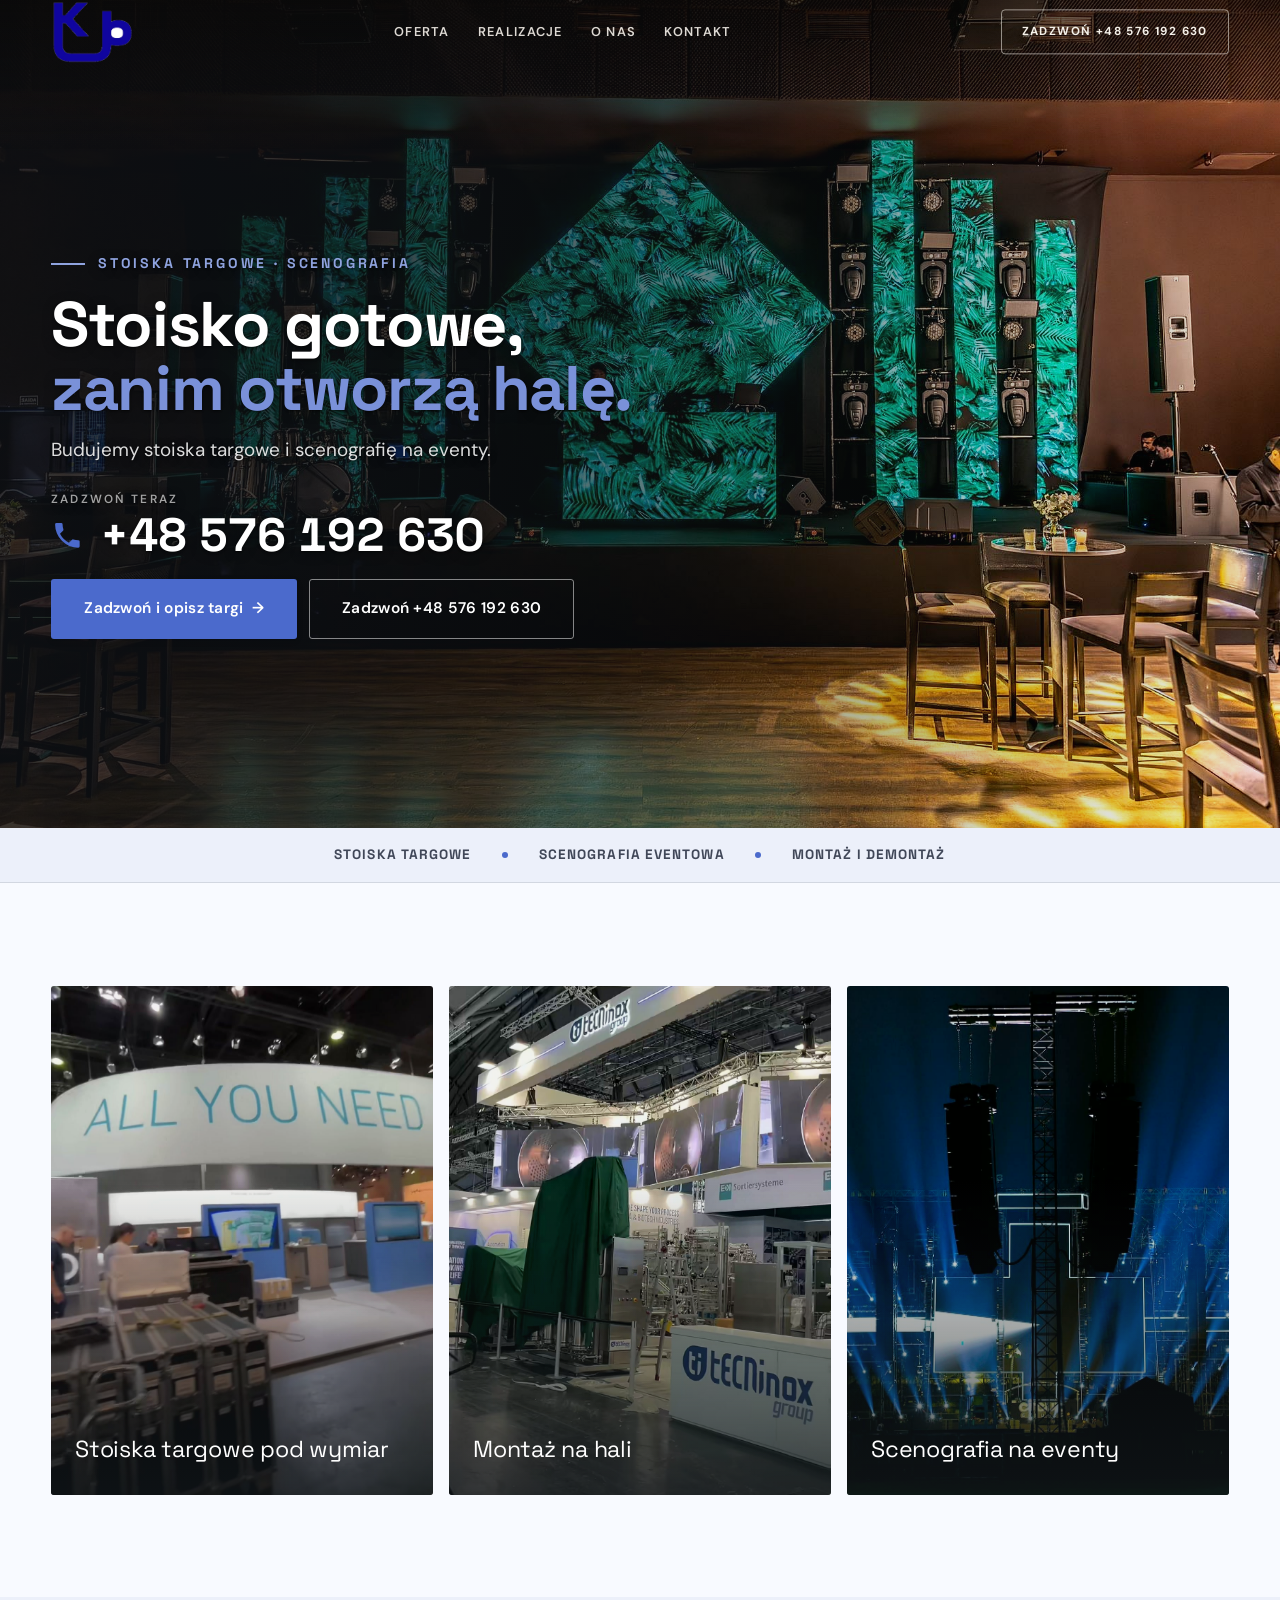
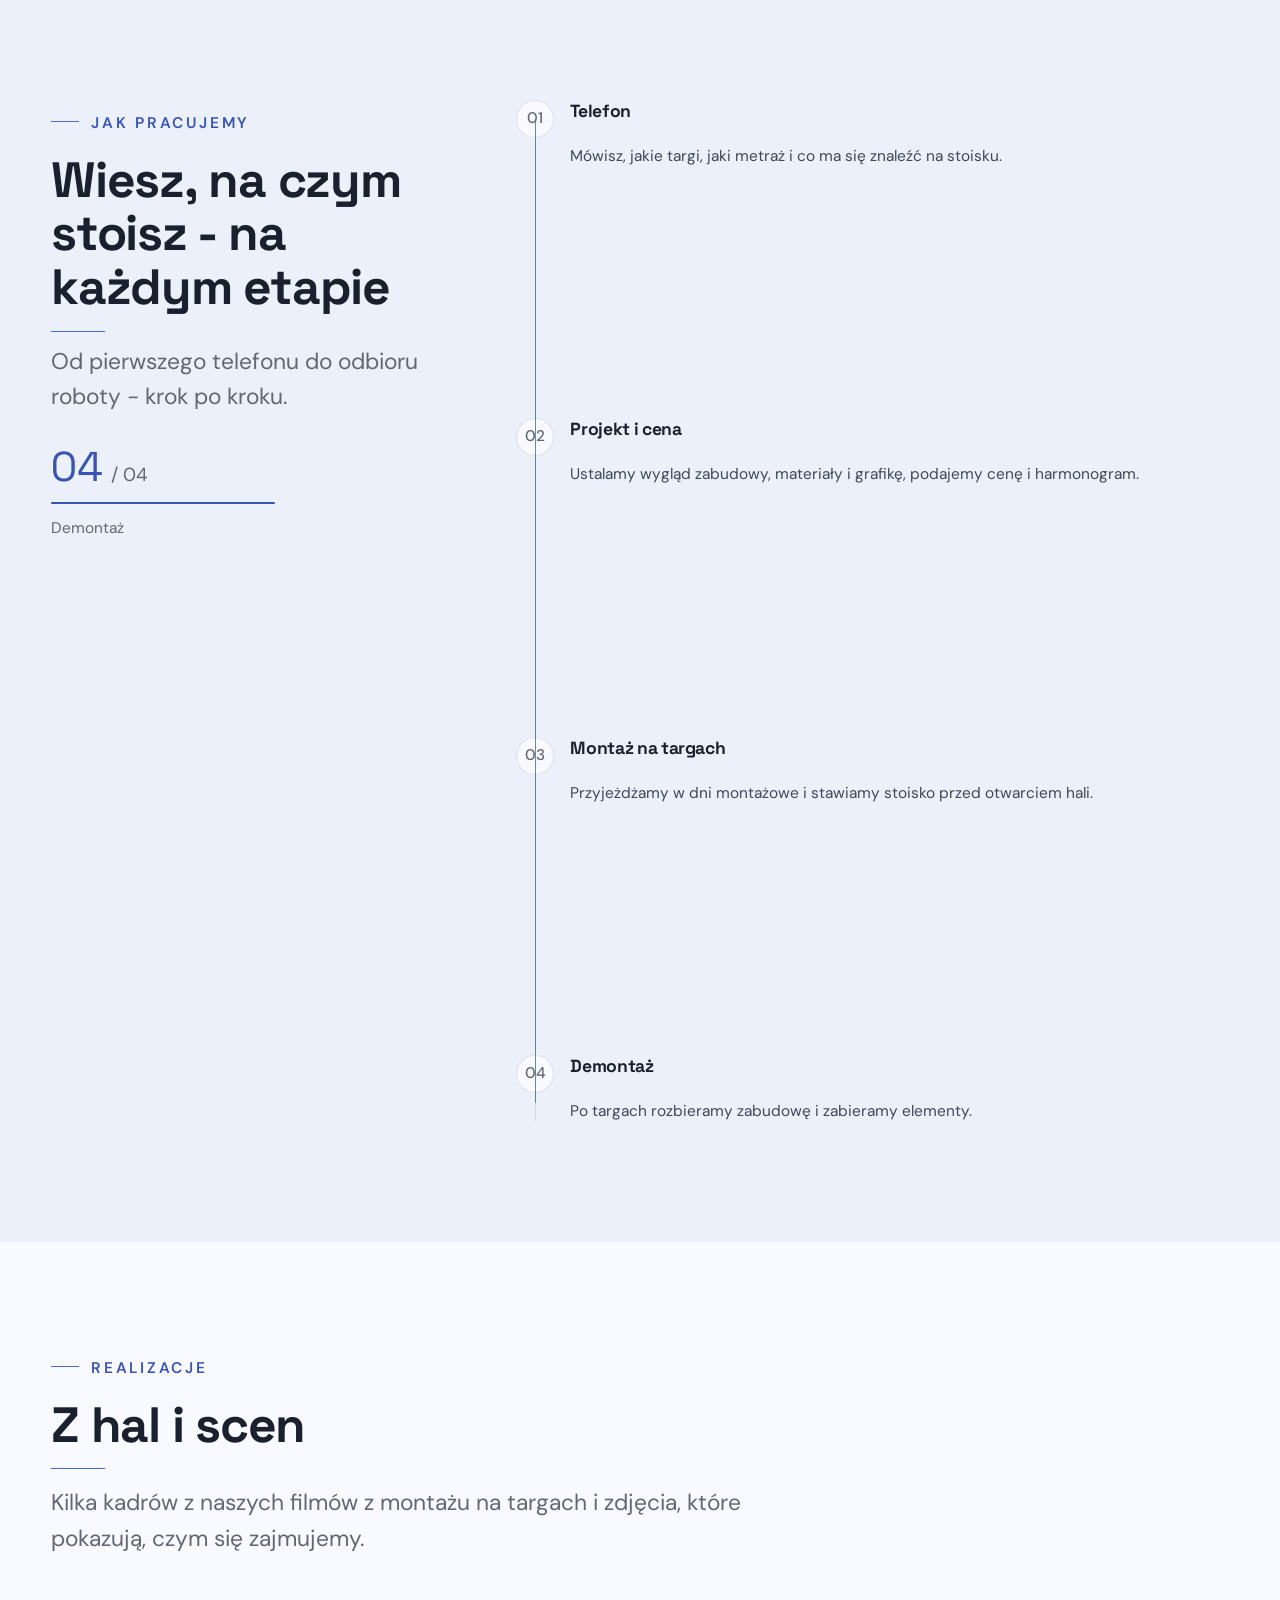
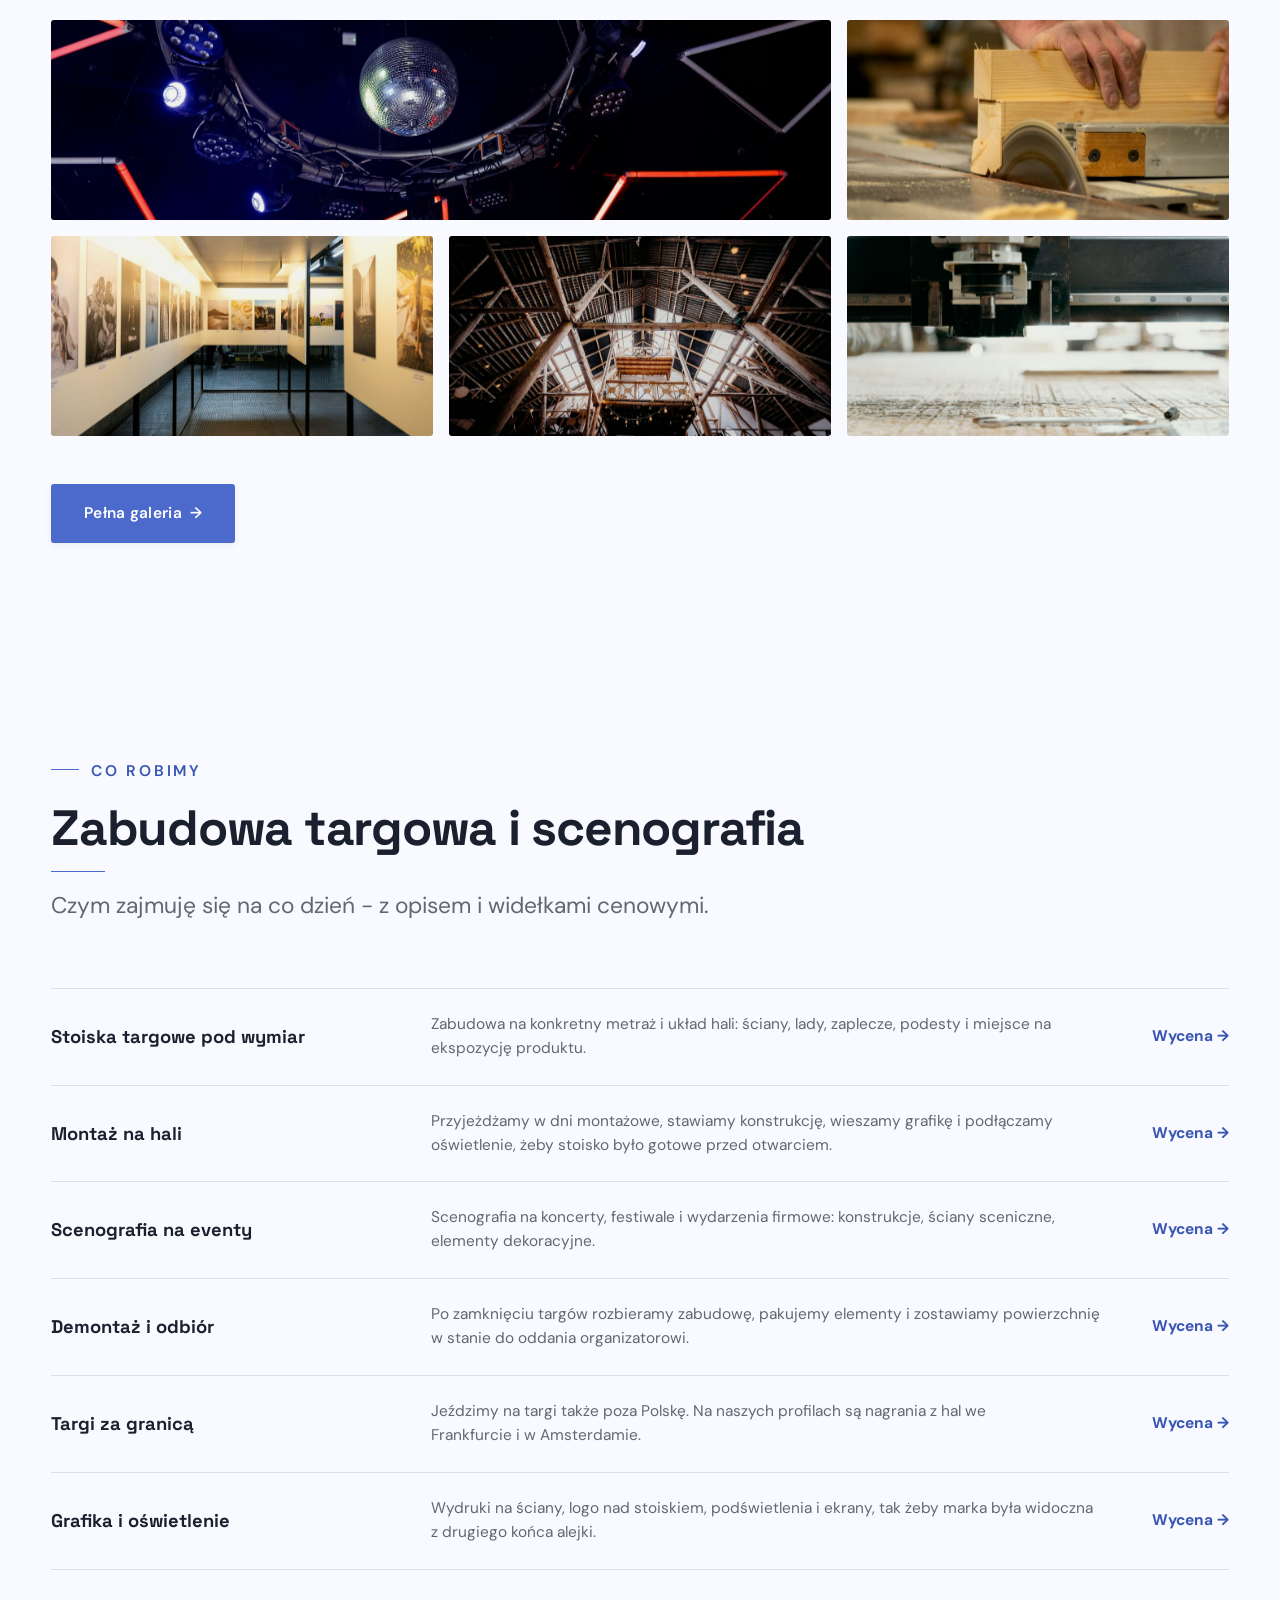
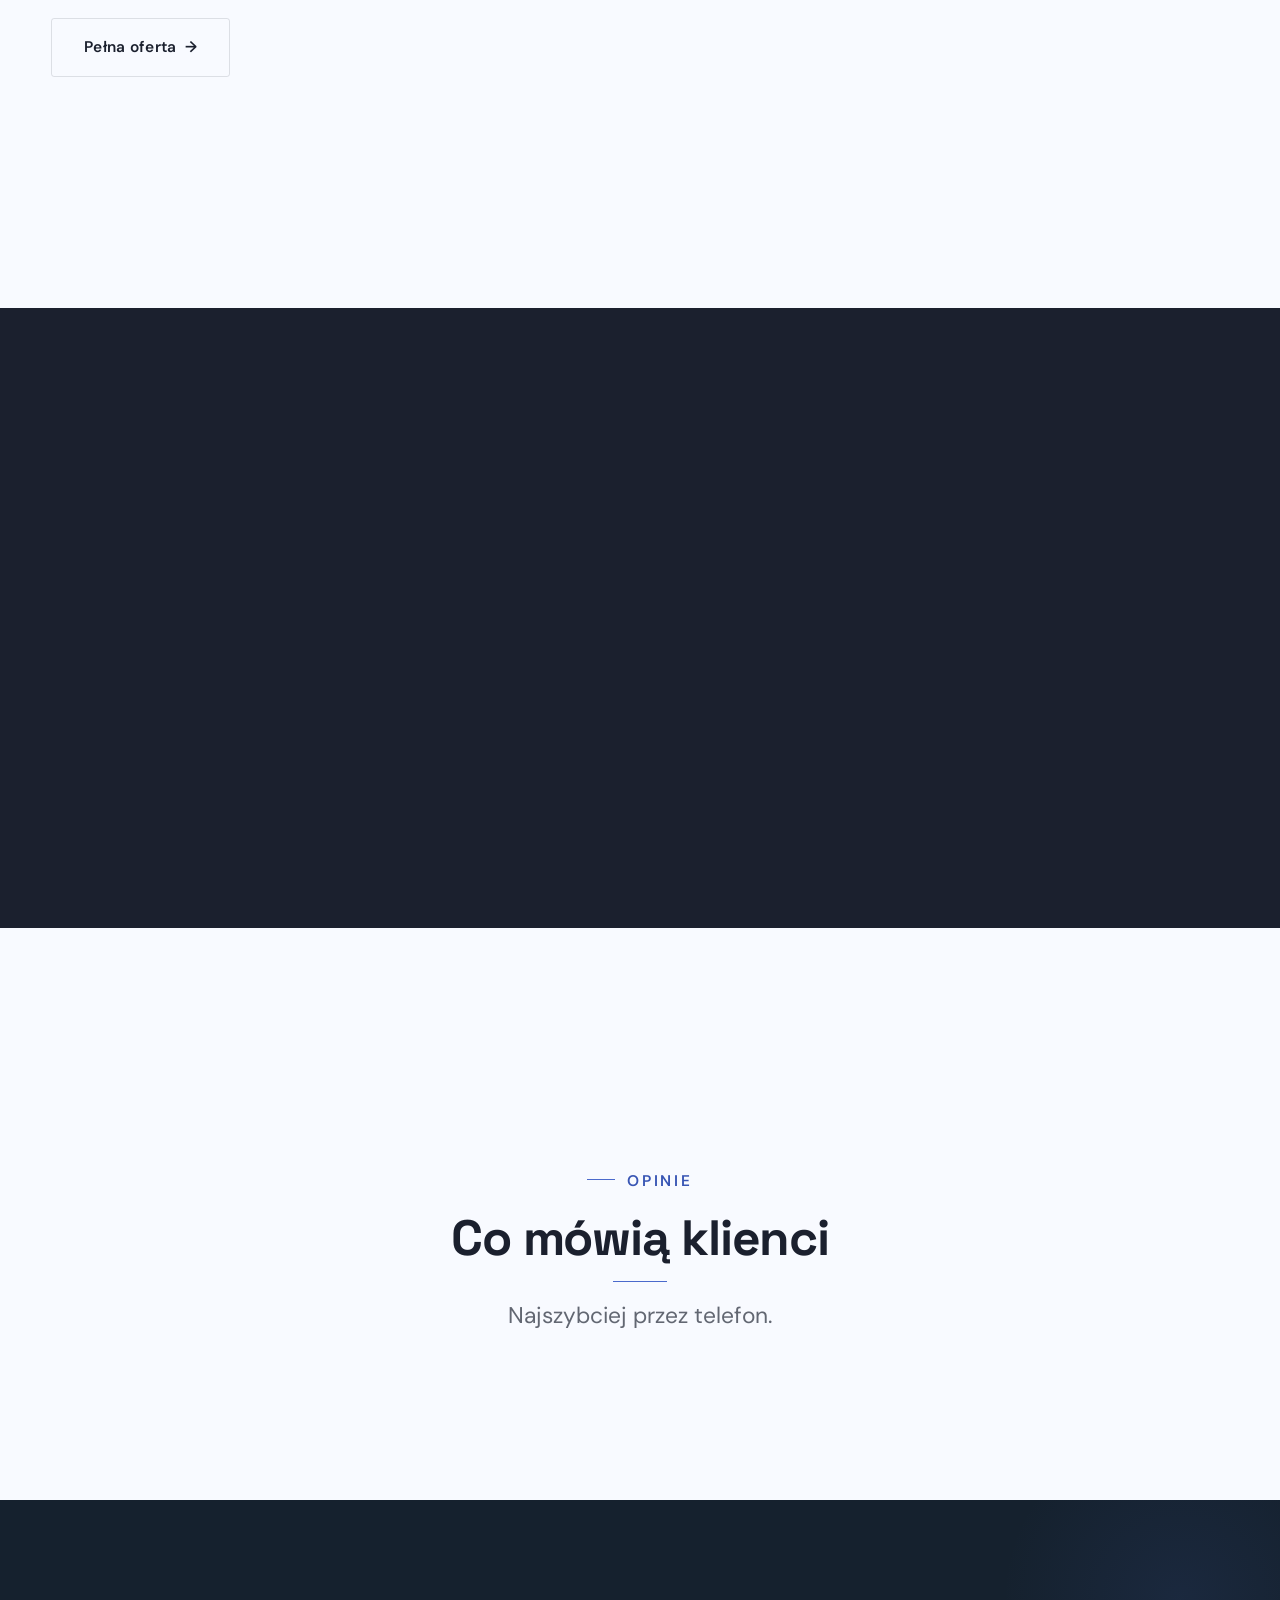
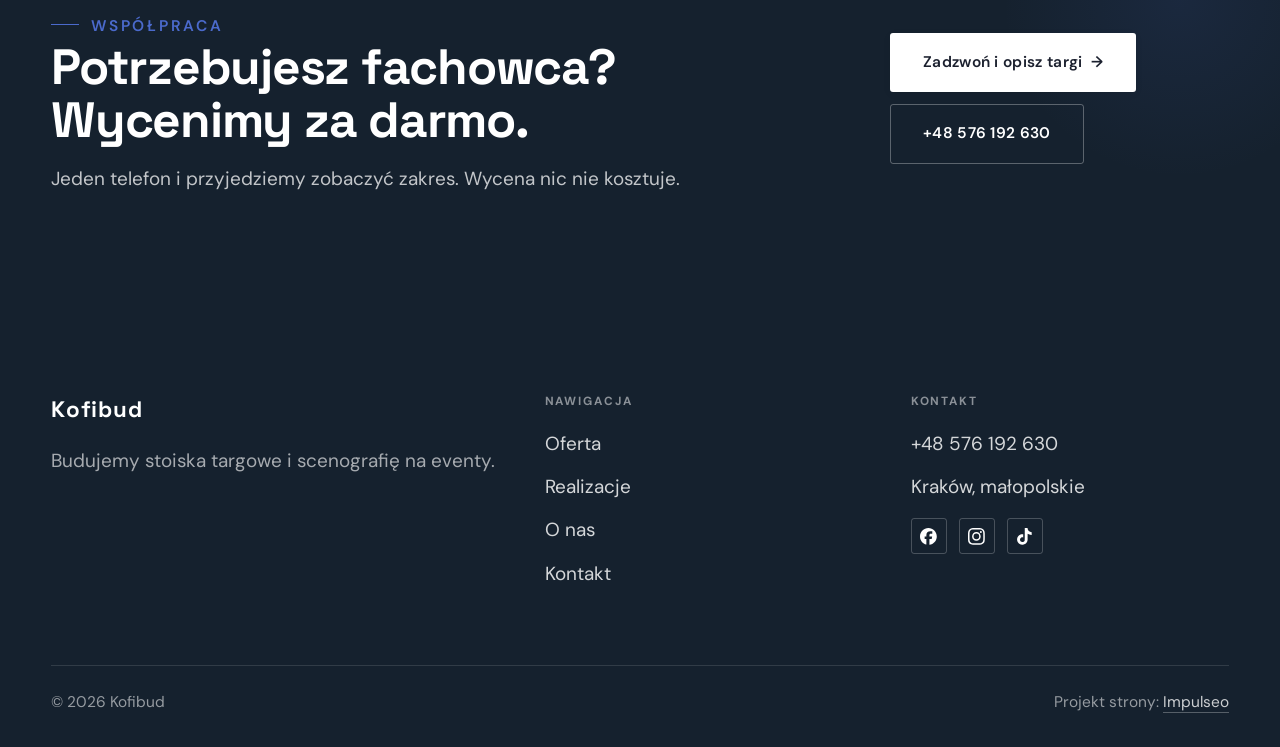
<file: index.html>
<!DOCTYPE html>
<html lang="pl">
<head>
<meta charset="UTF-8">
<meta name="viewport" content="width=device-width, initial-scale=1.0">
<title>Kofibud - stoiska targowe i scenografia</title>
<meta name="description" content="Kofibud: zabudowa stoisk targowych i scenografia na eventy. Projekt, przygotowanie elementów, montaż i demontaż na targach w Polsce i za granicą. Tel. 576 192 630.">
<link rel="canonical" href="https://kris20032.github.io/kofibud/">
<meta name="robots" content="noindex, nofollow">
<meta property="og:type" content="website">
<meta property="og:locale" content="pl_PL">
<meta property="og:site_name" content="Kofibud">
<meta property="og:title" content="Kofibud - stoiska targowe i scenografia">
<meta property="og:description" content="Kofibud: zabudowa stoisk targowych i scenografia na eventy. Projekt, przygotowanie elementów, montaż i demontaż na targach w Polsce i za granicą. Tel. 576 192 630.">
<meta property="og:url" content="https://kris20032.github.io/kofibud/">
<meta property="og:image" content="https://kris20032.github.io/kofibud/img/og.jpg">
<meta property="og:image:width" content="1200">
<meta property="og:image:height" content="630">
<meta name="twitter:card" content="summary_large_image">
<script type="application/ld+json">{"@context": "https://schema.org", "@type": "LocalBusiness", "name": "Kofibud", "url": "https://kris20032.github.io/kofibud/", "telephone": "+48576192630", "image": "https://kris20032.github.io/kofibud/img/og.jpg", "areaServed": "Kraków", "sameAs": ["https://www.facebook.com/Kofibudpl/", "https://www.instagram.com/kofibudpl/", "https://www.tiktok.com/@kofibudpl"]}</script>
<link rel="preconnect" href="https://fonts.googleapis.com">
<link rel="preconnect" href="https://fonts.gstatic.com" crossorigin>
<link href="https://fonts.googleapis.com/css2?family=Space+Grotesk:wght@500;600;700&family=DM+Sans:opsz,wght@9..40,400;9..40,500;9..40,600&display=swap" rel="stylesheet">
<link rel="stylesheet" href="assets/styles.css?v=de22ab3e">
</head>
<body>

<header class="nav">
  <div class="wrap nav-inner">
    <a class="brand brand-has-logo" href="index.html"><img class="brand-logo" src="img/logo.png" alt="Kofibud" width="406" height="315" decoding="async"></a>
    <nav class="nav-links">
      <a href="oferta.html">Oferta</a>
      <a href="realizacje.html">Realizacje</a>
      <a href="o-nas.html">O nas</a>
      <a href="kontakt.html">Kontakt</a>
      <a href="tel:+48576192630" class="btn btn-accent">Zadzwoń +48 576 192 630</a>
    </nav>
    <button class="nav-toggle" aria-label="Menu"><span></span><span></span><span></span></button>
  </div>
</header>

<main>
<section class="hero-fach">
  <img class="hf-photo" src="img/hero.jpg" fetchpriority="high" data-rotate="img/g3.jpg|img/g6.jpg" alt="Kofibud" width="1880" height="1253">
  <div class="hf-panel">
    <div class="hf-inner">
      <span class="hf-kicker">Stoiska targowe · Scenografia</span>
      <h1 class="hf-title">Stoisko gotowe, <em>zanim otworzą halę.</em></h1>
      <p class="hf-lead">Budujemy stoiska targowe i scenografię na eventy.</p>
      <a class="hf-phone" href="tel:+48576192630"><span class="hf-phone-lab">Zadzwoń teraz</span><span class="hf-phone-num"><svg class="ico-tel" width="16" height="16" viewBox="0 0 24 24" fill="none" aria-hidden="true"><path d="M6.6 10.8a15.5 15.5 0 0 0 6.6 6.6l2.2-2.2a1 1 0 0 1 1-.24 11.4 11.4 0 0 0 3.6.58 1 1 0 0 1 1 1V20a1 1 0 0 1-1 1A17 17 0 0 1 3 4a1 1 0 0 1 1-1h3.5a1 1 0 0 1 1 1c0 1.25.2 2.46.58 3.6a1 1 0 0 1-.25 1l-2.23 2.2Z" fill="currentColor"/></svg> +48 576 192 630</span></a>
      <div class="hf-actions">
        <a href="kontakt.html" class="btn btn-accent">Zadzwoń i opisz targi <span class="arr">→</span></a>
        <a href="tel:+48576192630" class="btn btn-ghost hf-ghost">Zadzwoń +48 576 192 630</a>
      </div>
    </div>
  </div>
</section>
<section class="fach-promise">
  <div class="wrap">
    <ul class="fp-row reveal"><li>Stoiska targowe</li><li>Scenografia eventowa</li><li>Montaż i demontaż</li></ul>
  </div>
</section>
<section class="gateways-band">
  <div class="wrap">
    <div class="gateways">
      <a href="oferta.html" class="gateway reveal"><img src="img/g1.jpg" alt="Stoiska targowe pod wymiar" loading="lazy" width="1080" height="1920" decoding="async"><span class="g-ttl">Stoiska targowe pod wymiar</span></a>
      <a href="oferta.html" class="gateway reveal"><img src="img/g2.jpg" alt="Montaż na hali" loading="lazy" width="1080" height="1920" decoding="async"><span class="g-ttl">Montaż na hali</span></a>
      <a href="oferta.html" class="gateway reveal"><img src="img/g4.jpg" alt="Scenografia na eventy" loading="lazy" width="1880" height="1253" decoding="async"><span class="g-ttl">Scenografia na eventy</span></a>
    </div>
  </div>
</section>
<section class="proces proces-os fachowcy">
  <div class="wrap proc-grid">
    <div class="proc-side">
      <div class="head reveal">
        <span class="eyebrow">Jak pracujemy</span>
        <h2>Wiesz, na czym stoisz - na każdym etapie</h2>
        <p>Od pierwszego telefonu do odbioru roboty - krok po kroku.</p>
      </div>
      <div class="proc-count" aria-hidden="true"><span class="pc-cur">01</span><span class="pc-all">/ 04</span></div>
      <div class="proc-bar" aria-hidden="true"><i></i></div>
      <p class="proc-now" aria-hidden="true">Telefon</p>
    </div>
    <ol class="proces-line">
      <li class="reveal"><span class="pno">01</span><h3>Telefon</h3><p>Mówisz, jakie targi, jaki metraż i co ma się znaleźć na stoisku.</p></li>
      <li class="reveal"><span class="pno">02</span><h3>Projekt i cena</h3><p>Ustalamy wygląd zabudowy, materiały i grafikę, podajemy cenę i harmonogram.</p></li>
      <li class="reveal"><span class="pno">03</span><h3>Montaż na targach</h3><p>Przyjeżdżamy w dni montażowe i stawiamy stoisko przed otwarciem hali.</p></li>
      <li class="reveal"><span class="pno">04</span><h3>Demontaż</h3><p>Po targach rozbieramy zabudowę i zabieramy elementy.</p></li>
    </ol>
  </div>
</section>
<section>
  <div class="wrap">
    <div class="head reveal">
      <span class="eyebrow">Realizacje</span>
      <h2>Z hal i scen</h2>
      <p>Kilka kadrów z naszych filmów z montażu na targach i zdjęcia, które pokazują, czym się zajmujemy.</p>
    </div>
    <div class="gallery">
      <div class="tile t-two3 reveal"><img src="img/g5.jpg" alt="Kofibud" loading="lazy" width="1880" height="1253" decoding="async"></div>
      <div class="tile t-third reveal"><img src="img/g7.jpg" alt="Kofibud" loading="lazy" width="1796" height="1152" decoding="async"></div>
      <div class="tile t-third reveal"><img src="img/g8.jpg" alt="Kofibud" loading="lazy" width="1880" height="1253" decoding="async"></div>
      <div class="tile t-third reveal"><img src="img/g9.jpg" alt="Kofibud" loading="lazy" width="1880" height="1253" decoding="async"></div>
      <div class="tile t-third reveal"><img src="img/g10.jpg" alt="Kofibud" loading="lazy" width="1840" height="1218" decoding="async"></div>
    </div>
    <div style="margin-top:var(--space-7)" class="reveal"><a href="realizacje.html" class="btn btn-accent">Pełna galeria <span class="arr">→</span></a></div>
  </div>
</section>
<section class="fach-uslugi">
  <div class="wrap">
    <div class="head reveal">
      <span class="eyebrow">Co robimy</span>
      <h2>Zabudowa targowa i scenografia</h2>
      <p>Czym zajmuję się na co dzień - z opisem i widełkami cenowymi.</p>
    </div>
    <ul class="fu-list">
      <li class="fu-row reveal"><div class="fu-name">Stoiska targowe pod wymiar</div><div class="fu-desc">Zabudowa na konkretny metraż i układ hali: ściany, lady, zaplecze, podesty i miejsce na ekspozycję produktu.</div><a class="fu-cta" href="kontakt.html">Wycena <span class="arr">→</span></a></li>
      <li class="fu-row reveal"><div class="fu-name">Montaż na hali</div><div class="fu-desc">Przyjeżdżamy w dni montażowe, stawiamy konstrukcję, wieszamy grafikę i podłączamy oświetlenie, żeby stoisko było gotowe przed otwarciem.</div><a class="fu-cta" href="kontakt.html">Wycena <span class="arr">→</span></a></li>
      <li class="fu-row reveal"><div class="fu-name">Scenografia na eventy</div><div class="fu-desc">Scenografia na koncerty, festiwale i wydarzenia firmowe: konstrukcje, ściany sceniczne, elementy dekoracyjne.</div><a class="fu-cta" href="kontakt.html">Wycena <span class="arr">→</span></a></li>
      <li class="fu-row reveal"><div class="fu-name">Demontaż i odbiór</div><div class="fu-desc">Po zamknięciu targów rozbieramy zabudowę, pakujemy elementy i zostawiamy powierzchnię w stanie do oddania organizatorowi.</div><a class="fu-cta" href="kontakt.html">Wycena <span class="arr">→</span></a></li>
      <li class="fu-row reveal"><div class="fu-name">Targi za granicą</div><div class="fu-desc">Jeździmy na targi także poza Polskę. Na naszych profilach są nagrania z hal we Frankfurcie i w Amsterdamie.</div><a class="fu-cta" href="kontakt.html">Wycena <span class="arr">→</span></a></li>
      <li class="fu-row reveal"><div class="fu-name">Grafika i oświetlenie</div><div class="fu-desc">Wydruki na ściany, logo nad stoiskiem, podświetlenia i ekrany, tak żeby marka była widoczna z drugiego końca alejki.</div><a class="fu-cta" href="kontakt.html">Wycena <span class="arr">→</span></a></li>
    </ul>
    <div style="margin-top:var(--space-7)" class="reveal"><a href="oferta.html" class="btn btn-ghost">Pełna oferta <span class="arr">→</span></a></div>
  </div>
</section>
<section class="stopklatka" aria-hidden="true">
  <div class="stk-bg" style="background-image:url(img/g11.jpg)"></div>
</section>
<section class="opinie op-fallback">
  <div class="wrap">
    <div class="head center reveal">
      <span class="eyebrow">Opinie</span>
      <h2>Co mówią klienci</h2>
      <p>Najszybciej przez telefon.</p>
    </div>
  </div>
</section>
<section class="cta">
  <div class="wrap">
    <div class="reveal">
      <span class="eyebrow">Współpraca</span>
      <h2>Potrzebujesz fachowca? Wycenimy za darmo.</h2>
      <p>Jeden telefon i przyjedziemy zobaczyć zakres. Wycena nic nie kosztuje.</p>
    </div>
    <div class="cta-actions reveal">
      <a href="kontakt.html" class="btn btn-light">Zadzwoń i opisz targi <span class="arr">→</span></a>
      <a href="tel:+48576192630" class="btn btn-ghost btn-ghost-cta">+48 576 192 630</a>
    </div>
  </div>
</section>
</main>

<footer>
  <div class="wrap">
    <div class="foot-grid">
      <div class="foot-brand">
        <div class="name">Kofibud</div>
        <p>Budujemy stoiska targowe i scenografię na eventy.</p>
      </div>
      <div class="foot-col">
        <h4>Nawigacja</h4>
        <a href="oferta.html">Oferta</a>
        <a href="realizacje.html">Realizacje</a>
        <a href="o-nas.html">O nas</a>
        <a href="kontakt.html">Kontakt</a>
      </div>
      <div class="foot-col">
        <h4>Kontakt</h4>
        <a href="tel:+48576192630">+48 576 192 630</a>
        <p>Kraków, małopolskie</p>
      <div class="foot-soc">
        <a class="soc" href="https://www.facebook.com/Kofibudpl/" target="_blank" rel="noopener" aria-label="Facebook - Kofibud"><svg viewBox="0 0 24 24" aria-hidden="true" focusable="false"><path d="M9.101 23.691v-7.98H6.627v-3.667h2.474v-1.58c0-4.085 1.848-5.978 5.858-5.978.401 0 .955.042 1.468.103a8.68 8.68 0 0 1 1.141.195v3.325a8.623 8.623 0 0 0-.653-.036 26.805 26.805 0 0 0-.733-.009c-.707 0-1.259.096-1.675.309a1.686 1.686 0 0 0-.679.622c-.258.42-.374.995-.374 1.752v1.297h3.919l-.386 2.103-.287 1.564h-3.246v8.245C19.396 23.238 24 18.179 24 12.044c0-6.627-5.373-12-12-12s-12 5.373-12 12c0 5.628 3.874 10.35 9.101 11.647Z" fill="currentColor"/></svg></a>
        <a class="soc" href="https://www.instagram.com/kofibudpl/" target="_blank" rel="noopener" aria-label="Instagram - Kofibud"><svg viewBox="0 0 24 24" aria-hidden="true" focusable="false"><path d="M7.0301.084c-1.2768.0602-2.1487.264-2.911.5634-.7888.3075-1.4575.72-2.1228 1.3877-.6652.6677-1.075 1.3368-1.3802 2.127-.2954.7638-.4956 1.6365-.552 2.914-.0564 1.2775-.0689 1.6882-.0626 4.947.0062 3.2586.0206 3.6671.0825 4.9473.061 1.2765.264 2.1482.5635 2.9107.308.7889.72 1.4573 1.388 2.1228.6679.6655 1.3365 1.0743 2.1285 1.38.7632.295 1.6361.4961 2.9134.552 1.2773.056 1.6884.069 4.9462.0627 3.2578-.0062 3.668-.0207 4.9478-.0814 1.28-.0607 2.147-.2652 2.9098-.5633.7889-.3086 1.4578-.72 2.1228-1.3881.665-.6682 1.0745-1.3378 1.3795-2.1284.2957-.7632.4966-1.636.552-2.9124.056-1.2809.0692-1.6898.063-4.948-.0063-3.2583-.021-3.6668-.0817-4.9465-.0607-1.2797-.264-2.1487-.5633-2.9117-.3084-.7889-.72-1.4568-1.3876-2.1228C21.2982 1.33 20.628.9208 19.8378.6165 19.074.321 18.2017.1197 16.9244.0645 15.6471.0093 15.236-.005 11.977.0014 8.718.0076 8.31.0215 7.0301.0839m.1402 21.6932c-1.17-.0509-1.8053-.2453-2.2287-.408-.5606-.216-.96-.4771-1.3819-.895-.422-.4178-.6811-.8186-.9-1.378-.1644-.4234-.3624-1.058-.4171-2.228-.0595-1.2645-.072-1.6442-.079-4.848-.007-3.2037.0053-3.583.0607-4.848.05-1.169.2456-1.805.408-2.2282.216-.5613.4762-.96.895-1.3816.4188-.4217.8184-.6814 1.3783-.9003.423-.1651 1.0575-.3614 2.227-.4171 1.2655-.06 1.6447-.072 4.848-.079 3.2033-.007 3.5835.005 4.8495.0608 1.169.0508 1.8053.2445 2.228.408.5608.216.96.4754 1.3816.895.4217.4194.6816.8176.9005 1.3787.1653.4217.3617 1.056.4169 2.2263.0602 1.2655.0739 1.645.0796 4.848.0058 3.203-.0055 3.5834-.061 4.848-.051 1.17-.245 1.8055-.408 2.2294-.216.5604-.4763.96-.8954 1.3814-.419.4215-.8181.6811-1.3783.9-.4224.1649-1.0577.3617-2.2262.4174-1.2656.0595-1.6448.072-4.8493.079-3.2045.007-3.5825-.006-4.848-.0608M16.953 5.5864A1.44 1.44 0 1 0 18.39 4.144a1.44 1.44 0 0 0-1.437 1.4424M5.8385 12.012c.0067 3.4032 2.7706 6.1557 6.173 6.1493 3.4026-.0065 6.157-2.7701 6.1506-6.1733-.0065-3.4032-2.771-6.1565-6.174-6.1498-3.403.0067-6.156 2.771-6.1496 6.1738M8 12.0077a4 4 0 1 1 4.008 3.9921A3.9996 3.9996 0 0 1 8 12.0077" fill="currentColor"/></svg></a>
        <a class="soc" href="https://www.tiktok.com/@kofibudpl" target="_blank" rel="noopener" aria-label="TikTok - Kofibud"><svg viewBox="0 0 24 24" aria-hidden="true" focusable="false"><path d="M12.525.02c1.31-.02 2.61-.01 3.91-.02.08 1.53.63 3.09 1.75 4.17 1.12 1.11 2.7 1.62 4.24 1.79v4.03c-1.44-.05-2.89-.35-4.2-.97-.57-.26-1.1-.59-1.62-.93-.01 2.92.01 5.84-.02 8.75-.08 1.4-.54 2.79-1.35 3.94-1.31 1.92-3.58 3.17-5.91 3.21-1.43.08-2.86-.31-4.08-1.03-2.02-1.19-3.44-3.37-3.65-5.71-.02-.5-.03-1-.01-1.49.18-1.9 1.12-3.72 2.58-4.96 1.66-1.44 3.98-2.13 6.15-1.72.02 1.48-.04 2.96-.04 4.44-.99-.32-2.15-.23-3.02.37-.63.41-1.11 1.04-1.36 1.75-.21.51-.15 1.07-.14 1.61.24 1.64 1.82 3.02 3.5 2.87 1.12-.01 2.19-.66 2.77-1.61.19-.33.4-.67.41-1.06.1-1.79.06-3.57.07-5.36.01-4.03-.01-8.05.02-12.07z" fill="currentColor"/></svg></a>
      </div>
      </div>
    </div>
    <div class="foot-bot">
      <span>© 2026 Kofibud</span>
      <span>Projekt strony: <a class="foot-credit" href="https://impulseo.pl" target="_blank" rel="noopener">Impulseo</a></span>
    </div>
  </div>
</footer>
<div class="sticky-call"><a class="sc-call" href="tel:+48576192630"><svg class="ico-tel" width="16" height="16" viewBox="0 0 24 24" fill="none" aria-hidden="true"><path d="M6.6 10.8a15.5 15.5 0 0 0 6.6 6.6l2.2-2.2a1 1 0 0 1 1-.24 11.4 11.4 0 0 0 3.6.58 1 1 0 0 1 1 1V20a1 1 0 0 1-1 1A17 17 0 0 1 3 4a1 1 0 0 1 1-1h3.5a1 1 0 0 1 1 1c0 1.25.2 2.46.58 3.6a1 1 0 0 1-.25 1l-2.23 2.2Z" fill="currentColor"/></svg> Zadzwoń</a><a class="sc-quote" href="kontakt.html">Zadzwoń i opisz targi</a></div>
<div class="demo-wazne" data-do="2026-11-08" data-cykl="3" hidden><svg class="dw-ico" width="13" height="13" viewBox="0 0 24 24" fill="none" aria-hidden="true"><circle cx="12" cy="12" r="8.6" stroke="currentColor" stroke-width="1.8"/><path d="M12 7.2V12l3.3 2" stroke="currentColor" stroke-width="1.8" stroke-linecap="round"/></svg><span class="dw-txt"></span></div>

<script src="assets/main.js"></script>
</body>
</html>
</file>
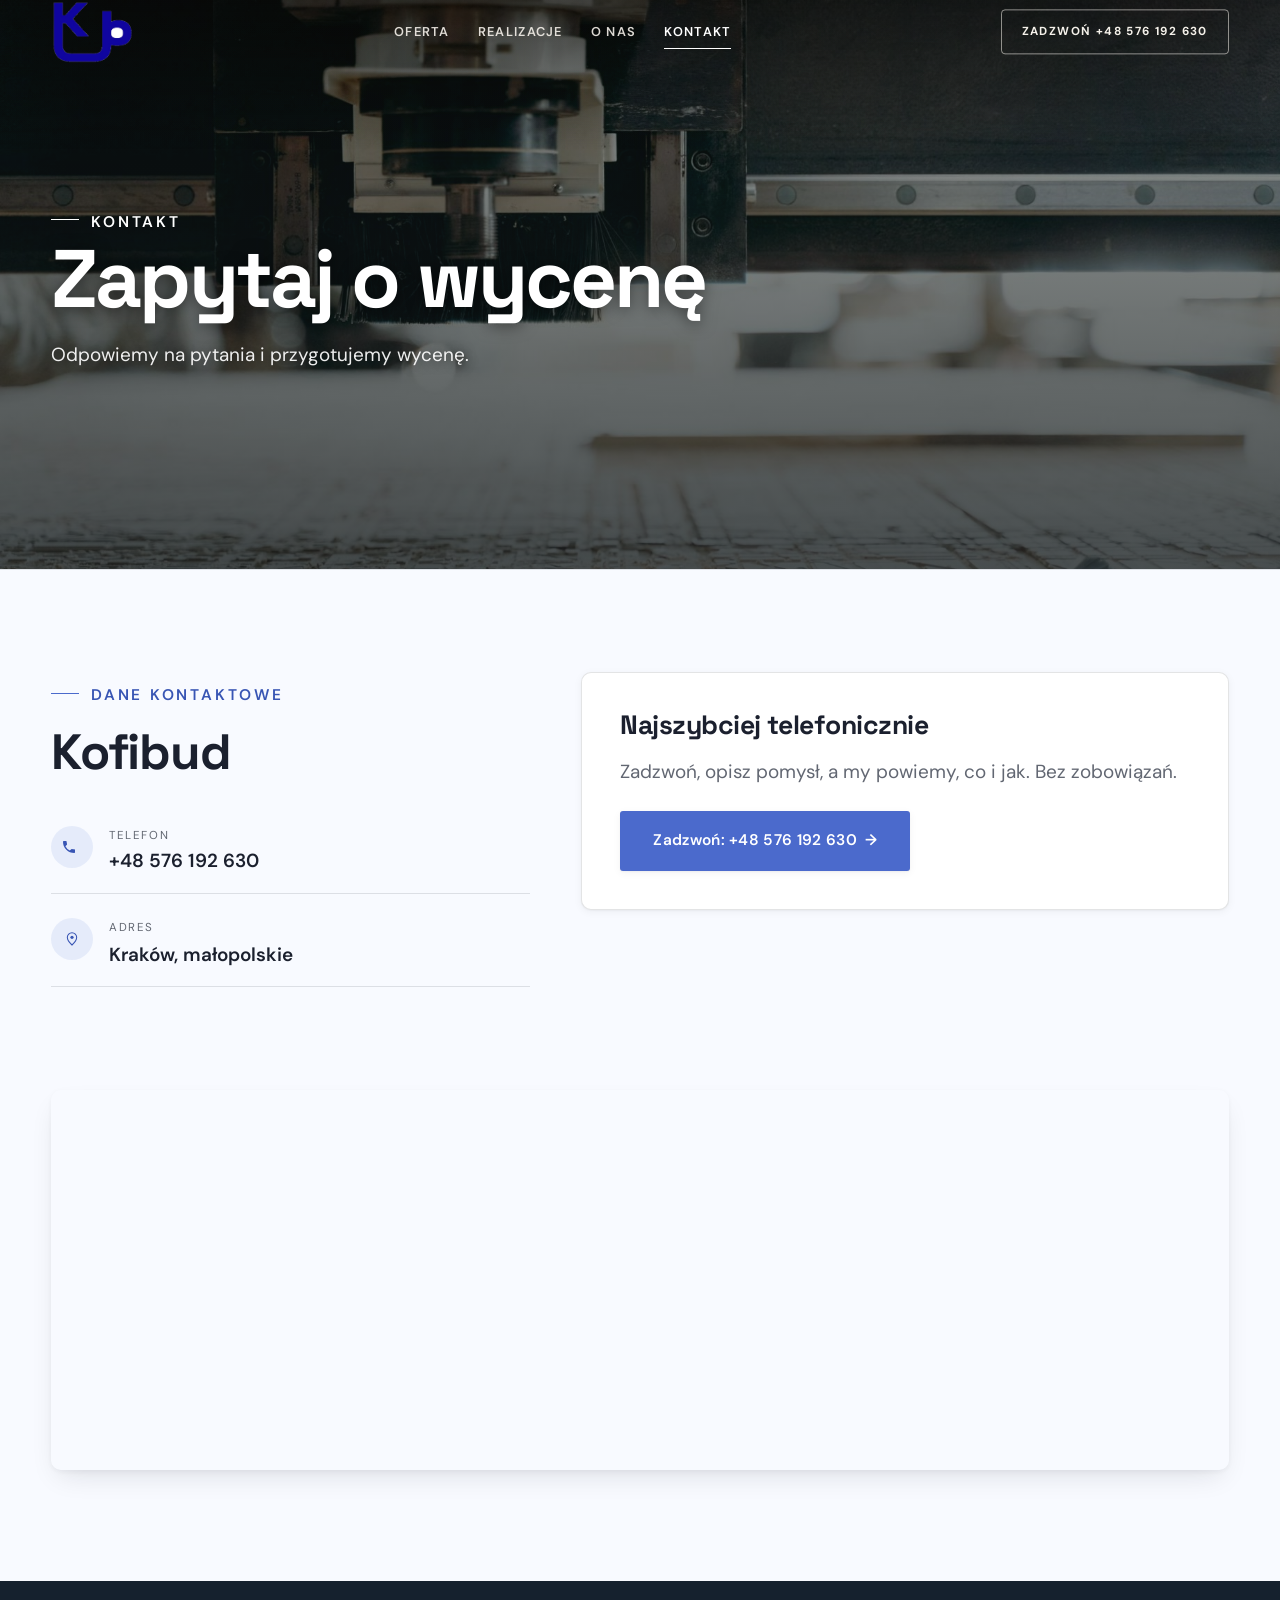
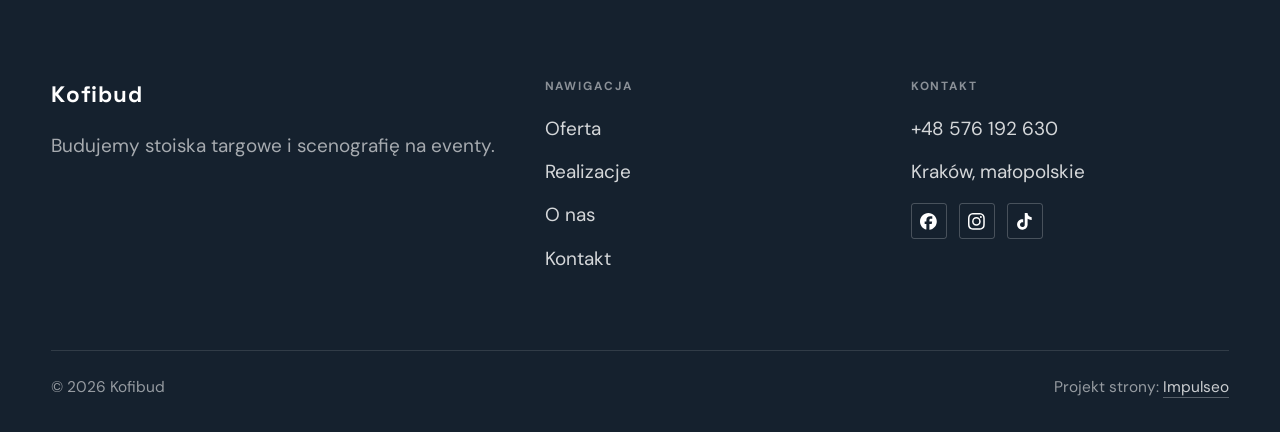
<file: kontakt.html>
<!DOCTYPE html>
<html lang="pl">
<head>
<meta charset="UTF-8">
<meta name="viewport" content="width=device-width, initial-scale=1.0">
<title>Kontakt - Kofibud</title>
<meta name="description" content="Kontakt Kofibud - Kraków, małopolskie">
<link rel="canonical" href="https://kris20032.github.io/kofibud/kontakt.html">
<meta name="robots" content="noindex, nofollow">
<meta property="og:type" content="website">
<meta property="og:locale" content="pl_PL">
<meta property="og:site_name" content="Kofibud">
<meta property="og:title" content="Kontakt - Kofibud">
<meta property="og:description" content="Kontakt Kofibud - Kraków, małopolskie">
<meta property="og:url" content="https://kris20032.github.io/kofibud/kontakt.html">
<meta property="og:image" content="https://kris20032.github.io/kofibud/img/og.jpg">
<meta property="og:image:width" content="1200">
<meta property="og:image:height" content="630">
<meta name="twitter:card" content="summary_large_image">
<link rel="preconnect" href="https://fonts.googleapis.com">
<link rel="preconnect" href="https://fonts.gstatic.com" crossorigin>
<link href="https://fonts.googleapis.com/css2?family=Space+Grotesk:wght@500;600;700&family=DM+Sans:opsz,wght@9..40,400;9..40,500;9..40,600&display=swap" rel="stylesheet">
<link rel="stylesheet" href="assets/styles.css?v=de22ab3e">
</head>
<body>

<header class="nav">
  <div class="wrap nav-inner">
    <a class="brand brand-has-logo" href="index.html"><img class="brand-logo" src="img/logo.png" alt="Kofibud" width="406" height="315" decoding="async"></a>
    <nav class="nav-links">
      <a href="oferta.html">Oferta</a>
      <a href="realizacje.html">Realizacje</a>
      <a href="o-nas.html">O nas</a>
      <a href="kontakt.html" class="active" aria-current="page">Kontakt</a>
      <a href="tel:+48576192630" class="btn btn-accent">Zadzwoń +48 576 192 630</a>
    </nav>
    <button class="nav-toggle" aria-label="Menu"><span></span><span></span><span></span></button>
  </div>
</header>

<main>
<section class="pagehead">
  <img src="img/g10.jpg" alt="Kofibud - Zapytaj o wycenę" width="1880" height="1253" decoding="async">
  <div class="wrap">
    <span class="eyebrow">Kontakt</span>
    <h1>Zapytaj o wycenę</h1>
    <p>Odpowiemy na pytania i przygotujemy wycenę.</p>
  </div>
</section>
<section>
  <div class="wrap contact-grid">
    <div class="reveal">
      <span class="eyebrow">Dane kontaktowe</span>
      <h2 style="margin:var(--space-4) 0 var(--space-6)">Kofibud</h2>
      <div class="info-list">
        <div class="info-row"><div class="ic"><svg class="ico-tel" width="16" height="16" viewBox="0 0 24 24" fill="none" aria-hidden="true"><path d="M6.6 10.8a15.5 15.5 0 0 0 6.6 6.6l2.2-2.2a1 1 0 0 1 1-.24 11.4 11.4 0 0 0 3.6.58 1 1 0 0 1 1 1V20a1 1 0 0 1-1 1A17 17 0 0 1 3 4a1 1 0 0 1 1-1h3.5a1 1 0 0 1 1 1c0 1.25.2 2.46.58 3.6a1 1 0 0 1-.25 1l-2.23 2.2Z" fill="currentColor"/></svg></div><div><div class="lbl">Telefon</div><a class="val" href="tel:+48576192630">+48 576 192 630</a></div></div>
        <div class="info-row"><div class="ic"><svg class="ico-pin" width="16" height="16" viewBox="0 0 24 24" fill="none" aria-hidden="true"><path d="M12 21s7-6.1 7-11.5A7 7 0 0 0 5 9.5C5 14.9 12 21 12 21Z" stroke="currentColor" stroke-width="1.6" fill="none"/><circle cx="12" cy="9.5" r="2.4" fill="currentColor"/></svg></div><div><div class="lbl">Adres</div><div class="val">Kraków, małopolskie</div></div></div>
      </div>
    </div>
    <div class="reveal">
      <div class="form">
        <h3 style="margin-bottom:var(--space-4)">Najszybciej telefonicznie</h3>
        <p class="muted" style="margin-bottom:var(--space-5)">Zadzwoń, opisz pomysł, a my powiemy, co i jak. Bez zobowiązań.</p>
        <a href="tel:+48576192630" class="btn btn-accent" style="justify-content:center">Zadzwoń: +48 576 192 630 <span class="arr">→</span></a>
      </div>
    </div>
  </div>
</section>
<section style="padding-top:0">
  <div class="wrap reveal">
    <iframe class="map" title="Kofibud - Kraków" src="https://maps.google.com/maps?q=49.8880769%2C19.2216376&z=15&output=embed" loading="lazy" referrerpolicy="no-referrer-when-downgrade"></iframe>
  </div>
</section>
</main>

<footer>
  <div class="wrap">
    <div class="foot-grid">
      <div class="foot-brand">
        <div class="name">Kofibud</div>
        <p>Budujemy stoiska targowe i scenografię na eventy.</p>
      </div>
      <div class="foot-col">
        <h4>Nawigacja</h4>
        <a href="oferta.html">Oferta</a>
        <a href="realizacje.html">Realizacje</a>
        <a href="o-nas.html">O nas</a>
        <a href="kontakt.html">Kontakt</a>
      </div>
      <div class="foot-col">
        <h4>Kontakt</h4>
        <a href="tel:+48576192630">+48 576 192 630</a>
        <p>Kraków, małopolskie</p>
      <div class="foot-soc">
        <a class="soc" href="https://www.facebook.com/Kofibudpl/" target="_blank" rel="noopener" aria-label="Facebook - Kofibud"><svg viewBox="0 0 24 24" aria-hidden="true" focusable="false"><path d="M9.101 23.691v-7.98H6.627v-3.667h2.474v-1.58c0-4.085 1.848-5.978 5.858-5.978.401 0 .955.042 1.468.103a8.68 8.68 0 0 1 1.141.195v3.325a8.623 8.623 0 0 0-.653-.036 26.805 26.805 0 0 0-.733-.009c-.707 0-1.259.096-1.675.309a1.686 1.686 0 0 0-.679.622c-.258.42-.374.995-.374 1.752v1.297h3.919l-.386 2.103-.287 1.564h-3.246v8.245C19.396 23.238 24 18.179 24 12.044c0-6.627-5.373-12-12-12s-12 5.373-12 12c0 5.628 3.874 10.35 9.101 11.647Z" fill="currentColor"/></svg></a>
        <a class="soc" href="https://www.instagram.com/kofibudpl/" target="_blank" rel="noopener" aria-label="Instagram - Kofibud"><svg viewBox="0 0 24 24" aria-hidden="true" focusable="false"><path d="M7.0301.084c-1.2768.0602-2.1487.264-2.911.5634-.7888.3075-1.4575.72-2.1228 1.3877-.6652.6677-1.075 1.3368-1.3802 2.127-.2954.7638-.4956 1.6365-.552 2.914-.0564 1.2775-.0689 1.6882-.0626 4.947.0062 3.2586.0206 3.6671.0825 4.9473.061 1.2765.264 2.1482.5635 2.9107.308.7889.72 1.4573 1.388 2.1228.6679.6655 1.3365 1.0743 2.1285 1.38.7632.295 1.6361.4961 2.9134.552 1.2773.056 1.6884.069 4.9462.0627 3.2578-.0062 3.668-.0207 4.9478-.0814 1.28-.0607 2.147-.2652 2.9098-.5633.7889-.3086 1.4578-.72 2.1228-1.3881.665-.6682 1.0745-1.3378 1.3795-2.1284.2957-.7632.4966-1.636.552-2.9124.056-1.2809.0692-1.6898.063-4.948-.0063-3.2583-.021-3.6668-.0817-4.9465-.0607-1.2797-.264-2.1487-.5633-2.9117-.3084-.7889-.72-1.4568-1.3876-2.1228C21.2982 1.33 20.628.9208 19.8378.6165 19.074.321 18.2017.1197 16.9244.0645 15.6471.0093 15.236-.005 11.977.0014 8.718.0076 8.31.0215 7.0301.0839m.1402 21.6932c-1.17-.0509-1.8053-.2453-2.2287-.408-.5606-.216-.96-.4771-1.3819-.895-.422-.4178-.6811-.8186-.9-1.378-.1644-.4234-.3624-1.058-.4171-2.228-.0595-1.2645-.072-1.6442-.079-4.848-.007-3.2037.0053-3.583.0607-4.848.05-1.169.2456-1.805.408-2.2282.216-.5613.4762-.96.895-1.3816.4188-.4217.8184-.6814 1.3783-.9003.423-.1651 1.0575-.3614 2.227-.4171 1.2655-.06 1.6447-.072 4.848-.079 3.2033-.007 3.5835.005 4.8495.0608 1.169.0508 1.8053.2445 2.228.408.5608.216.96.4754 1.3816.895.4217.4194.6816.8176.9005 1.3787.1653.4217.3617 1.056.4169 2.2263.0602 1.2655.0739 1.645.0796 4.848.0058 3.203-.0055 3.5834-.061 4.848-.051 1.17-.245 1.8055-.408 2.2294-.216.5604-.4763.96-.8954 1.3814-.419.4215-.8181.6811-1.3783.9-.4224.1649-1.0577.3617-2.2262.4174-1.2656.0595-1.6448.072-4.8493.079-3.2045.007-3.5825-.006-4.848-.0608M16.953 5.5864A1.44 1.44 0 1 0 18.39 4.144a1.44 1.44 0 0 0-1.437 1.4424M5.8385 12.012c.0067 3.4032 2.7706 6.1557 6.173 6.1493 3.4026-.0065 6.157-2.7701 6.1506-6.1733-.0065-3.4032-2.771-6.1565-6.174-6.1498-3.403.0067-6.156 2.771-6.1496 6.1738M8 12.0077a4 4 0 1 1 4.008 3.9921A3.9996 3.9996 0 0 1 8 12.0077" fill="currentColor"/></svg></a>
        <a class="soc" href="https://www.tiktok.com/@kofibudpl" target="_blank" rel="noopener" aria-label="TikTok - Kofibud"><svg viewBox="0 0 24 24" aria-hidden="true" focusable="false"><path d="M12.525.02c1.31-.02 2.61-.01 3.91-.02.08 1.53.63 3.09 1.75 4.17 1.12 1.11 2.7 1.62 4.24 1.79v4.03c-1.44-.05-2.89-.35-4.2-.97-.57-.26-1.1-.59-1.62-.93-.01 2.92.01 5.84-.02 8.75-.08 1.4-.54 2.79-1.35 3.94-1.31 1.92-3.58 3.17-5.91 3.21-1.43.08-2.86-.31-4.08-1.03-2.02-1.19-3.44-3.37-3.65-5.71-.02-.5-.03-1-.01-1.49.18-1.9 1.12-3.72 2.58-4.96 1.66-1.44 3.98-2.13 6.15-1.72.02 1.48-.04 2.96-.04 4.44-.99-.32-2.15-.23-3.02.37-.63.41-1.11 1.04-1.36 1.75-.21.51-.15 1.07-.14 1.61.24 1.64 1.82 3.02 3.5 2.87 1.12-.01 2.19-.66 2.77-1.61.19-.33.4-.67.41-1.06.1-1.79.06-3.57.07-5.36.01-4.03-.01-8.05.02-12.07z" fill="currentColor"/></svg></a>
      </div>
      </div>
    </div>
    <div class="foot-bot">
      <span>© 2026 Kofibud</span>
      <span>Projekt strony: <a class="foot-credit" href="https://impulseo.pl" target="_blank" rel="noopener">Impulseo</a></span>
    </div>
  </div>
</footer>
<div class="sticky-call"><a class="sc-call" href="tel:+48576192630"><svg class="ico-tel" width="16" height="16" viewBox="0 0 24 24" fill="none" aria-hidden="true"><path d="M6.6 10.8a15.5 15.5 0 0 0 6.6 6.6l2.2-2.2a1 1 0 0 1 1-.24 11.4 11.4 0 0 0 3.6.58 1 1 0 0 1 1 1V20a1 1 0 0 1-1 1A17 17 0 0 1 3 4a1 1 0 0 1 1-1h3.5a1 1 0 0 1 1 1c0 1.25.2 2.46.58 3.6a1 1 0 0 1-.25 1l-2.23 2.2Z" fill="currentColor"/></svg> Zadzwoń</a><a class="sc-quote" href="kontakt.html">Zadzwoń i opisz targi</a></div>
<div class="demo-wazne" data-do="2026-11-08" data-cykl="3" hidden><svg class="dw-ico" width="13" height="13" viewBox="0 0 24 24" fill="none" aria-hidden="true"><circle cx="12" cy="12" r="8.6" stroke="currentColor" stroke-width="1.8"/><path d="M12 7.2V12l3.3 2" stroke="currentColor" stroke-width="1.8" stroke-linecap="round"/></svg><span class="dw-txt"></span></div>

<script src="assets/main.js"></script>
</body>
</html>
</file>
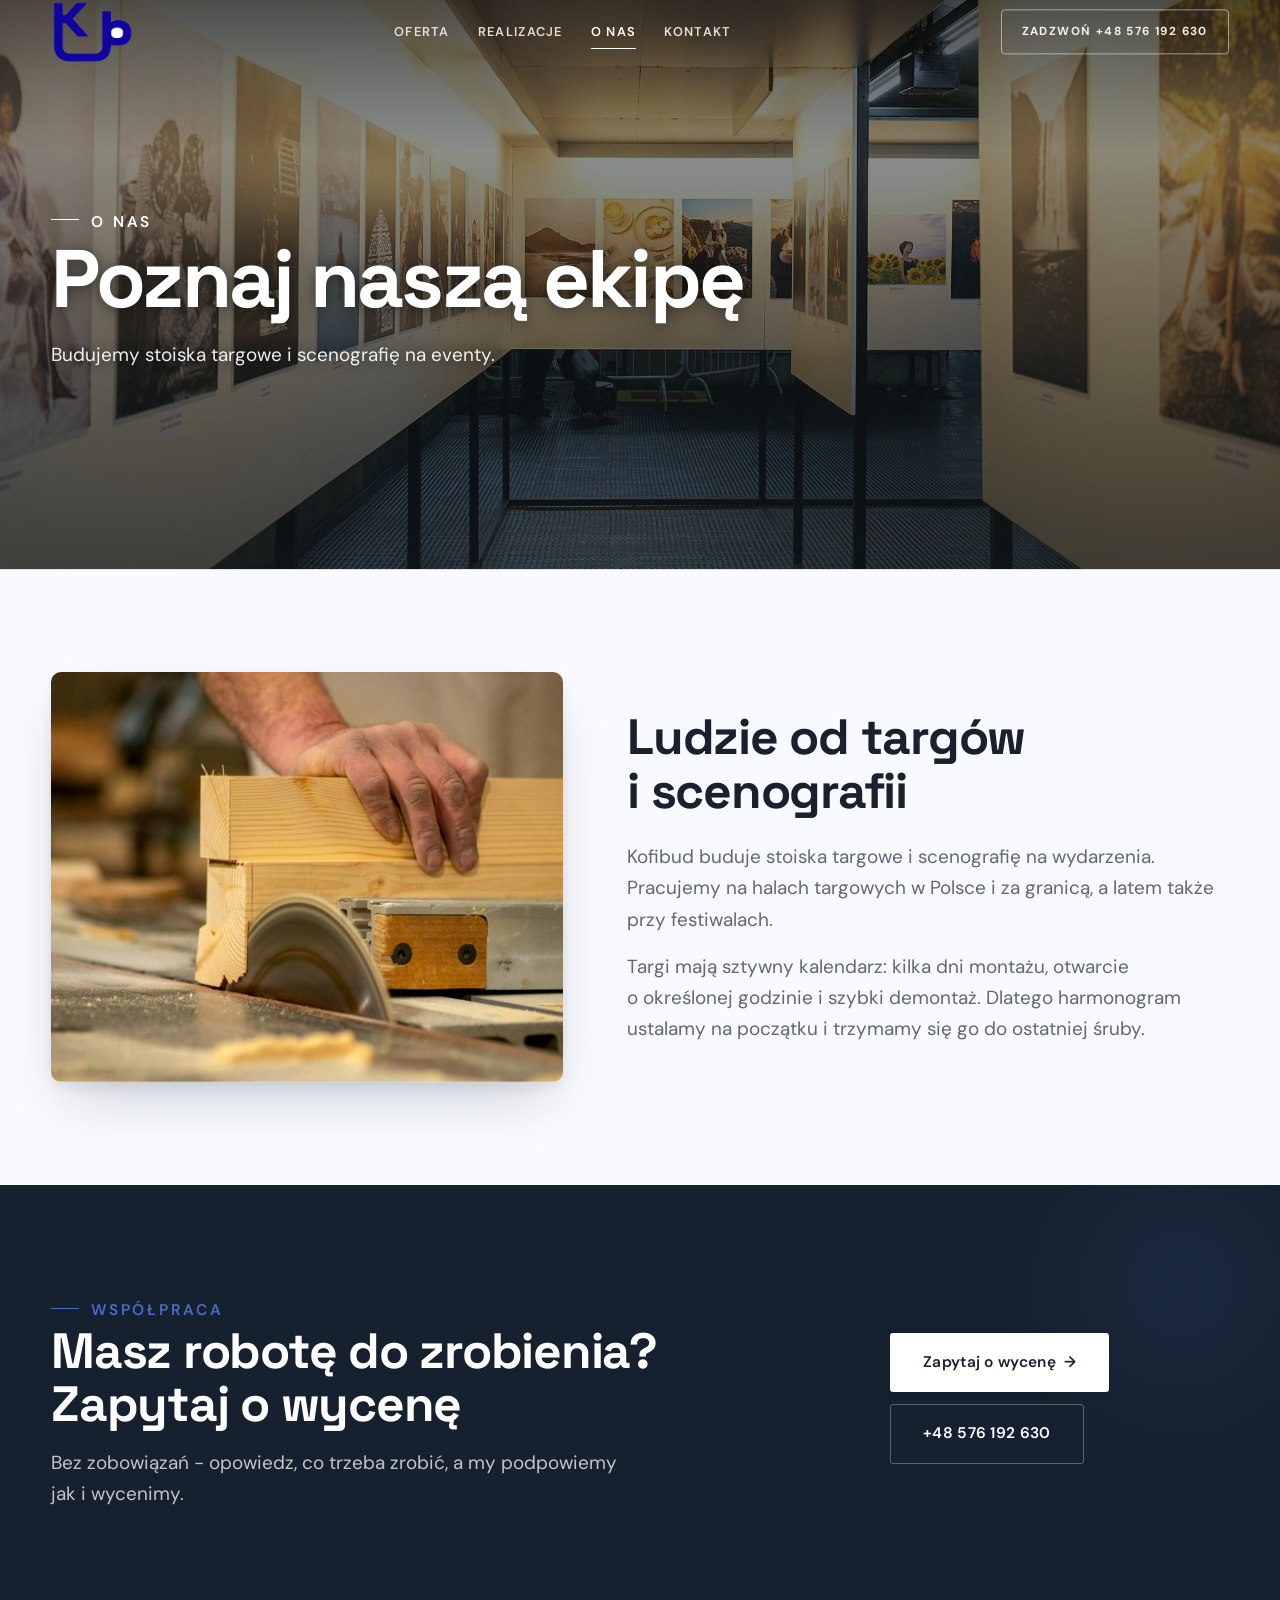
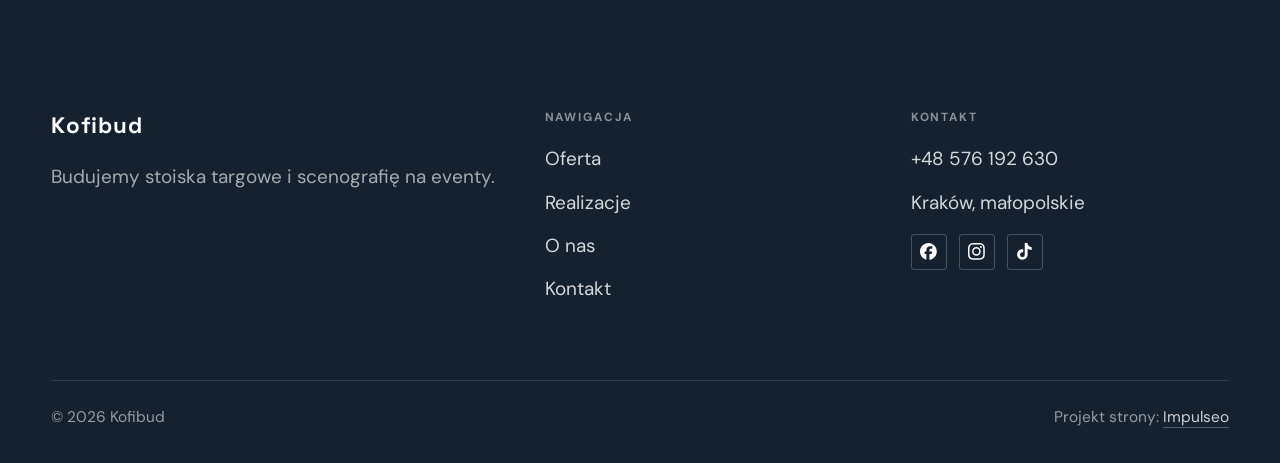
<file: o-nas.html>
<!DOCTYPE html>
<html lang="pl">
<head>
<meta charset="UTF-8">
<meta name="viewport" content="width=device-width, initial-scale=1.0">
<title>O nas - Kofibud</title>
<meta name="description" content="Kofibud: zabudowa stoisk targowych i scenografia na eventy. Projekt, przygotowanie elementów, montaż i demontaż na targach w Polsce i za granicą. Tel. 576 192 630.">
<link rel="canonical" href="https://kris20032.github.io/kofibud/o-nas.html">
<meta name="robots" content="noindex, nofollow">
<meta property="og:type" content="website">
<meta property="og:locale" content="pl_PL">
<meta property="og:site_name" content="Kofibud">
<meta property="og:title" content="O nas - Kofibud">
<meta property="og:description" content="Kofibud: zabudowa stoisk targowych i scenografia na eventy. Projekt, przygotowanie elementów, montaż i demontaż na targach w Polsce i za granicą. Tel. 576 192 630.">
<meta property="og:url" content="https://kris20032.github.io/kofibud/o-nas.html">
<meta property="og:image" content="https://kris20032.github.io/kofibud/img/og.jpg">
<meta property="og:image:width" content="1200">
<meta property="og:image:height" content="630">
<meta name="twitter:card" content="summary_large_image">
<link rel="preconnect" href="https://fonts.googleapis.com">
<link rel="preconnect" href="https://fonts.gstatic.com" crossorigin>
<link href="https://fonts.googleapis.com/css2?family=Space+Grotesk:wght@500;600;700&family=DM+Sans:opsz,wght@9..40,400;9..40,500;9..40,600&display=swap" rel="stylesheet">
<link rel="stylesheet" href="assets/styles.css?v=de22ab3e">
</head>
<body>

<header class="nav">
  <div class="wrap nav-inner">
    <a class="brand brand-has-logo" href="index.html"><img class="brand-logo" src="img/logo.png" alt="Kofibud" width="406" height="315" decoding="async"></a>
    <nav class="nav-links">
      <a href="oferta.html">Oferta</a>
      <a href="realizacje.html">Realizacje</a>
      <a href="o-nas.html" class="active" aria-current="page">O nas</a>
      <a href="kontakt.html">Kontakt</a>
      <a href="tel:+48576192630" class="btn btn-accent">Zadzwoń +48 576 192 630</a>
    </nav>
    <button class="nav-toggle" aria-label="Menu"><span></span><span></span><span></span></button>
  </div>
</header>

<main>
<section class="pagehead">
  <img src="img/g8.jpg" alt="Kofibud - Poznaj naszą ekipę" width="1880" height="1253" decoding="async">
  <div class="wrap">
    <span class="eyebrow">O nas</span>
    <h1>Poznaj naszą ekipę</h1>
    <p>Budujemy stoiska targowe i scenografię na eventy.</p>
  </div>
</section>
<section>
  <div class="wrap split">
    <div class="split-art reveal"><img src="img/g7.jpg" alt="Kofibud" loading="lazy" width="1796" height="1152" decoding="async"></div>
    <div class="split-copy reveal">
      <h2>Ludzie od targów i scenografii</h2>
      <p class="muted">Kofibud buduje stoiska targowe i scenografię na wydarzenia. Pracujemy na halach targowych w Polsce i za granicą, a latem także przy festiwalach.</p>
      <p class="muted">Targi mają sztywny kalendarz: kilka dni montażu, otwarcie o określonej godzinie i szybki demontaż. Dlatego harmonogram ustalamy na początku i trzymamy się go do ostatniej śruby.</p>
    </div>
  </div>
</section>


<section class="cta">
  <div class="wrap">
    <div class="reveal">
      <span class="eyebrow">Współpraca</span>
      <h2>Masz robotę do zrobienia? Zapytaj o wycenę</h2>
      <p>Bez zobowiązań - opowiedz, co trzeba zrobić, a my podpowiemy jak i wycenimy.</p>
    </div>
    <div class="cta-actions reveal">
      <a href="kontakt.html" class="btn btn-light">Zapytaj o wycenę <span class="arr">→</span></a>
      <a href="tel:+48576192630" class="btn btn-ghost btn-ghost-cta">+48 576 192 630</a>
    </div>
  </div>
</section>
</main>

<footer>
  <div class="wrap">
    <div class="foot-grid">
      <div class="foot-brand">
        <div class="name">Kofibud</div>
        <p>Budujemy stoiska targowe i scenografię na eventy.</p>
      </div>
      <div class="foot-col">
        <h4>Nawigacja</h4>
        <a href="oferta.html">Oferta</a>
        <a href="realizacje.html">Realizacje</a>
        <a href="o-nas.html">O nas</a>
        <a href="kontakt.html">Kontakt</a>
      </div>
      <div class="foot-col">
        <h4>Kontakt</h4>
        <a href="tel:+48576192630">+48 576 192 630</a>
        <p>Kraków, małopolskie</p>
      <div class="foot-soc">
        <a class="soc" href="https://www.facebook.com/Kofibudpl/" target="_blank" rel="noopener" aria-label="Facebook - Kofibud"><svg viewBox="0 0 24 24" aria-hidden="true" focusable="false"><path d="M9.101 23.691v-7.98H6.627v-3.667h2.474v-1.58c0-4.085 1.848-5.978 5.858-5.978.401 0 .955.042 1.468.103a8.68 8.68 0 0 1 1.141.195v3.325a8.623 8.623 0 0 0-.653-.036 26.805 26.805 0 0 0-.733-.009c-.707 0-1.259.096-1.675.309a1.686 1.686 0 0 0-.679.622c-.258.42-.374.995-.374 1.752v1.297h3.919l-.386 2.103-.287 1.564h-3.246v8.245C19.396 23.238 24 18.179 24 12.044c0-6.627-5.373-12-12-12s-12 5.373-12 12c0 5.628 3.874 10.35 9.101 11.647Z" fill="currentColor"/></svg></a>
        <a class="soc" href="https://www.instagram.com/kofibudpl/" target="_blank" rel="noopener" aria-label="Instagram - Kofibud"><svg viewBox="0 0 24 24" aria-hidden="true" focusable="false"><path d="M7.0301.084c-1.2768.0602-2.1487.264-2.911.5634-.7888.3075-1.4575.72-2.1228 1.3877-.6652.6677-1.075 1.3368-1.3802 2.127-.2954.7638-.4956 1.6365-.552 2.914-.0564 1.2775-.0689 1.6882-.0626 4.947.0062 3.2586.0206 3.6671.0825 4.9473.061 1.2765.264 2.1482.5635 2.9107.308.7889.72 1.4573 1.388 2.1228.6679.6655 1.3365 1.0743 2.1285 1.38.7632.295 1.6361.4961 2.9134.552 1.2773.056 1.6884.069 4.9462.0627 3.2578-.0062 3.668-.0207 4.9478-.0814 1.28-.0607 2.147-.2652 2.9098-.5633.7889-.3086 1.4578-.72 2.1228-1.3881.665-.6682 1.0745-1.3378 1.3795-2.1284.2957-.7632.4966-1.636.552-2.9124.056-1.2809.0692-1.6898.063-4.948-.0063-3.2583-.021-3.6668-.0817-4.9465-.0607-1.2797-.264-2.1487-.5633-2.9117-.3084-.7889-.72-1.4568-1.3876-2.1228C21.2982 1.33 20.628.9208 19.8378.6165 19.074.321 18.2017.1197 16.9244.0645 15.6471.0093 15.236-.005 11.977.0014 8.718.0076 8.31.0215 7.0301.0839m.1402 21.6932c-1.17-.0509-1.8053-.2453-2.2287-.408-.5606-.216-.96-.4771-1.3819-.895-.422-.4178-.6811-.8186-.9-1.378-.1644-.4234-.3624-1.058-.4171-2.228-.0595-1.2645-.072-1.6442-.079-4.848-.007-3.2037.0053-3.583.0607-4.848.05-1.169.2456-1.805.408-2.2282.216-.5613.4762-.96.895-1.3816.4188-.4217.8184-.6814 1.3783-.9003.423-.1651 1.0575-.3614 2.227-.4171 1.2655-.06 1.6447-.072 4.848-.079 3.2033-.007 3.5835.005 4.8495.0608 1.169.0508 1.8053.2445 2.228.408.5608.216.96.4754 1.3816.895.4217.4194.6816.8176.9005 1.3787.1653.4217.3617 1.056.4169 2.2263.0602 1.2655.0739 1.645.0796 4.848.0058 3.203-.0055 3.5834-.061 4.848-.051 1.17-.245 1.8055-.408 2.2294-.216.5604-.4763.96-.8954 1.3814-.419.4215-.8181.6811-1.3783.9-.4224.1649-1.0577.3617-2.2262.4174-1.2656.0595-1.6448.072-4.8493.079-3.2045.007-3.5825-.006-4.848-.0608M16.953 5.5864A1.44 1.44 0 1 0 18.39 4.144a1.44 1.44 0 0 0-1.437 1.4424M5.8385 12.012c.0067 3.4032 2.7706 6.1557 6.173 6.1493 3.4026-.0065 6.157-2.7701 6.1506-6.1733-.0065-3.4032-2.771-6.1565-6.174-6.1498-3.403.0067-6.156 2.771-6.1496 6.1738M8 12.0077a4 4 0 1 1 4.008 3.9921A3.9996 3.9996 0 0 1 8 12.0077" fill="currentColor"/></svg></a>
        <a class="soc" href="https://www.tiktok.com/@kofibudpl" target="_blank" rel="noopener" aria-label="TikTok - Kofibud"><svg viewBox="0 0 24 24" aria-hidden="true" focusable="false"><path d="M12.525.02c1.31-.02 2.61-.01 3.91-.02.08 1.53.63 3.09 1.75 4.17 1.12 1.11 2.7 1.62 4.24 1.79v4.03c-1.44-.05-2.89-.35-4.2-.97-.57-.26-1.1-.59-1.62-.93-.01 2.92.01 5.84-.02 8.75-.08 1.4-.54 2.79-1.35 3.94-1.31 1.92-3.58 3.17-5.91 3.21-1.43.08-2.86-.31-4.08-1.03-2.02-1.19-3.44-3.37-3.65-5.71-.02-.5-.03-1-.01-1.49.18-1.9 1.12-3.72 2.58-4.96 1.66-1.44 3.98-2.13 6.15-1.72.02 1.48-.04 2.96-.04 4.44-.99-.32-2.15-.23-3.02.37-.63.41-1.11 1.04-1.36 1.75-.21.51-.15 1.07-.14 1.61.24 1.64 1.82 3.02 3.5 2.87 1.12-.01 2.19-.66 2.77-1.61.19-.33.4-.67.41-1.06.1-1.79.06-3.57.07-5.36.01-4.03-.01-8.05.02-12.07z" fill="currentColor"/></svg></a>
      </div>
      </div>
    </div>
    <div class="foot-bot">
      <span>© 2026 Kofibud</span>
      <span>Projekt strony: <a class="foot-credit" href="https://impulseo.pl" target="_blank" rel="noopener">Impulseo</a></span>
    </div>
  </div>
</footer>
<div class="sticky-call"><a class="sc-call" href="tel:+48576192630"><svg class="ico-tel" width="16" height="16" viewBox="0 0 24 24" fill="none" aria-hidden="true"><path d="M6.6 10.8a15.5 15.5 0 0 0 6.6 6.6l2.2-2.2a1 1 0 0 1 1-.24 11.4 11.4 0 0 0 3.6.58 1 1 0 0 1 1 1V20a1 1 0 0 1-1 1A17 17 0 0 1 3 4a1 1 0 0 1 1-1h3.5a1 1 0 0 1 1 1c0 1.25.2 2.46.58 3.6a1 1 0 0 1-.25 1l-2.23 2.2Z" fill="currentColor"/></svg> Zadzwoń</a><a class="sc-quote" href="kontakt.html">Zadzwoń i opisz targi</a></div>
<div class="demo-wazne" data-do="2026-11-08" data-cykl="3" hidden><svg class="dw-ico" width="13" height="13" viewBox="0 0 24 24" fill="none" aria-hidden="true"><circle cx="12" cy="12" r="8.6" stroke="currentColor" stroke-width="1.8"/><path d="M12 7.2V12l3.3 2" stroke="currentColor" stroke-width="1.8" stroke-linecap="round"/></svg><span class="dw-txt"></span></div>

<script src="assets/main.js"></script>
</body>
</html>
</file>
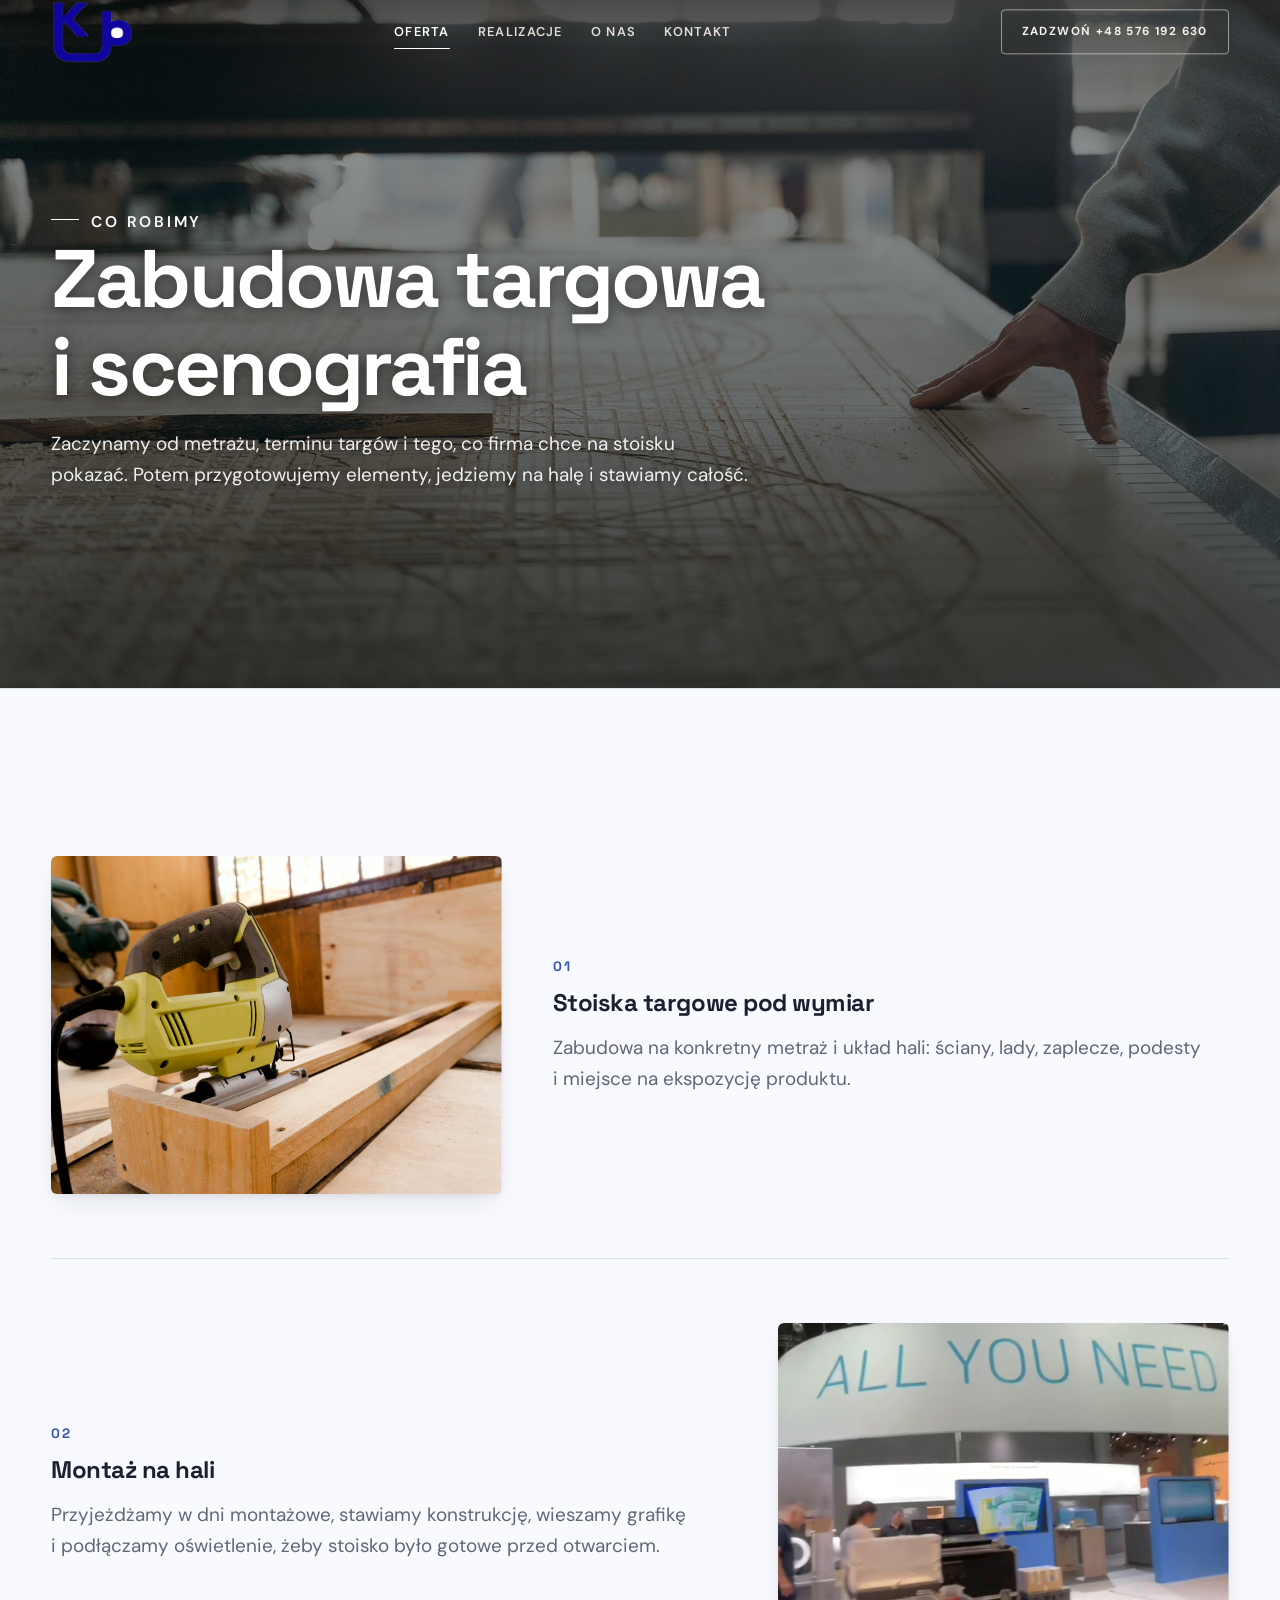
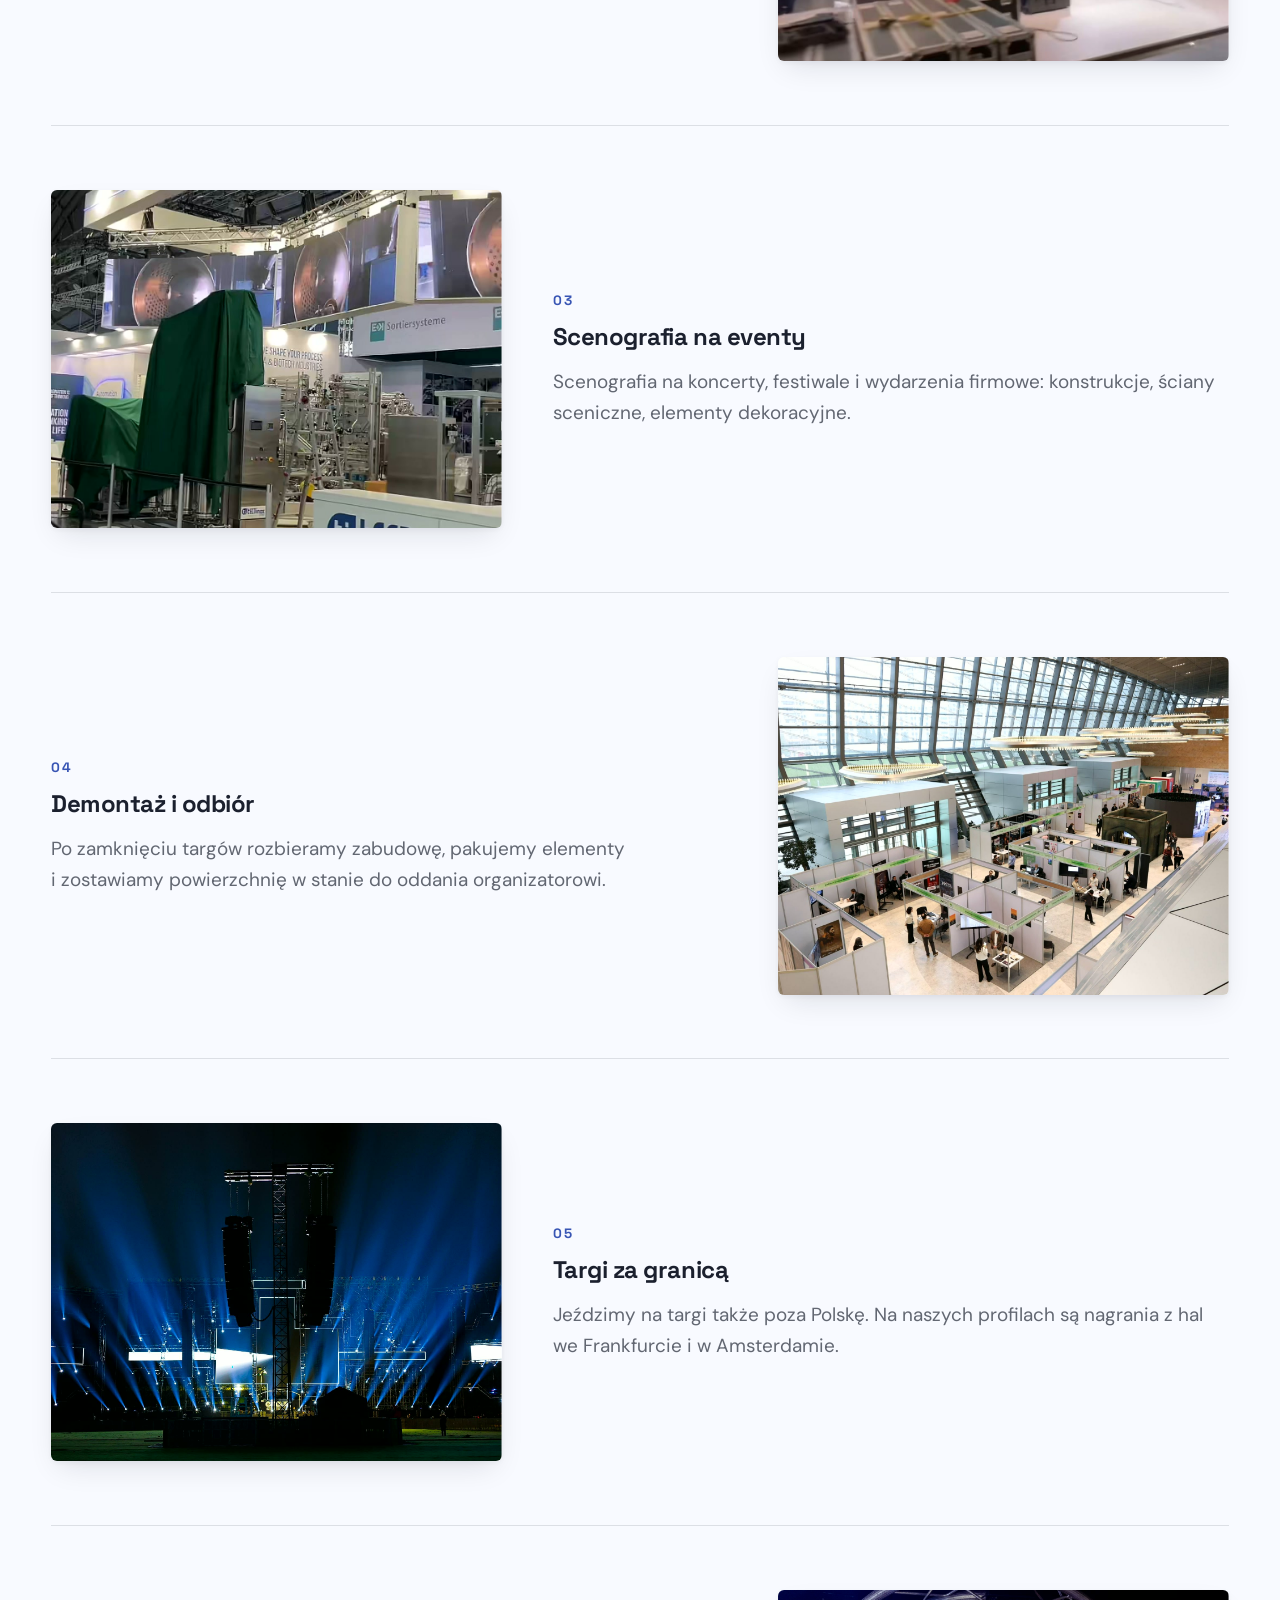
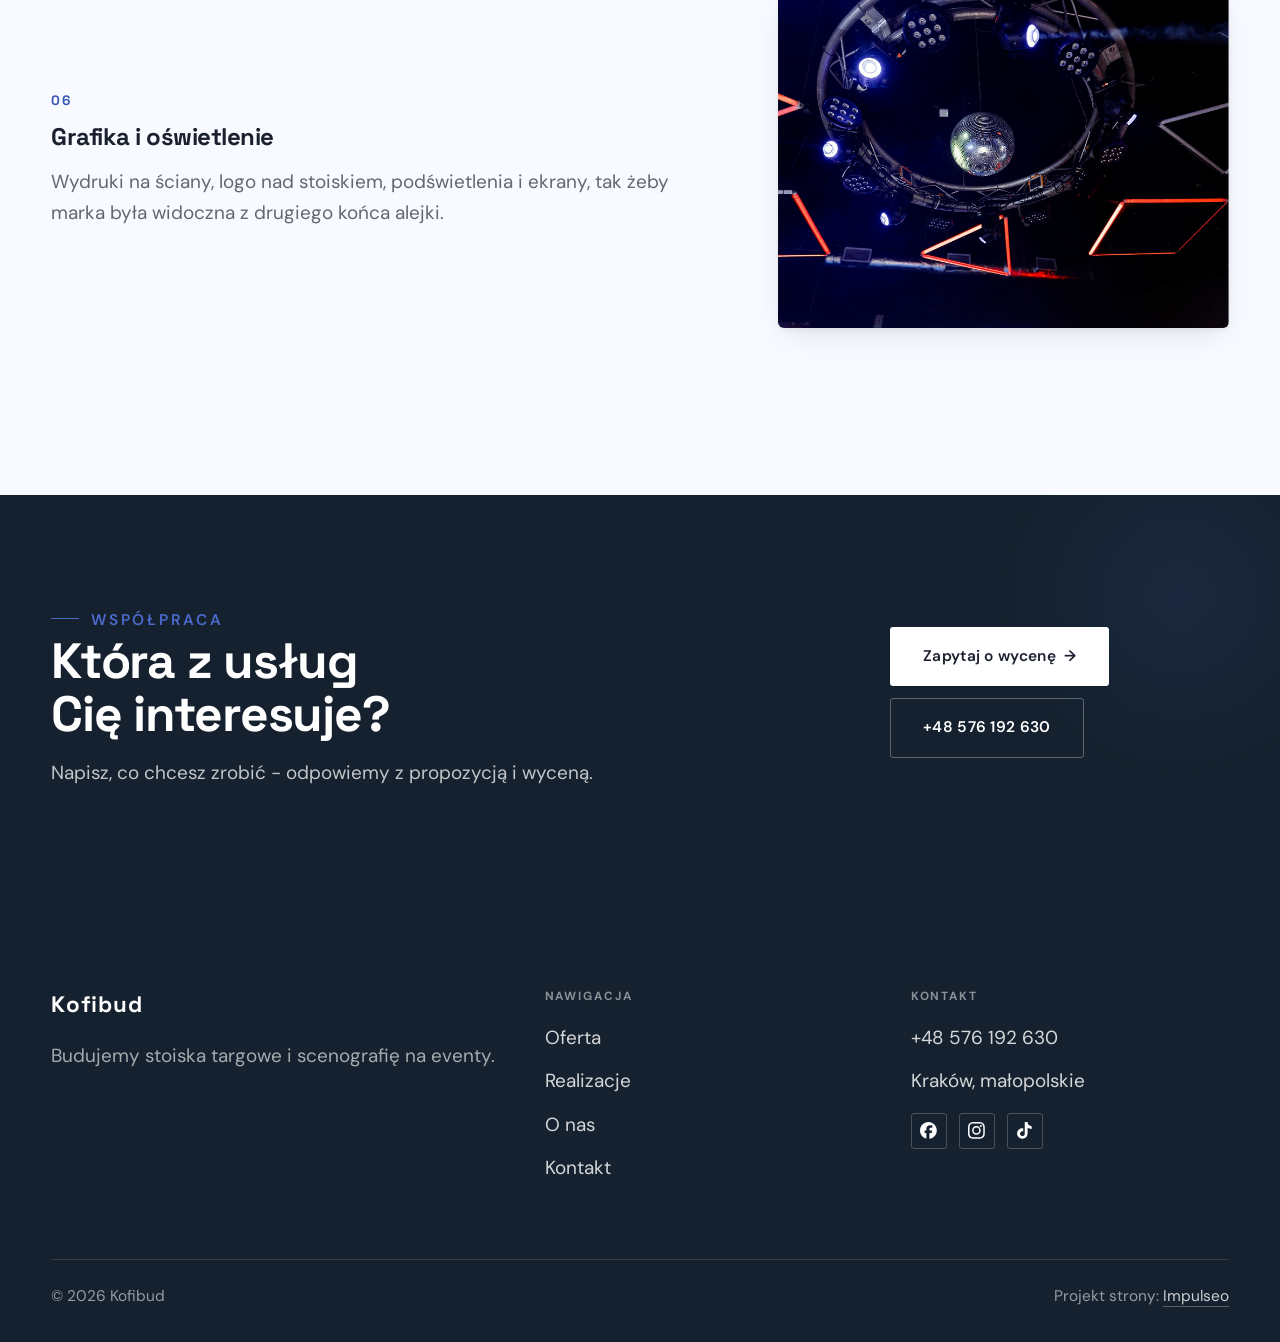
<file: oferta.html>
<!DOCTYPE html>
<html lang="pl">
<head>
<meta charset="UTF-8">
<meta name="viewport" content="width=device-width, initial-scale=1.0">
<title>Oferta - Kofibud</title>
<meta name="description" content="Kofibud: zabudowa stoisk targowych i scenografia na eventy. Projekt, przygotowanie elementów, montaż i demontaż na targach w Polsce i za granicą. Tel. 576 192 630.">
<link rel="canonical" href="https://kris20032.github.io/kofibud/oferta.html">
<meta name="robots" content="noindex, nofollow">
<meta property="og:type" content="website">
<meta property="og:locale" content="pl_PL">
<meta property="og:site_name" content="Kofibud">
<meta property="og:title" content="Oferta - Kofibud">
<meta property="og:description" content="Kofibud: zabudowa stoisk targowych i scenografia na eventy. Projekt, przygotowanie elementów, montaż i demontaż na targach w Polsce i za granicą. Tel. 576 192 630.">
<meta property="og:url" content="https://kris20032.github.io/kofibud/oferta.html">
<meta property="og:image" content="https://kris20032.github.io/kofibud/img/og.jpg">
<meta property="og:image:width" content="1200">
<meta property="og:image:height" content="630">
<meta name="twitter:card" content="summary_large_image">
<link rel="preconnect" href="https://fonts.googleapis.com">
<link rel="preconnect" href="https://fonts.gstatic.com" crossorigin>
<link href="https://fonts.googleapis.com/css2?family=Space+Grotesk:wght@500;600;700&family=DM+Sans:opsz,wght@9..40,400;9..40,500;9..40,600&display=swap" rel="stylesheet">
<link rel="stylesheet" href="assets/styles.css?v=de22ab3e">
</head>
<body>

<header class="nav">
  <div class="wrap nav-inner">
    <a class="brand brand-has-logo" href="index.html"><img class="brand-logo" src="img/logo.png" alt="Kofibud" width="406" height="315" decoding="async"></a>
    <nav class="nav-links">
      <a href="oferta.html" class="active" aria-current="page">Oferta</a>
      <a href="realizacje.html">Realizacje</a>
      <a href="o-nas.html">O nas</a>
      <a href="kontakt.html">Kontakt</a>
      <a href="tel:+48576192630" class="btn btn-accent">Zadzwoń +48 576 192 630</a>
    </nav>
    <button class="nav-toggle" aria-label="Menu"><span></span><span></span><span></span></button>
  </div>
</header>

<main>
<section class="pagehead">
  <img src="img/g6.jpg" alt="Kofibud - Zabudowa targowa i scenografia" width="1880" height="1253" decoding="async">
  <div class="wrap">
    <span class="eyebrow">Co robimy</span>
    <h1>Zabudowa targowa i scenografia</h1>
    <p>Zaczynamy od metrażu, terminu targów i tego, co firma chce na stoisku pokazać. Potem przygotowujemy elementy, jedziemy na halę i stawiamy całość.</p>
  </div>
</section>
<section>
  <div class="wrap">
    <div class="svc-row reveal">
      <div class="svc-row-art"><img src="img/about.jpg" alt="Stoiska targowe pod wymiar" loading="lazy" width="1770" height="1112" decoding="async"></div>
      <div>
        <span class="num">01</span>
        <h3>Stoiska targowe pod wymiar</h3>
        <p class="muted">Zabudowa na konkretny metraż i układ hali: ściany, lady, zaplecze, podesty i miejsce na ekspozycję produktu.</p>
      </div>
    </div>
    <div class="svc-row rev reveal">
      <div class="svc-row-art"><img src="img/g1.jpg" alt="Montaż na hali" loading="lazy" width="1080" height="1920" decoding="async"></div>
      <div>
        <span class="num">02</span>
        <h3>Montaż na hali</h3>
        <p class="muted">Przyjeżdżamy w dni montażowe, stawiamy konstrukcję, wieszamy grafikę i podłączamy oświetlenie, żeby stoisko było gotowe przed otwarciem.</p>
      </div>
    </div>
    <div class="svc-row reveal">
      <div class="svc-row-art"><img src="img/g2.jpg" alt="Scenografia na eventy" loading="lazy" width="1080" height="1920" decoding="async"></div>
      <div>
        <span class="num">03</span>
        <h3>Scenografia na eventy</h3>
        <p class="muted">Scenografia na koncerty, festiwale i wydarzenia firmowe: konstrukcje, ściany sceniczne, elementy dekoracyjne.</p>
      </div>
    </div>
    <div class="svc-row rev reveal">
      <div class="svc-row-art"><img src="img/g3.jpg" alt="Demontaż i odbiór" loading="lazy" width="1824" height="1192" decoding="async"></div>
      <div>
        <span class="num">04</span>
        <h3>Demontaż i odbiór</h3>
        <p class="muted">Po zamknięciu targów rozbieramy zabudowę, pakujemy elementy i zostawiamy powierzchnię w stanie do oddania organizatorowi.</p>
      </div>
    </div>
    <div class="svc-row reveal">
      <div class="svc-row-art"><img src="img/g4.jpg" alt="Targi za granicą" loading="lazy" width="1880" height="1253" decoding="async"></div>
      <div>
        <span class="num">05</span>
        <h3>Targi za granicą</h3>
        <p class="muted">Jeździmy na targi także poza Polskę. Na naszych profilach są nagrania z hal we Frankfurcie i w Amsterdamie.</p>
      </div>
    </div>
    <div class="svc-row rev reveal">
      <div class="svc-row-art"><img src="img/g5.jpg" alt="Grafika i oświetlenie" loading="lazy" width="1880" height="1253" decoding="async"></div>
      <div>
        <span class="num">06</span>
        <h3>Grafika i oświetlenie</h3>
        <p class="muted">Wydruki na ściany, logo nad stoiskiem, podświetlenia i ekrany, tak żeby marka była widoczna z drugiego końca alejki.</p>
      </div>
    </div>
  </div>
</section>

<section class="cta">
  <div class="wrap">
    <div class="reveal">
      <span class="eyebrow">Współpraca</span>
      <h2>Która z usług Cię interesuje?</h2>
      <p>Napisz, co chcesz zrobić - odpowiemy z propozycją i wyceną.</p>
    </div>
    <div class="cta-actions reveal">
      <a href="kontakt.html" class="btn btn-light">Zapytaj o wycenę <span class="arr">→</span></a>
      <a href="tel:+48576192630" class="btn btn-ghost btn-ghost-cta">+48 576 192 630</a>
    </div>
  </div>
</section>
</main>

<footer>
  <div class="wrap">
    <div class="foot-grid">
      <div class="foot-brand">
        <div class="name">Kofibud</div>
        <p>Budujemy stoiska targowe i scenografię na eventy.</p>
      </div>
      <div class="foot-col">
        <h4>Nawigacja</h4>
        <a href="oferta.html">Oferta</a>
        <a href="realizacje.html">Realizacje</a>
        <a href="o-nas.html">O nas</a>
        <a href="kontakt.html">Kontakt</a>
      </div>
      <div class="foot-col">
        <h4>Kontakt</h4>
        <a href="tel:+48576192630">+48 576 192 630</a>
        <p>Kraków, małopolskie</p>
      <div class="foot-soc">
        <a class="soc" href="https://www.facebook.com/Kofibudpl/" target="_blank" rel="noopener" aria-label="Facebook - Kofibud"><svg viewBox="0 0 24 24" aria-hidden="true" focusable="false"><path d="M9.101 23.691v-7.98H6.627v-3.667h2.474v-1.58c0-4.085 1.848-5.978 5.858-5.978.401 0 .955.042 1.468.103a8.68 8.68 0 0 1 1.141.195v3.325a8.623 8.623 0 0 0-.653-.036 26.805 26.805 0 0 0-.733-.009c-.707 0-1.259.096-1.675.309a1.686 1.686 0 0 0-.679.622c-.258.42-.374.995-.374 1.752v1.297h3.919l-.386 2.103-.287 1.564h-3.246v8.245C19.396 23.238 24 18.179 24 12.044c0-6.627-5.373-12-12-12s-12 5.373-12 12c0 5.628 3.874 10.35 9.101 11.647Z" fill="currentColor"/></svg></a>
        <a class="soc" href="https://www.instagram.com/kofibudpl/" target="_blank" rel="noopener" aria-label="Instagram - Kofibud"><svg viewBox="0 0 24 24" aria-hidden="true" focusable="false"><path d="M7.0301.084c-1.2768.0602-2.1487.264-2.911.5634-.7888.3075-1.4575.72-2.1228 1.3877-.6652.6677-1.075 1.3368-1.3802 2.127-.2954.7638-.4956 1.6365-.552 2.914-.0564 1.2775-.0689 1.6882-.0626 4.947.0062 3.2586.0206 3.6671.0825 4.9473.061 1.2765.264 2.1482.5635 2.9107.308.7889.72 1.4573 1.388 2.1228.6679.6655 1.3365 1.0743 2.1285 1.38.7632.295 1.6361.4961 2.9134.552 1.2773.056 1.6884.069 4.9462.0627 3.2578-.0062 3.668-.0207 4.9478-.0814 1.28-.0607 2.147-.2652 2.9098-.5633.7889-.3086 1.4578-.72 2.1228-1.3881.665-.6682 1.0745-1.3378 1.3795-2.1284.2957-.7632.4966-1.636.552-2.9124.056-1.2809.0692-1.6898.063-4.948-.0063-3.2583-.021-3.6668-.0817-4.9465-.0607-1.2797-.264-2.1487-.5633-2.9117-.3084-.7889-.72-1.4568-1.3876-2.1228C21.2982 1.33 20.628.9208 19.8378.6165 19.074.321 18.2017.1197 16.9244.0645 15.6471.0093 15.236-.005 11.977.0014 8.718.0076 8.31.0215 7.0301.0839m.1402 21.6932c-1.17-.0509-1.8053-.2453-2.2287-.408-.5606-.216-.96-.4771-1.3819-.895-.422-.4178-.6811-.8186-.9-1.378-.1644-.4234-.3624-1.058-.4171-2.228-.0595-1.2645-.072-1.6442-.079-4.848-.007-3.2037.0053-3.583.0607-4.848.05-1.169.2456-1.805.408-2.2282.216-.5613.4762-.96.895-1.3816.4188-.4217.8184-.6814 1.3783-.9003.423-.1651 1.0575-.3614 2.227-.4171 1.2655-.06 1.6447-.072 4.848-.079 3.2033-.007 3.5835.005 4.8495.0608 1.169.0508 1.8053.2445 2.228.408.5608.216.96.4754 1.3816.895.4217.4194.6816.8176.9005 1.3787.1653.4217.3617 1.056.4169 2.2263.0602 1.2655.0739 1.645.0796 4.848.0058 3.203-.0055 3.5834-.061 4.848-.051 1.17-.245 1.8055-.408 2.2294-.216.5604-.4763.96-.8954 1.3814-.419.4215-.8181.6811-1.3783.9-.4224.1649-1.0577.3617-2.2262.4174-1.2656.0595-1.6448.072-4.8493.079-3.2045.007-3.5825-.006-4.848-.0608M16.953 5.5864A1.44 1.44 0 1 0 18.39 4.144a1.44 1.44 0 0 0-1.437 1.4424M5.8385 12.012c.0067 3.4032 2.7706 6.1557 6.173 6.1493 3.4026-.0065 6.157-2.7701 6.1506-6.1733-.0065-3.4032-2.771-6.1565-6.174-6.1498-3.403.0067-6.156 2.771-6.1496 6.1738M8 12.0077a4 4 0 1 1 4.008 3.9921A3.9996 3.9996 0 0 1 8 12.0077" fill="currentColor"/></svg></a>
        <a class="soc" href="https://www.tiktok.com/@kofibudpl" target="_blank" rel="noopener" aria-label="TikTok - Kofibud"><svg viewBox="0 0 24 24" aria-hidden="true" focusable="false"><path d="M12.525.02c1.31-.02 2.61-.01 3.91-.02.08 1.53.63 3.09 1.75 4.17 1.12 1.11 2.7 1.62 4.24 1.79v4.03c-1.44-.05-2.89-.35-4.2-.97-.57-.26-1.1-.59-1.62-.93-.01 2.92.01 5.84-.02 8.75-.08 1.4-.54 2.79-1.35 3.94-1.31 1.92-3.58 3.17-5.91 3.21-1.43.08-2.86-.31-4.08-1.03-2.02-1.19-3.44-3.37-3.65-5.71-.02-.5-.03-1-.01-1.49.18-1.9 1.12-3.72 2.58-4.96 1.66-1.44 3.98-2.13 6.15-1.72.02 1.48-.04 2.96-.04 4.44-.99-.32-2.15-.23-3.02.37-.63.41-1.11 1.04-1.36 1.75-.21.51-.15 1.07-.14 1.61.24 1.64 1.82 3.02 3.5 2.87 1.12-.01 2.19-.66 2.77-1.61.19-.33.4-.67.41-1.06.1-1.79.06-3.57.07-5.36.01-4.03-.01-8.05.02-12.07z" fill="currentColor"/></svg></a>
      </div>
      </div>
    </div>
    <div class="foot-bot">
      <span>© 2026 Kofibud</span>
      <span>Projekt strony: <a class="foot-credit" href="https://impulseo.pl" target="_blank" rel="noopener">Impulseo</a></span>
    </div>
  </div>
</footer>
<div class="sticky-call"><a class="sc-call" href="tel:+48576192630"><svg class="ico-tel" width="16" height="16" viewBox="0 0 24 24" fill="none" aria-hidden="true"><path d="M6.6 10.8a15.5 15.5 0 0 0 6.6 6.6l2.2-2.2a1 1 0 0 1 1-.24 11.4 11.4 0 0 0 3.6.58 1 1 0 0 1 1 1V20a1 1 0 0 1-1 1A17 17 0 0 1 3 4a1 1 0 0 1 1-1h3.5a1 1 0 0 1 1 1c0 1.25.2 2.46.58 3.6a1 1 0 0 1-.25 1l-2.23 2.2Z" fill="currentColor"/></svg> Zadzwoń</a><a class="sc-quote" href="kontakt.html">Zadzwoń i opisz targi</a></div>
<div class="demo-wazne" data-do="2026-11-08" data-cykl="3" hidden><svg class="dw-ico" width="13" height="13" viewBox="0 0 24 24" fill="none" aria-hidden="true"><circle cx="12" cy="12" r="8.6" stroke="currentColor" stroke-width="1.8"/><path d="M12 7.2V12l3.3 2" stroke="currentColor" stroke-width="1.8" stroke-linecap="round"/></svg><span class="dw-txt"></span></div>

<script src="assets/main.js"></script>
</body>
</html>
</file>
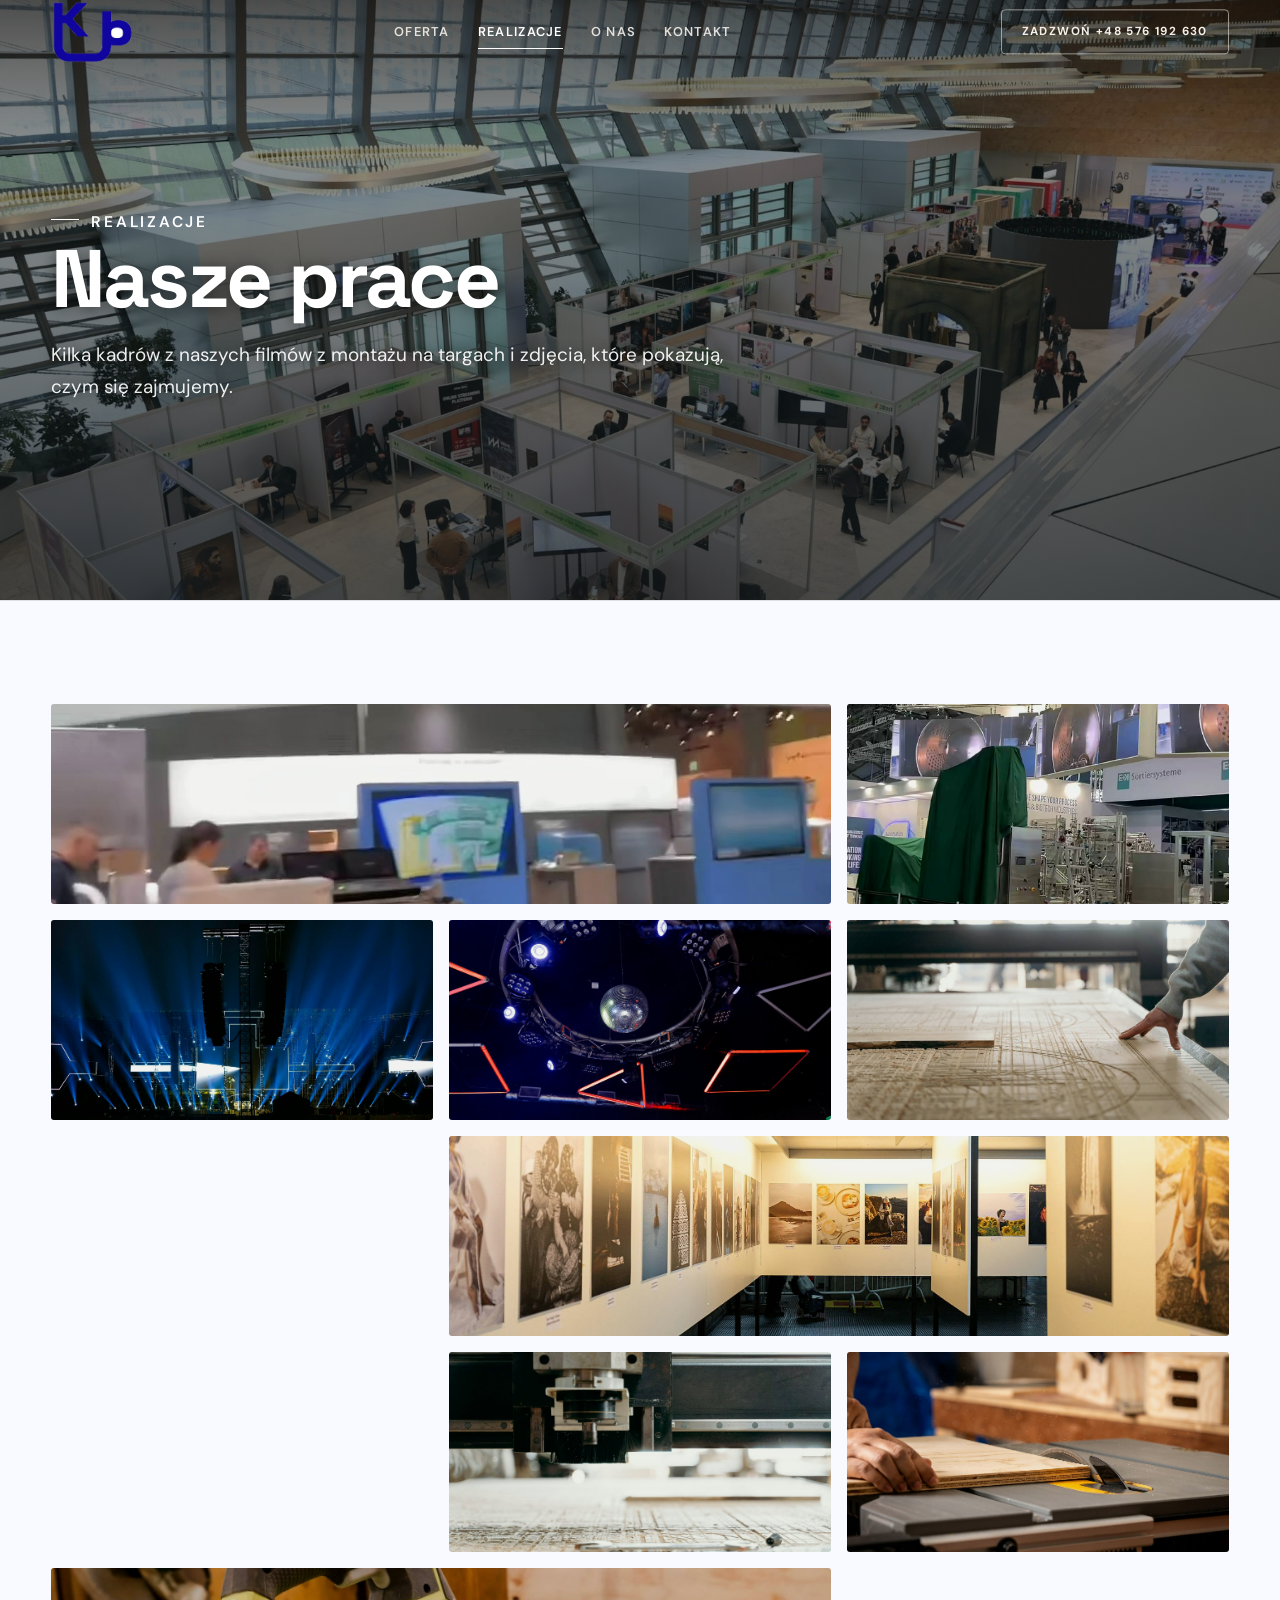
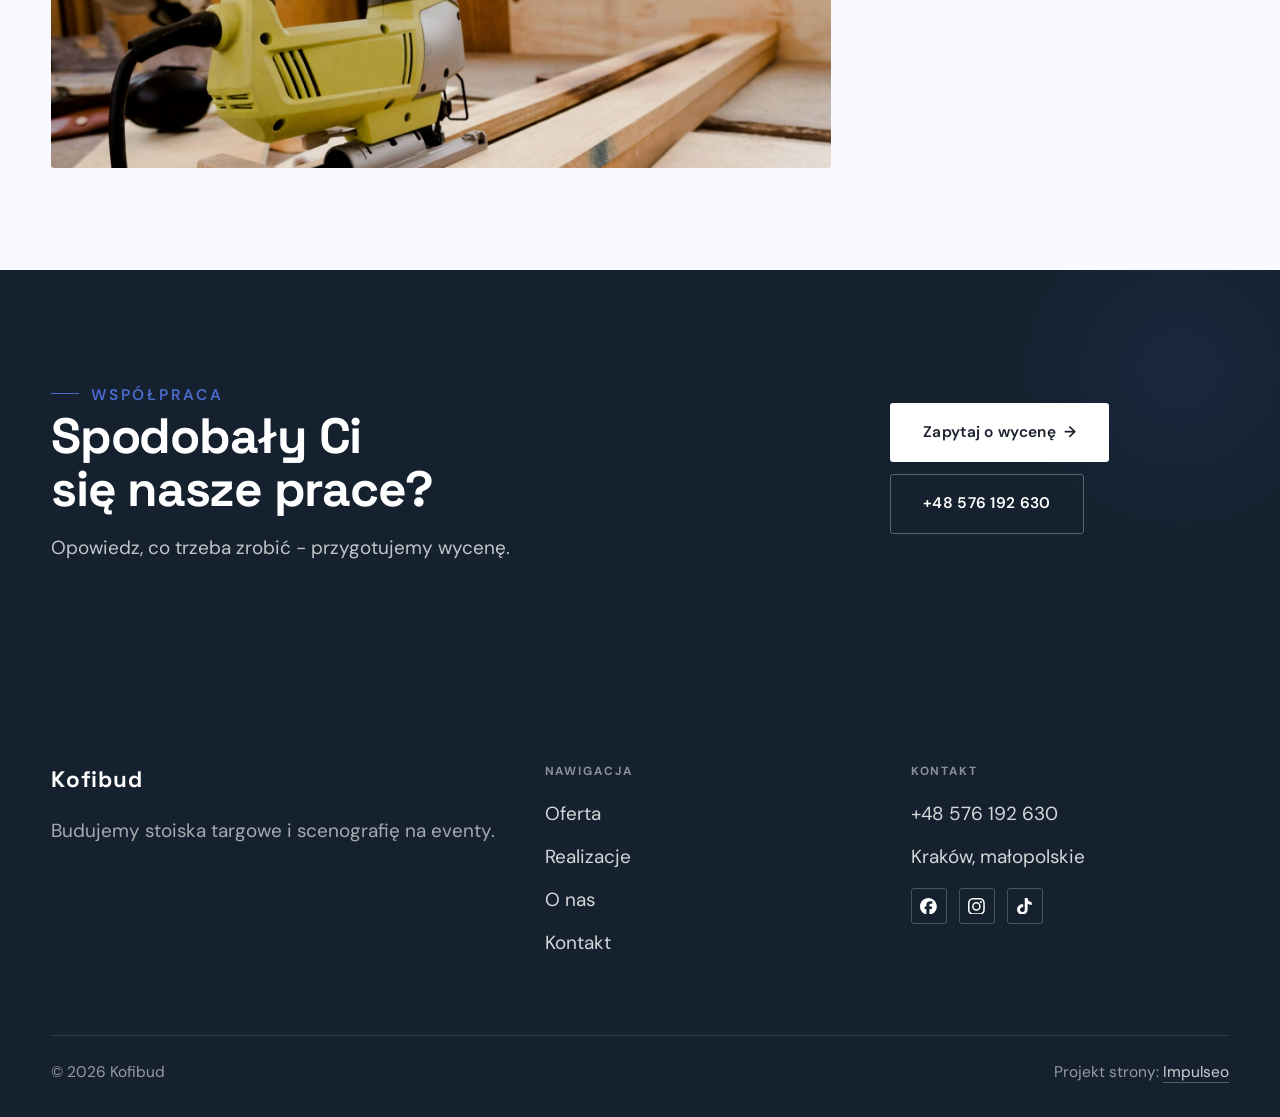
<file: realizacje.html>
<!DOCTYPE html>
<html lang="pl">
<head>
<meta charset="UTF-8">
<meta name="viewport" content="width=device-width, initial-scale=1.0">
<title>Realizacje - Kofibud</title>
<meta name="description" content="Realizacje Kofibud: Montaż na targach ACHEMA 2022, Hala targowa w dniach montażu, Zabudowa stoisk na hali, Scena i oświetlenie, Konstrukcja oświetleniowa">
<link rel="canonical" href="https://kris20032.github.io/kofibud/realizacje.html">
<meta name="robots" content="noindex, nofollow">
<meta property="og:type" content="website">
<meta property="og:locale" content="pl_PL">
<meta property="og:site_name" content="Kofibud">
<meta property="og:title" content="Realizacje - Kofibud">
<meta property="og:description" content="Realizacje Kofibud: Montaż na targach ACHEMA 2022, Hala targowa w dniach montażu, Zabudowa stoisk na hali, Scena i oświetlenie, Konstrukcja oświetleniowa">
<meta property="og:url" content="https://kris20032.github.io/kofibud/realizacje.html">
<meta property="og:image" content="https://kris20032.github.io/kofibud/img/og.jpg">
<meta property="og:image:width" content="1200">
<meta property="og:image:height" content="630">
<meta name="twitter:card" content="summary_large_image">
<link rel="preconnect" href="https://fonts.googleapis.com">
<link rel="preconnect" href="https://fonts.gstatic.com" crossorigin>
<link href="https://fonts.googleapis.com/css2?family=Space+Grotesk:wght@500;600;700&family=DM+Sans:opsz,wght@9..40,400;9..40,500;9..40,600&display=swap" rel="stylesheet">
<link rel="stylesheet" href="assets/styles.css?v=de22ab3e">
</head>
<body>

<header class="nav">
  <div class="wrap nav-inner">
    <a class="brand brand-has-logo" href="index.html"><img class="brand-logo" src="img/logo.png" alt="Kofibud" width="406" height="315" decoding="async"></a>
    <nav class="nav-links">
      <a href="oferta.html">Oferta</a>
      <a href="realizacje.html" class="active" aria-current="page">Realizacje</a>
      <a href="o-nas.html">O nas</a>
      <a href="kontakt.html">Kontakt</a>
      <a href="tel:+48576192630" class="btn btn-accent">Zadzwoń +48 576 192 630</a>
    </nav>
    <button class="nav-toggle" aria-label="Menu"><span></span><span></span><span></span></button>
  </div>
</header>

<main>
<section class="pagehead">
  <img src="img/g3.jpg" alt="Kofibud - Nasze prace" width="1824" height="1192" decoding="async">
  <div class="wrap">
    <span class="eyebrow">Realizacje</span>
    <h1>Nasze prace</h1>
    <p>Kilka kadrów z naszych filmów z montażu na targach i zdjęcia, które pokazują, czym się zajmujemy.</p>
  </div>
</section>
<section>
  <div class="wrap">
    <div class="gallery">
      <div class="tile t-two3 reveal"><img src="img/g1.jpg" alt="Kofibud" loading="lazy" width="1080" height="1920" decoding="async"></div>
      <div class="tile t-third reveal"><img src="img/g2.jpg" alt="Kofibud" loading="lazy" width="1080" height="1920" decoding="async"></div>
      <div class="tile t-third reveal"><img src="img/g4.jpg" alt="Kofibud" loading="lazy" width="1880" height="1253" decoding="async"></div>
      <div class="tile t-third reveal"><img src="img/g5.jpg" alt="Kofibud" loading="lazy" width="1880" height="1253" decoding="async"></div>
      <div class="tile t-third reveal"><img src="img/g6.jpg" alt="Kofibud" loading="lazy" width="1880" height="1253" decoding="async"></div>
      <div class="tile t-third reveal"><img src="img/g7.jpg" alt="Kofibud" loading="lazy" width="1796" height="1152" decoding="async"></div>
      <div class="tile t-two3 reveal"><img src="img/g8.jpg" alt="Kofibud" loading="lazy" width="1880" height="1253" decoding="async"></div>
      <div class="tile t-third reveal"><img src="img/g9.jpg" alt="Kofibud" loading="lazy" width="1880" height="1253" decoding="async"></div>
      <div class="tile t-third reveal"><img src="img/g10.jpg" alt="Kofibud" loading="lazy" width="1840" height="1218" decoding="async"></div>
      <div class="tile t-third reveal"><img src="img/g11.jpg" alt="Kofibud" loading="lazy" width="1820" height="1300" decoding="async"></div>
      <div class="tile t-two3 reveal"><img src="img/about.jpg" alt="Kofibud" loading="lazy" width="1770" height="1112" decoding="async"></div>
    </div>
  </div>
</section>
<section class="cta">
  <div class="wrap">
    <div class="reveal">
      <span class="eyebrow">Współpraca</span>
      <h2>Spodobały Ci się nasze prace?</h2>
      <p>Opowiedz, co trzeba zrobić - przygotujemy wycenę.</p>
    </div>
    <div class="cta-actions reveal">
      <a href="kontakt.html" class="btn btn-light">Zapytaj o wycenę <span class="arr">→</span></a>
      <a href="tel:+48576192630" class="btn btn-ghost btn-ghost-cta">+48 576 192 630</a>
    </div>
  </div>
</section>
</main>

<footer>
  <div class="wrap">
    <div class="foot-grid">
      <div class="foot-brand">
        <div class="name">Kofibud</div>
        <p>Budujemy stoiska targowe i scenografię na eventy.</p>
      </div>
      <div class="foot-col">
        <h4>Nawigacja</h4>
        <a href="oferta.html">Oferta</a>
        <a href="realizacje.html">Realizacje</a>
        <a href="o-nas.html">O nas</a>
        <a href="kontakt.html">Kontakt</a>
      </div>
      <div class="foot-col">
        <h4>Kontakt</h4>
        <a href="tel:+48576192630">+48 576 192 630</a>
        <p>Kraków, małopolskie</p>
      <div class="foot-soc">
        <a class="soc" href="https://www.facebook.com/Kofibudpl/" target="_blank" rel="noopener" aria-label="Facebook - Kofibud"><svg viewBox="0 0 24 24" aria-hidden="true" focusable="false"><path d="M9.101 23.691v-7.98H6.627v-3.667h2.474v-1.58c0-4.085 1.848-5.978 5.858-5.978.401 0 .955.042 1.468.103a8.68 8.68 0 0 1 1.141.195v3.325a8.623 8.623 0 0 0-.653-.036 26.805 26.805 0 0 0-.733-.009c-.707 0-1.259.096-1.675.309a1.686 1.686 0 0 0-.679.622c-.258.42-.374.995-.374 1.752v1.297h3.919l-.386 2.103-.287 1.564h-3.246v8.245C19.396 23.238 24 18.179 24 12.044c0-6.627-5.373-12-12-12s-12 5.373-12 12c0 5.628 3.874 10.35 9.101 11.647Z" fill="currentColor"/></svg></a>
        <a class="soc" href="https://www.instagram.com/kofibudpl/" target="_blank" rel="noopener" aria-label="Instagram - Kofibud"><svg viewBox="0 0 24 24" aria-hidden="true" focusable="false"><path d="M7.0301.084c-1.2768.0602-2.1487.264-2.911.5634-.7888.3075-1.4575.72-2.1228 1.3877-.6652.6677-1.075 1.3368-1.3802 2.127-.2954.7638-.4956 1.6365-.552 2.914-.0564 1.2775-.0689 1.6882-.0626 4.947.0062 3.2586.0206 3.6671.0825 4.9473.061 1.2765.264 2.1482.5635 2.9107.308.7889.72 1.4573 1.388 2.1228.6679.6655 1.3365 1.0743 2.1285 1.38.7632.295 1.6361.4961 2.9134.552 1.2773.056 1.6884.069 4.9462.0627 3.2578-.0062 3.668-.0207 4.9478-.0814 1.28-.0607 2.147-.2652 2.9098-.5633.7889-.3086 1.4578-.72 2.1228-1.3881.665-.6682 1.0745-1.3378 1.3795-2.1284.2957-.7632.4966-1.636.552-2.9124.056-1.2809.0692-1.6898.063-4.948-.0063-3.2583-.021-3.6668-.0817-4.9465-.0607-1.2797-.264-2.1487-.5633-2.9117-.3084-.7889-.72-1.4568-1.3876-2.1228C21.2982 1.33 20.628.9208 19.8378.6165 19.074.321 18.2017.1197 16.9244.0645 15.6471.0093 15.236-.005 11.977.0014 8.718.0076 8.31.0215 7.0301.0839m.1402 21.6932c-1.17-.0509-1.8053-.2453-2.2287-.408-.5606-.216-.96-.4771-1.3819-.895-.422-.4178-.6811-.8186-.9-1.378-.1644-.4234-.3624-1.058-.4171-2.228-.0595-1.2645-.072-1.6442-.079-4.848-.007-3.2037.0053-3.583.0607-4.848.05-1.169.2456-1.805.408-2.2282.216-.5613.4762-.96.895-1.3816.4188-.4217.8184-.6814 1.3783-.9003.423-.1651 1.0575-.3614 2.227-.4171 1.2655-.06 1.6447-.072 4.848-.079 3.2033-.007 3.5835.005 4.8495.0608 1.169.0508 1.8053.2445 2.228.408.5608.216.96.4754 1.3816.895.4217.4194.6816.8176.9005 1.3787.1653.4217.3617 1.056.4169 2.2263.0602 1.2655.0739 1.645.0796 4.848.0058 3.203-.0055 3.5834-.061 4.848-.051 1.17-.245 1.8055-.408 2.2294-.216.5604-.4763.96-.8954 1.3814-.419.4215-.8181.6811-1.3783.9-.4224.1649-1.0577.3617-2.2262.4174-1.2656.0595-1.6448.072-4.8493.079-3.2045.007-3.5825-.006-4.848-.0608M16.953 5.5864A1.44 1.44 0 1 0 18.39 4.144a1.44 1.44 0 0 0-1.437 1.4424M5.8385 12.012c.0067 3.4032 2.7706 6.1557 6.173 6.1493 3.4026-.0065 6.157-2.7701 6.1506-6.1733-.0065-3.4032-2.771-6.1565-6.174-6.1498-3.403.0067-6.156 2.771-6.1496 6.1738M8 12.0077a4 4 0 1 1 4.008 3.9921A3.9996 3.9996 0 0 1 8 12.0077" fill="currentColor"/></svg></a>
        <a class="soc" href="https://www.tiktok.com/@kofibudpl" target="_blank" rel="noopener" aria-label="TikTok - Kofibud"><svg viewBox="0 0 24 24" aria-hidden="true" focusable="false"><path d="M12.525.02c1.31-.02 2.61-.01 3.91-.02.08 1.53.63 3.09 1.75 4.17 1.12 1.11 2.7 1.62 4.24 1.79v4.03c-1.44-.05-2.89-.35-4.2-.97-.57-.26-1.1-.59-1.62-.93-.01 2.92.01 5.84-.02 8.75-.08 1.4-.54 2.79-1.35 3.94-1.31 1.92-3.58 3.17-5.91 3.21-1.43.08-2.86-.31-4.08-1.03-2.02-1.19-3.44-3.37-3.65-5.71-.02-.5-.03-1-.01-1.49.18-1.9 1.12-3.72 2.58-4.96 1.66-1.44 3.98-2.13 6.15-1.72.02 1.48-.04 2.96-.04 4.44-.99-.32-2.15-.23-3.02.37-.63.41-1.11 1.04-1.36 1.75-.21.51-.15 1.07-.14 1.61.24 1.64 1.82 3.02 3.5 2.87 1.12-.01 2.19-.66 2.77-1.61.19-.33.4-.67.41-1.06.1-1.79.06-3.57.07-5.36.01-4.03-.01-8.05.02-12.07z" fill="currentColor"/></svg></a>
      </div>
      </div>
    </div>
    <div class="foot-bot">
      <span>© 2026 Kofibud</span>
      <span>Projekt strony: <a class="foot-credit" href="https://impulseo.pl" target="_blank" rel="noopener">Impulseo</a></span>
    </div>
  </div>
</footer>
<div class="sticky-call"><a class="sc-call" href="tel:+48576192630"><svg class="ico-tel" width="16" height="16" viewBox="0 0 24 24" fill="none" aria-hidden="true"><path d="M6.6 10.8a15.5 15.5 0 0 0 6.6 6.6l2.2-2.2a1 1 0 0 1 1-.24 11.4 11.4 0 0 0 3.6.58 1 1 0 0 1 1 1V20a1 1 0 0 1-1 1A17 17 0 0 1 3 4a1 1 0 0 1 1-1h3.5a1 1 0 0 1 1 1c0 1.25.2 2.46.58 3.6a1 1 0 0 1-.25 1l-2.23 2.2Z" fill="currentColor"/></svg> Zadzwoń</a><a class="sc-quote" href="kontakt.html">Zadzwoń i opisz targi</a></div>
<div class="demo-wazne" data-do="2026-11-08" data-cykl="3" hidden><svg class="dw-ico" width="13" height="13" viewBox="0 0 24 24" fill="none" aria-hidden="true"><circle cx="12" cy="12" r="8.6" stroke="currentColor" stroke-width="1.8"/><path d="M12 7.2V12l3.3 2" stroke="currentColor" stroke-width="1.8" stroke-linecap="round"/></svg><span class="dw-txt"></span></div>

<script src="assets/main.js"></script>
</body>
</html>
</file>
<file: assets/styles.css>
/* ============================================================
   STOLBASZ — premium, architektoniczny B2B fit-out
   Jasna paleta, zero brązu. System wg premium-web-craft.
   Projekt strony: Impulseo (impulseo.pl)
   ============================================================ */

:root{
  /* PALETA — jasna, architektoniczna, chłodna */
  --paper:#F4F6F8;          /* główne tło */
  --paper-2:#E7EBEF;        /* sekcje alternatywne (chłodny jasny szary) */
  --paper-3:#E7EBEF;        /* delikatne wypełnienia */
  --ink:#15212E;            /* tekst główny — chłodny grafit */
  --ink-soft:#243443;       /* nagłówki drugorzędne */
  --muted:#6B7785;          /* tekst poboczny */
  --line:rgba(21,33,46,.12);/* hairline */
  --accent:#E8A317;         /* stonowany petrol-slate — jedyny akcent */
  --accent-d:#C9870C;
  --accent-soft:rgba(232,163,23,.10);
  --dark:#15212E;           /* sekcje ciemne (stopka/CTA) */

  /* HOVER ZDJĘĆ — JEDEN standard dla całego silnika (decyzja K. 04.08.2026, artefakt z wariantami).
     AKTUALNE (K.+Szymon 09.08.2026, wybór z artefaktu 6 wariantów): zoom 1.05 przy 1.4s -
     przy tak długim czasie mocniejszy kadr NIE skacze, tylko „oddycha". Poprzedni standard
     (1.02 / .55s z 04.08) odbierany jako dynamiczny i szybki.
     Spoczynek lekko przygaszony, ale TYLKO tam, gdzie jest mysz (@media hover:hover) —
     na telefonie zdjęcia zostają w pełnej jasności. */
  --img-zoom:1.05;                   /* K.+Szymon 09.08: wariant F z artefaktu porównawczego */
  --img-rest:brightness(.95) saturate(.99);
  --img-hot:brightness(1.06) saturate(1.05);
  --img-dur:1.4s;                    /* K.+Szymon 09.08 (wariant F): powoli = elegancko */
  --img-ease:cubic-bezier(.16,.84,.44,1);  /* miękki ogon, efekt „oddychania" */

  /* ODSTĘPY — skala 4/8 */
  --space-1:4px; --space-2:8px; --space-3:12px; --space-4:16px; --space-5:24px;
  --space-6:32px; --space-7:48px; --space-8:64px; --space-9:96px; --space-10:128px;

  /* TYPOGRAFIA — fluid clamp() (skala podbita 16.07.2026: większe, czytelniejsze litery — uwaga Adama) */
  --text-sm:clamp(.9rem,.87rem + .12vw,1rem);
  --text-base:clamp(1.08rem,1.04rem + .18vw,1.2rem);
  --text-lg:clamp(1.24rem,1.15rem + .34vw,1.44rem);
  --text-h3:clamp(1.34rem,1.22rem + .55vw,1.66rem);
  --text-h2:clamp(2.1rem,1.66rem + 2.1vw,3.1rem);
  --text-h1:clamp(2.9rem,2.1rem + 4vw,5.1rem);

  /* PROMIENIE — architektoniczne, raczej ostre */
  --r-sm:3px; --r-md:6px; --r-lg:10px;

  /* RUCH */
  --ease:cubic-bezier(.25,.46,.45,.94); --dur:.24s;

  /* CIENIE — miękkie, warstwowe */
  --sh-sm:0 1px 2px rgba(16,24,32,.04), 0 2px 8px rgba(16,24,32,.05);
  --sh-md:0 2px 6px rgba(16,24,32,.05), 0 12px 28px -8px rgba(16,24,32,.12);
  --sh-lg:0 6px 14px rgba(16,24,32,.07), 0 26px 56px -18px rgba(16,24,32,.22);

  --hairline:1px solid var(--line);

  --font-display:'Space Grotesk','Inter',sans-serif;
  --font-body:'DM Sans','Inter',sans-serif;
}

*{box-sizing:border-box;margin:0;padding:0}
html{scroll-behavior:smooth}
body{
  font-family:var(--font-body);
  font-size:var(--text-base);
  line-height:1.65;
  color:var(--ink);
  background:var(--paper);
  -webkit-font-smoothing:antialiased;
  text-rendering:optimizeLegibility;
}
img{max-width:100%;height:auto;display:block}  /* height:auto = width/height z atrybutów trzyma proporcje (TOP#12) */
a{color:inherit;text-decoration:none}

.wrap{width:min(92%,1180px);margin-inline:auto}
section{padding-block:clamp(52px,6.5vw,96px)}

h1,h2,h3{font-family:var(--font-display);font-weight:700;line-height:1.08;letter-spacing:-.02em;color:var(--ink)}
h1{font-size:var(--text-h1);letter-spacing:-.035em}
h2{font-size:var(--text-h2);letter-spacing:-.025em}
h3{font-size:var(--text-h3)}
/* MIARA — długość wiersza. WCAG 2.2 SC 1.4.8: max 80 znaków; Butterick: 45–90.
   68ch daje realnie 72–78 znaków polskiego tekstu, czyli z zapasem pod granicą.
   Wcześniej limit miał TYLKO <p> — <li>, <blockquote> i <dd> nie miały żadnego,
   i to jedyny powód, dla którego 23 bloki na dwóch oddanych stronach jadą po
   83–106 znaków w wierszu (pomiar 07.08.2026, bramka `miara`).
   ⚠️ Listy i definicje ograniczamy TYLKO bez klasy: `ul`/`ol` z klasą to u nas
   układ (siatki kafli, menu), a nie tekst ciągły — tam miarę wyznacza układ. */
/* 60ch, nie 68ch (K. 10.08): po zmianie fontów na węższe kroje (DM Sans i spółka)
   w 68ch mieściło się ~90 znaków - bramka pikselowa słusznie zgłaszała przekroczenie
   granicy 80. Pomiar na żywej przeglądarce: 60ch = 90 znaków, 53ch = ~78 znaków, czyli normę WCAG 1.4.8. */
:root{ --miara:53ch }
p{max-width:min(100%,var(--miara))}
blockquote,
ul:not([class])>li, ol:not([class])>li,
dl:not([class])>dd{max-width:min(100%,var(--miara))}

/* ⚠️ Świadomie BEZ wyjątku `.tile p,.card p,.svc p{max-width:none}`, choć nasuwa się sam:
   te akapity BYŁY już ograniczone (stare `p{max-width:65ch}`), więc „wyjątek" nie odblokowałby
   niczego nowego — tylko ROZLUŹNIŁ stan sprzed zmiany na wszystkich demach naraz.
   `figcaption` żadna z reguł wyżej nie dotyczy, więc też nie potrzebuje zwolnienia. */

/* ŁAMANIE. `balance` wyrównuje długości wierszy w nagłówku, `pretty` pilnuje ostatniego
   wiersza akapitu, żeby nie został w nim jeden wyraz. Obsługiwane od Chrome 117 /
   Safari 17.5; starsze przeglądarki po prostu ignorują tę własność.
   `text-wrap:pretty` nie występowało dotąd ANI RAZ w silniku ani w repo klientów. */
h1,h2,h3,.lead,.lede{text-wrap:balance}
p,li,blockquote,dd{text-wrap:pretty}

.eyebrow{
  font-family:var(--font-body);
  font-size:var(--text-sm);
  font-weight:600;
  letter-spacing:.18em;
  text-transform:uppercase;
  color:var(--accent);
  display:inline-flex;align-items:center;gap:var(--space-3);
}
/* flex:none + margin-top = kreska trzyma się PIERWSZEJ linii. Wcześniej align-items:center
   centrowało ją względem całego bloku i przy zawinięciu (długi kicker typu
   „…WNĘTRZ · LESZNO · OD 2019") druga linia lądowała z brzydkim wcięciem. */
.eyebrow{align-items:flex-start}
.eyebrow>*,.eyebrow{text-wrap:balance}   /* dlugi kicker lamal sie na sierote typu samo „2019" w drugiej linii */
.eyebrow::before{content:"";width:28px;height:1px;background:var(--accent);display:inline-block;flex:none;margin-top:.62em}

.muted{color:var(--muted)}
.lead{font-size:var(--text-lg);line-height:1.55;color:var(--ink-soft);max-width:50ch}

/* ---------- BUTTONS ---------- */
.btn{
  display:inline-flex;align-items:center;gap:var(--space-2);
  font-weight:600;font-size:var(--text-sm);letter-spacing:.02em;
  padding:var(--space-4) var(--space-6);
  border-radius:var(--r-sm);
  transition:transform var(--dur) var(--ease),box-shadow var(--dur) var(--ease),background var(--dur) var(--ease);
  cursor:pointer;border:1px solid transparent;
}
.btn-accent{background:var(--accent);color:#fff;box-shadow:var(--sh-sm)}
.btn-accent:hover{background:var(--accent-d);transform:translateY(-2px);box-shadow:var(--sh-md)}
.btn-accent:active{transform:translateY(0);box-shadow:var(--sh-sm)}
.btn-ghost{background:transparent;color:var(--ink);border-color:var(--line)}
.btn-ghost:hover{border-color:var(--accent);color:var(--accent);transform:translateY(-2px)}
.btn-light{background:#fff;color:var(--ink);box-shadow:var(--sh-sm)}
.btn-light:hover{transform:translateY(-2px);box-shadow:var(--sh-md)}
.btn .arr{transition:transform var(--dur) var(--ease)}
.btn:hover .arr{transform:translateX(4px)}

/* ---------- NAV ---------- */
.nav{
  position:sticky;top:0;z-index:50;
  background:color-mix(in srgb,var(--paper) 88%,transparent);
  backdrop-filter:saturate(140%) blur(10px);
  border-bottom:var(--hairline);
}
.nav-inner{display:flex;align-items:center;justify-content:space-between;gap:var(--space-5);height:72px}
/* ANTY-NACHODZENIE (K. 05.08.2026): długa nazwa firmy + przycisk z pełnym numerem nie mieściły się w pasku
   i flex ściskał linki PONIŻEJ ich treści - "Kontakt" wchodził na ramkę "Zadzwoń +48 ...". Teraz ustępuje
   nazwa marki (skrót wielokropkiem), a menu i przycisk nigdy się nie kurczą ani nie zachodzą na siebie. */
.brand{display:flex;flex-direction:column;line-height:1;min-width:0;flex:0 1 auto}
.brand .name{font-family:var(--font-display);font-weight:800;font-size:1.35rem;letter-spacing:.04em;white-space:nowrap;overflow:hidden;text-overflow:ellipsis}
.brand .sub{font-size:.62rem;letter-spacing:.34em;text-transform:uppercase;color:var(--muted);margin-top:5px;white-space:nowrap;overflow:hidden;text-overflow:ellipsis}
.nav-links{display:flex;align-items:center;gap:var(--space-6);flex:0 0 auto}
.nav-links a{font-size:var(--text-sm);font-weight:500;color:var(--ink-soft);position:relative;padding-block:4px;white-space:nowrap;transition:color var(--dur) var(--ease)}
.nav-links a::after{content:"";position:absolute;left:0;bottom:0;width:0;height:1.5px;background:var(--accent);transition:width var(--dur) var(--ease)}
.nav-links a:hover,.nav-links a.active{color:var(--ink)}
.nav-links a:hover::after,.nav-links a.active::after{width:100%}
.nav-links .btn{padding:var(--space-2) var(--space-5)}
/* przyciski w nav: właściwy kolor (przebij .nav-links a) + bez podkreślenia */
.nav-links a.btn-accent{color:#fff}
.nav-links a.btn-ghost,.nav-links a.btn-light{color:var(--ink)}
/* CTA w pasku: NIE podkreślenie spod linków menu, ale ten sam przelatujący błysk,
   co na wszystkich innych przyciskach (zgłoszenie K. 13.08.2026 - „na hero jest efekt
   światła przechodzącego przez przycisk, na navbarze go nie ma, a mają być identyczne").
   Reguła `.nav-links a::after` jest silniejsza od `.btn::after`, więc trzeba jej
   geometrię wyzerować i wpisać połysk z nazwy - samo `display:none` gasiło efekt. */
.nav-links a.btn::after{
  display:block;content:"";position:absolute;inset:0;z-index:-1;pointer-events:none;
  width:auto;height:auto;border-radius:inherit;   /* kasuje geometrię podkreślenia (width:0;height:1.5px) */
  background:linear-gradient(100deg,transparent 32%,rgba(255,255,255,.20) 50%,transparent 68%);
  translate:-120% 0}
@media (prefers-reduced-motion:no-preference){
  .nav-links a.btn:hover::after{translate:120% 0;transition:translate .75s var(--mt-ease,cubic-bezier(.16,.84,.44,1))}
}
.nav-toggle{display:none;background:none;border:none;cursor:pointer;flex-direction:column;gap:5px;padding:8px}
.nav-toggle span{width:24px;height:2px;background:var(--ink);transition:var(--dur)}
/* Ciasny zakres MIĘDZY menu mobilnym a pełnym pulpitem: zbijamy odstępy i nazwę marki,
   żeby wszystko zmieściło się naturalnie, zanim w ogóle dojdzie do skracania wielokropkiem. */
@media(max-width:1280px) and (min-width:921px){
  .nav-links{gap:var(--space-4)}
  .nav-links .btn{padding:var(--space-2) var(--space-4)}
  .brand .name{font-size:1.15rem}
}

/* ---------- HERO (split) ---------- */
.hero{position:relative;overflow:hidden;border-bottom:var(--hairline)}
.hero-grid{display:grid;grid-template-columns:1.05fr .95fr;gap:clamp(24px,4vw,60px);align-items:center;
  padding-block:clamp(36px,4.5vw,64px)}
.hero-copy .eyebrow{margin-bottom:var(--space-5)}
.hero-copy h1{margin-bottom:var(--space-5)}
.hero-copy .lead{margin-bottom:var(--space-7)}
.hero-actions{display:flex;flex-wrap:wrap;gap:var(--space-4)}
.hero-art{position:relative;aspect-ratio:4/3;border-radius:var(--r-lg);overflow:hidden;box-shadow:var(--sh-lg)}
.hero-art img{width:100%;height:100%;object-fit:cover}
.hero-art::after{content:"";position:absolute;inset:0;background:linear-gradient(180deg,transparent 55%,rgba(18,24,28,.28))}
.hero-badge{position:absolute;left:var(--space-5);bottom:var(--space-5);z-index:2;
  background:rgba(252,252,251,.94);backdrop-filter:blur(4px);
  border-radius:var(--r-md);padding:var(--space-4) var(--space-5);box-shadow:var(--sh-md);max-width:78%}
.hero-badge strong{display:block;font-family:var(--font-display);font-size:1rem;letter-spacing:-.01em}
.hero-badge span{font-size:var(--text-sm);color:var(--muted)}

/* ---------- HERO duży / kinowy (strona główna) ---------- */
.hero-cine{position:relative;min-height:clamp(560px,82vh,840px);min-height:clamp(560px,82svh,840px);display:flex;align-items:center;overflow:hidden;border-bottom:var(--hairline)}
.hero-cine>img{position:absolute;inset:0;width:100%;height:100%;object-fit:cover;z-index:0}
.hero-cine::after{content:"";position:absolute;inset:0;z-index:1;
  background:linear-gradient(95deg,rgba(13,18,23,.86) 0%,rgba(13,18,23,.64) 32%,rgba(13,18,23,.24) 62%,rgba(13,18,23,.04) 100%)}
.hero-cine .wrap{position:relative;z-index:2;padding-block:var(--space-8)}
.hero-cine .hero-copy{max-width:660px}
.hero-cine .eyebrow{color:#fff;margin-bottom:var(--space-5)}
.hero-cine .eyebrow::before{background:#fff}
.hero-cine h1{color:#fff;margin-bottom:var(--space-5);font-size:clamp(2.9rem,2rem + 4.4vw,5.2rem);text-wrap:balance}
.hero-cine .lead{color:rgba(255,255,255,.92);max-width:48ch;margin-bottom:var(--space-7)}
.hero-cine .hero-actions{display:flex;flex-wrap:wrap;gap:var(--space-4)}
/* NISKIE OKNO (laptop z dokiem i paskami przeglądarki ma ~700-780 px wysokości widoku):
   H1 do 5.2rem + długi lead nie mieściły się i przyciski wypadały POD krawędź ekranu -
   klient widział stronę bez ani jednego CTA. Skalujemy w dół, zamiast przycinać treść. */
@media(min-width:821px) and (max-height:820px){
  .hero-cine{min-height:clamp(520px,94svh,780px)}
  .hero-cine .wrap{padding-block:var(--space-6)}
  .hero-cine h1{font-size:clamp(2.2rem,1.5rem + 2.6vw,3.6rem);margin-bottom:var(--space-4)}
  .hero-cine .eyebrow{margin-bottom:var(--space-4)}
  .hero-cine .lead{margin-bottom:var(--space-5);max-width:44ch}
}
@media(max-width:680px){
  .hero-cine{min-height:clamp(520px,76vh,640px);min-height:clamp(520px,76svh,640px);align-items:flex-end}
  .hero-cine::after{background:linear-gradient(0deg,rgba(13,18,23,.9) 6%,rgba(13,18,23,.45) 55%,rgba(13,18,23,.25) 100%)}
  .hero-cine .wrap{padding-bottom:var(--space-9)}
  /* TELEFON (~90% oglądających): lead potrafił zająć 8 linii i zepchnąć CTA poza pierwszy ekran.
     Zwężamy interlinię i skalę - treści nie ucinamy, bo to ona sprzedaje. */
  .hero-cine .lead{font-size:.98rem;line-height:1.5;margin-bottom:var(--space-5)}
  .hero-cine .eyebrow{font-size:.72rem;letter-spacing:.13em;margin-bottom:var(--space-4)}
  .hero-cine .eyebrow::before{width:20px}
  .hero-cine h1{margin-bottom:var(--space-4)}
}

/* full-bleed hero variant (podstrony) */
.pagehead{position:relative;min-height:46vh;min-height:46svh;display:flex;align-items:flex-end;overflow:hidden;border-bottom:var(--hairline)}
.pagehead img{position:absolute;inset:0;width:100%;height:100%;object-fit:cover}
/* 10.08.2026 (decyzja K.): mocniejsze przyciemnienie + cień pod tekstem. Bramka mierzyła na
   nagłówkach podstron 3,38-3,43:1 przy wymaganych 4,5 — jasne zdjęcie (hala, śnieg, niebo)
   podchodziło pod biały tekst. Zdjęcia klientów są różne, więc kontrast musi dawać WARSTWA,
   a nie szczęśliwy dobór kadru. */
.pagehead::after{content:"";position:absolute;inset:0;background:linear-gradient(180deg,rgba(18,24,28,.40),rgba(18,24,28,.76))}
.pagehead .wrap{position:relative;z-index:2;padding-block:var(--space-9);color:#fff}
.pagehead h1{color:#fff;max-width:18ch;text-shadow:0 2px 16px rgba(0,0,0,.55)}
.pagehead .eyebrow{color:#fff}
.pagehead .eyebrow::before{background:#fff}
.pagehead p{color:rgba(255,255,255,.92);margin-top:var(--space-4);max-width:54ch;text-shadow:0 1px 12px rgba(0,0,0,.5)}

/* ---------- STRIP (pasek skrótów / liczby) ---------- */
.strip{background:var(--dark);color:#fff}
/* PASEK HASEŁ — standard 04.08.2026 (decyzja K.): 5 haseł w JEDNYM rzędzie, tekst WYŚRODKOWANY,
   węższe marginesy boczne niż reszta strony (pasek ma iść szerzej), równe wysokości kolumn. */
.strip .wrap{width:min(96%,1440px);display:grid;grid-template-columns:repeat(5,1fr);
  gap:var(--space-5);padding-block:var(--space-7);align-items:stretch}
.strip .item .k{font-family:var(--font-display);font-size:clamp(1.05rem,.82rem + .85vw,1.55rem);
  font-weight:800;letter-spacing:-.02em;color:#fff;line-height:1.18;text-wrap:balance}
.strip .item .v{font-size:var(--text-sm);color:rgba(255,255,255,.66);margin-top:var(--space-2);line-height:1.4}
.strip .item{border-left:2px solid var(--accent);padding-inline:var(--space-4);
  text-align:center;display:flex;flex-direction:column;justify-content:center}
/* liczba kolumn = liczba haseł, żeby ostatnie nie zostawało samo w drugim rzędzie.
   Klasę n-N nadaje multipage.py; domyślnie (bez klasy) pasek jest 5-kolumnowy. */
.strip.n-2 .wrap{grid-template-columns:repeat(2,1fr)}
.strip.n-3 .wrap{grid-template-columns:repeat(3,1fr)}
.strip.n-4 .wrap{grid-template-columns:repeat(4,1fr);gap:var(--space-6)}
.strip.n-4 .item .k{font-size:clamp(1.3rem,1rem + 1.1vw,2rem)}
.strip.n-6 .wrap{grid-template-columns:repeat(6,1fr);gap:var(--space-4)}
.strip.n-6 .item .k{font-size:clamp(.98rem,.8rem + .7vw,1.35rem)}
/* równe łamanie: zamiast "długa linia + jedno słowo" obie linie zbliżonej długości */
.strip .item .k{text-wrap:balance}

/* ---------- SECTION HEAD ---------- */
.head{max-width:48rem;margin-bottom:var(--space-8)}
.head.center{margin-inline:auto;text-align:center}
.head .eyebrow{margin-bottom:var(--space-4)}
.head h2{margin-bottom:var(--space-4)}
.head p{color:var(--muted);font-size:var(--text-lg);line-height:1.55}
.head.center p{margin-inline:auto}

/* ---------- INTRO SPLIT ---------- */
.split{display:grid;grid-template-columns:.92fr 1.08fr;gap:clamp(28px,5vw,80px);align-items:center}
.split.rev{grid-template-columns:1.08fr .92fr}
.split.rev .split-art{order:-1}
.split-art{position:relative;aspect-ratio:5/4;border-radius:var(--r-lg);overflow:hidden;box-shadow:var(--sh-lg)}
.split-art img{width:100%;height:100%;object-fit:cover}
.split-copy h2{margin-bottom:var(--space-5)}
.split-copy p+p{margin-top:var(--space-4)}
.split-copy .btn{margin-top:var(--space-6)}

/* ---------- SERVICES (zakres) ---------- */
.svc-grid{display:grid;grid-template-columns:repeat(auto-fit,minmax(280px,1fr));gap:var(--space-5)}
.svc{background:#fff;border:var(--hairline);border-radius:var(--r-md);padding:var(--space-7) var(--space-6);
  transition:transform var(--dur) var(--ease),box-shadow var(--dur) var(--ease),border-color var(--dur) var(--ease);
  position:relative;overflow:hidden}
.svc::before{content:"";position:absolute;left:0;top:0;width:3px;height:0;background:var(--accent);transition:height var(--dur) var(--ease)}
.svc:hover{transform:translateY(-4px);box-shadow:var(--sh-md);border-color:transparent}
.svc:hover::before{height:100%}
.svc .ic{font-family:var(--font-display);font-size:.8rem;font-weight:700;letter-spacing:.12em;color:var(--accent);margin-bottom:var(--space-4)}
.svc h3{margin-bottom:var(--space-3);font-size:1.22rem}
.svc p{color:var(--muted);font-size:var(--text-base);line-height:1.6}

/* big detailed service rows */
.svc-row{display:grid;grid-template-columns:.8fr 1.2fr;gap:clamp(20px,4vw,60px);align-items:center;padding-block:var(--space-8)}
.svc-row+.svc-row{border-top:var(--hairline)}
.svc-row.rev{grid-template-columns:1.2fr .8fr}
/* Naprzemienny układ wierszy oferty: co drugi wiersz ma zdjęcie po PRAWEJ.
   Było `order:-1` — martwy kod, bo zdjęcie i tak jest pierwszym dzieckiem w HTML,
   więc wszystkie wiersze wyglądały identycznie (zdjęcie zawsze z lewej), a `rev`
   zmieniało tylko szerokość kolumn. Znalezione 29.07.2026 przy różnicowaniu kierunków
   animacji (pomiar pozycji: art.mid 390/502 przy row.mid 756 — zawsze lewa strona). */
.svc-row.rev .svc-row-art{order:2}
.svc-row-art{aspect-ratio:4/3;border-radius:var(--r-md);overflow:hidden;box-shadow:var(--sh-md)}
.svc-row-art img{width:100%;height:100%;object-fit:cover}
.svc-row h3{font-size:1.5rem;margin-bottom:var(--space-4)}
.svc-row .num{font-family:var(--font-display);font-size:.85rem;font-weight:700;letter-spacing:.14em;color:var(--accent);display:block;margin-bottom:var(--space-3)}
.svc-row ul{list-style:none;margin-top:var(--space-4);display:flex;flex-direction:column;gap:var(--space-2)}
.svc-row li{position:relative;padding-left:var(--space-5);color:var(--muted);font-size:var(--text-base)}
.svc-row li::before{content:"";position:absolute;left:0;top:.62em;width:8px;height:1px;background:var(--accent)}

/* ---------- GALLERY (realizacje) ---------- */
.gallery{display:grid;grid-template-columns:repeat(12,1fr);gap:var(--space-4);grid-auto-rows:200px}
/* GALERIA MASONRY — pionowe zdjęcia (portrety beauty/wellness) bez przycinania: kolumny, height auto */
.gallery-masonry{column-count:3;column-gap:var(--space-4)}
@media(max-width:900px){.gallery-masonry{column-count:2}}
@media(max-width:560px){.gallery-masonry{column-count:1}}
.gallery-masonry .m-tile{break-inside:avoid;margin:0 0 var(--space-4);padding:0;position:relative;overflow:hidden;border-radius:var(--r-md);border:1px solid var(--line)}
.gallery-masonry .m-tile img{width:100%;height:auto;display:block}
.gallery-masonry .m-tile .cap{position:absolute;left:0;right:0;bottom:0;padding:var(--space-4);color:#fff;background:linear-gradient(0deg,rgba(0,0,0,.55),transparent);font-size:var(--text-sm)}
.gallery-masonry .m-tile .cap small{display:block;font-weight:400;opacity:.78;letter-spacing:.04em;text-transform:uppercase;font-size:.66rem;margin-top:3px}
.tile{position:relative;overflow:hidden;border-radius:var(--r-md);box-shadow:var(--sh-sm);
  transition:transform var(--dur) var(--ease),box-shadow var(--dur) var(--ease)}
.tile img{width:100%;height:100%;object-fit:cover;
  transition:transform var(--img-dur) var(--img-ease),filter var(--img-dur) var(--img-ease)}
.tile:hover{box-shadow:var(--sh-md)}
.tile .cap{position:absolute;left:0;right:0;bottom:0;padding:var(--space-5) var(--space-4) var(--space-4);
  /* mocniejszy spad + cien pod tekstem: na JASNYCH zdjeciach klienta (biale fronty, sciany)
     slaby gradient dawal kontrast ~1.5:1 zamiast wymaganych 3.6:1 (bramka wygladu, 10.08.2026) */
  background:linear-gradient(transparent 10%,rgba(18,24,28,.55) 40%,rgba(18,24,28,.88) 68%,rgba(18,24,28,.99));color:#fff;
  text-shadow:0 1px 2px rgba(0,0,0,.85),0 2px 10px rgba(0,0,0,.55);
  font-size:var(--text-sm);font-weight:600;letter-spacing:.01em;
  opacity:0;transform:translateY(8px);transition:var(--dur) var(--ease)}
.tile:hover .cap{opacity:1;transform:translateY(0)}
.tile .cap small{display:block;font-weight:400;opacity:.78;letter-spacing:.04em;text-transform:uppercase;font-size:.66rem;margin-top:3px}
/* bento spans */
.t-wide{grid-column:span 6}
.t-tall{grid-column:span 6;grid-row:span 2}
.t-std{grid-column:span 6}
.t-third{grid-column:span 4}
.t-two3{grid-column:span 8}

/* ---------- TRUST / WIARYGODNOŚĆ ---------- */
.trust{background:var(--paper-2)}
.trust-grid{display:grid;grid-template-columns:repeat(auto-fit,minmax(240px,1fr));gap:var(--space-5);margin-top:var(--space-7)}
.trust-card{background:#fff;border-radius:var(--r-md);padding:var(--space-7) var(--space-6);box-shadow:var(--sh-sm);border-top:3px solid var(--accent)}
.trust-card .big{font-family:var(--font-display);font-size:clamp(1.8rem,1.3rem + 1.6vw,2.6rem);font-weight:800;letter-spacing:-.02em;color:var(--ink);line-height:1}
.trust-card h3{font-size:1.12rem;margin:var(--space-3) 0 var(--space-2)}
.trust-card p{color:var(--muted);font-size:var(--text-base);line-height:1.55}

/* ---------- CTA band ---------- */
.cta{background:var(--dark);color:#fff;position:relative;overflow:hidden}
/* telefon w CTA: na ciemnym tle biały (domyślnie), rodziny z JASNYM tłem CTA
   nadpisują to u siebie - wcześniej kolor siedział w stylu inline i wygrywał z rodziną. */
.cta .btn-ghost-cta{color:#fff;border-color:rgba(255,255,255,.3)}
.cta .wrap{display:grid;grid-template-columns:1.4fr .6fr;gap:var(--space-7);align-items:center;position:relative;z-index:2}
.cta h2{color:#fff;max-width:20ch}
.cta p{color:rgba(255,255,255,.74);margin-top:var(--space-4)}
.cta-actions{display:flex;flex-direction:column;gap:var(--space-3);align-items:flex-start}
.cta::before{content:"";position:absolute;right:-80px;top:-80px;width:360px;height:360px;border-radius:50%;
  background:radial-gradient(circle,var(--accent-soft),transparent 70%)}

/* ---------- CONTACT ---------- */
.contact-grid{display:grid;grid-template-columns:.85fr 1.15fr;gap:clamp(28px,4vw,56px);align-items:start}
.info-list{display:flex;flex-direction:column;gap:var(--space-2)}
.info-row{display:flex;gap:var(--space-4);align-items:flex-start;padding-block:var(--space-4);border-bottom:var(--hairline)}
.info-row .ic{flex:none;width:42px;height:42px;display:grid;place-items:center;border-radius:50%;
  background:var(--accent-soft);color:var(--accent);font-size:1.05rem}
.info-row .lbl{font-size:.72rem;letter-spacing:.14em;text-transform:uppercase;color:var(--muted)}
.info-row .val{font-weight:600;font-size:var(--text-base);margin-top:2px}
.info-row a.val:hover{color:var(--accent)}
.map{border:none;border-radius:var(--r-lg);box-shadow:var(--sh-md);width:100%;height:100%;min-height:380px;filter:grayscale(.2) contrast(1.02)}
.form{background:#fff;border:var(--hairline);border-radius:var(--r-lg);padding:clamp(24px,3vw,40px);box-shadow:var(--sh-sm)}
.form .fld{margin-bottom:var(--space-5)}
.form label{display:block;font-size:var(--text-sm);font-weight:600;margin-bottom:var(--space-2)}
.form input,.form textarea{width:100%;font-family:inherit;font-size:var(--text-base);color:var(--ink);
  padding:var(--space-4);border:var(--hairline);border-radius:var(--r-sm);background:var(--paper);transition:border-color var(--dur)}
.form input:focus,.form textarea:focus{outline:none;border-color:var(--accent);background:#fff}
.form textarea{resize:vertical;min-height:120px}
.form .note{font-size:var(--text-sm);color:var(--muted);margin-top:var(--space-3)}

/* ---------- FOOTER ---------- */
footer{background:var(--dark);color:#fff;padding-block:var(--space-9) var(--space-6)}
.foot-grid{display:grid;grid-template-columns:1.4fr 1fr 1fr;gap:var(--space-7);margin-bottom:var(--space-8)}
.foot-brand .name{font-family:var(--font-display);font-weight:800;font-size:1.4rem;letter-spacing:.04em}
.foot-brand p{color:rgba(255,255,255,.62);margin-top:var(--space-4);font-size:var(--text-base);max-width:38ch}
.foot-col h4{font-size:.74rem;letter-spacing:.16em;text-transform:uppercase;color:rgba(255,255,255,.5);margin-bottom:var(--space-4)}
.foot-col a,.foot-col p{display:block;color:rgba(255,255,255,.82);font-size:var(--text-base);margin-bottom:var(--space-3)}
.foot-col a:hover{color:#fff}
.foot-bot{border-top:1px solid rgba(255,255,255,.12);padding-top:var(--space-5);display:flex;justify-content:space-between;flex-wrap:wrap;gap:var(--space-3);
  font-size:var(--text-sm);color:rgba(255,255,255,.55)}
.foot-bot a:hover{color:#fff}
/* Podpis w stopce = klikalny link do impulseo.pl (31.07.2026). Ma być WIDOCZNIE klikalny,
   ale nie krzyczeć - stąd sam kolor jaśniejszy + delikatne podkreślenie na najeździe. */
.foot-bot a.foot-credit{color:rgba(255,255,255,.78);text-decoration:none;border-bottom:1px solid rgba(255,255,255,.28)}
.foot-bot a.foot-credit:hover{color:#fff;border-bottom-color:#fff}

/* ---------- REVEAL ---------- */
.reveal{opacity:0;transform:translateY(22px);transition:opacity .6s var(--ease),transform .6s var(--ease)}
.reveal.in{opacity:1;transform:none}

/* ---------- RESPONSIVE ---------- */
@media(max-width:920px){
  .hero-grid,.split,.split.rev,.svc-row,.svc-row.rev,.cta .wrap,.contact-grid,.foot-grid{grid-template-columns:1fr}
  .split.rev .split-art,.svc-row.rev .svc-row-art{order:0}
  .hero-art{aspect-ratio:16/10;max-height:420px}
  .strip .wrap,.strip.n-2 .wrap,.strip.n-3 .wrap,.strip.n-4 .wrap,.strip.n-6 .wrap{grid-template-columns:repeat(2,1fr);gap:var(--space-6)}
  .strip .item .k,.strip.n-6 .item .k{font-size:clamp(1.3rem,1.1rem + 1vw,2rem)}
  .gallery{grid-auto-rows:180px}
  .t-wide,.t-tall,.t-std,.t-third,.t-two3{grid-column:span 6}
  .t-tall{grid-row:span 1}
  .cta-actions{flex-direction:row;flex-wrap:wrap}
  .foot-grid{gap:var(--space-6)}
}
@media(max-width:680px){
  .nav-links{position:fixed;inset:72px 0 auto 0;background:var(--paper);flex-direction:column;align-items:stretch;
    gap:0;padding:var(--space-4) 6%;border-bottom:var(--hairline);box-shadow:var(--sh-md);
    transform:translateY(-120%);transition:transform var(--dur) var(--ease)}
  .nav-links.open{transform:translateY(0)}
  .nav-links a{padding-block:var(--space-4);border-bottom:var(--hairline)}
  .nav-links .btn{margin-top:var(--space-3);justify-content:center}
  .nav-toggle{display:flex}
  .strip .wrap,.strip.n-2 .wrap,.strip.n-3 .wrap,.strip.n-4 .wrap,.strip.n-6 .wrap{grid-template-columns:1fr}
  .gallery{grid-template-columns:repeat(6,1fr)}
  .foot-grid{grid-template-columns:1fr}
}
@media(prefers-reduced-motion:reduce){
  /* audyt 09.08 TOP#14: samo skrócenie duration przy animacji INFINITE = stroboskop
     (pętla .01ms miga ekranem); iteration-count:1 gasi pętlę naprawdę. Pseudoelementy
     też - tła hero (gastro/studio) animują ::before/img, blanket na * ich nie łapał. */
  *,*::before,*::after{animation-duration:.01ms!important;animation-iteration-count:1!important;animation-delay:0s!important;transition:none!important}
  .reveal{opacity:1!important;transform:none!important}
  html{scroll-behavior:auto}
}

/* ============================================================
   PREMIUM LAYER — destylat deep-researchu branż (anty-AI, spokój).
   Zmienne STOLBASZ (--accent/--ink/--paper/--line/--dark). Ruch ledwo
   zauważalny, krzywa cubic-bezier(.16,.84,.44,1); prefers-reduced-motion
   pokryte blanketem wyżej. Karty hairline zamiast cieni = #1 sygnał „nie-AI".
   ============================================================ */

/* więcej oddechu między sekcjami (liderzy: 110-130px) */
section{padding-block:clamp(64px,8vw,128px)}

/* 1) Aksamitny reveal — dłuższa, miękka krzywa zamiast „skoku" */
.reveal{transition:opacity .9s cubic-bezier(.16,.84,.44,1),transform .9s cubic-bezier(.16,.84,.44,1);will-change:opacity,transform}
/* stagger TYLKO w galerii (tam pozycja = porządek dzieci) */
.gallery .reveal:nth-child(2){transition-delay:.07s}
.gallery .reveal:nth-child(3){transition-delay:.14s}
.gallery .reveal:nth-child(4){transition-delay:.21s}
.gallery .reveal:nth-child(5){transition-delay:.28s}
.gallery .reveal:nth-child(6){transition-delay:.35s}

/* 2) Hero STATYCZNY na .hero-cine — Ken Burns CAŁKIEM WYŁĄCZONY 26.06 (3. zgłoszenie Szymona).
   GENEZA: animowanie scale na <img> hero z teksturami (cegły/framugi) re-samplinguje obraz
   klatka po klatce → na części ekranów drobne drganie/shimmer = „heroshot się trzęsie".
   translateY usunięto wcześniej, scale-only + will-change/GPU NIE wystarczyły do GWARANCJI gładkości.
   Krzysztof zażądał pewności („make sure, że błąd się nie pojawi") > efekt. Zero animacji = 0% drgania.
   Delikatny zoom zostaje TYLKO w pełnoekranowych hero gastro/studio (hg-bg/hs-bg — tło, inny
   mechanizm, chwalone, nigdy nie zgłaszane). NIE wracać do KB na .hero-cine bez realnego testu
   na sprzęcie klienta — to ryzyko regresji „trzęsienia”. */
/* BEZPIECZNY "wow" na hero = jednorazowy FADE-IN (opacity), nie zoom.
   opacity nie dotyka bitmapy → gładkie na KAŻDYM zdjęciu/ekranie/GPU, zero ryzyka migotania.
   Geometryczny ruch (scale/translate) na .hero-cine jest ZAKAZANY (bramka pilnuje). */
@keyframes heroFade{from{opacity:0}to{opacity:1}}
.hero-cine>img{transform:none;animation:heroFade 1.1s ease-out both}

/* 3) Akcentowy hairline pod nagłówkiem sekcji, który „rysuje się" przy wejściu */
.head h2{position:relative;padding-bottom:18px}
.head h2::after{content:"";position:absolute;left:0;bottom:0;height:1px;width:0;background:var(--accent);transition:width 1s cubic-bezier(.16,.84,.44,1) .15s}
.head.center h2::after{left:50%;transform:translateX(-50%)}
.head.reveal.in h2::after,.head.center.reveal.in h2::after{width:54px}

/* 4) Karty HAIRLINE zamiast cieni/zaokrągleń (najmocniejszy anty-AI detal) */
.svc{background:transparent;border:1px solid var(--line);border-radius:var(--r-sm);box-shadow:none}
.svc:hover{box-shadow:none;border-color:var(--accent);transform:translateY(-3px)}
.trust-card{background:transparent;box-shadow:none;border:1px solid var(--line);border-top:2px solid var(--accent);border-radius:var(--r-sm)}
.tile{box-shadow:none;border-radius:var(--r-sm)}
.tile:hover{box-shadow:none}

/* 5) Sticky-nav kondensuje się po przewinięciu (sygnał dopracowania) */
.nav{transition:box-shadow .4s ease,background .4s ease}
.nav.is-stuck{box-shadow:0 1px 0 var(--line),0 14px 30px -24px rgba(0,0,0,.45)}
.nav-inner{transition:height .35s var(--ease)}
.nav.is-stuck .nav-inner{height:60px}

/* 6) MANIFESTO — pełnoekranowy cytat-bohater (zastępuje generyczne „Dlaczego my") */
.manifesto{background:var(--paper-2);text-align:center}
.manifesto .wrap{max-width:60rem}
.manifesto p{font-family:var(--font-display);font-style:italic;font-size:clamp(1.6rem,1rem + 2.4vw,2.8rem);line-height:1.32;color:var(--ink-soft);margin-inline:auto;max-width:26ch;position:relative;padding-top:var(--space-8)}
.manifesto p::before{content:"";position:absolute;top:0;left:50%;transform:translateX(-50%);width:54px;height:1px;background:var(--accent)}
.manifesto p span{color:var(--accent);font-style:italic}

/* 7) GATEWAYS — 3 duże bramy-zdjęcia (zamiast paska menu usług) */
.gateways{display:grid;grid-template-columns:repeat(3,1fr);gap:var(--space-4)}
.gateway{position:relative;aspect-ratio:3/4;overflow:hidden;border-radius:var(--r-sm);display:block}
.gateway img{width:100%;height:100%;object-fit:cover;
  transition:transform var(--img-dur) var(--img-ease),filter var(--img-dur) var(--img-ease)}
.gateway::after{content:"";position:absolute;inset:0;background:linear-gradient(180deg,transparent 38%,rgba(18,24,28,.74))}
/* ===== HOVER ZDJĘĆ — jedno miejsce dla WSZYSTKICH kafli ze zdjęciem (K. 04.08.2026) ===== */
@media(hover:hover){
  .tile img,.gateway img,.m-tile img{filter:var(--img-rest)}
  .tile:hover img,
  .gateway:hover img,
  .m-tile:hover img{transform:scale(var(--img-zoom));filter:var(--img-hot)}
}
.m-tile img{transition:transform var(--img-dur) var(--img-ease),filter var(--img-dur) var(--img-ease)}
.gateway .g-ttl{position:absolute;left:0;right:0;bottom:0;z-index:2;padding:var(--space-6) var(--space-5);color:#fff;font-family:var(--font-display);font-size:1.45rem;letter-spacing:-.01em;line-height:1.15}
.gateway .g-ttl small{display:block;font-family:var(--font-body);font-size:var(--text-sm);font-weight:400;opacity:.82;letter-spacing:.03em;margin-top:5px}
@media(max-width:760px){.gateways{grid-template-columns:1fr}.gateway{aspect-ratio:16/10}}

/* 8) LOGO klienta w nagłówku (gdy podane --logo) */
/* 52px domyślnie (feedback Bartka 06.07.2026: 40px ginęło, uwaga padła 3x; ~56px sprawdzone na żywym demie anna-borowiec-makeup) */
.brand-logo{height:64px;width:auto;max-width:300px;object-fit:contain;display:block}
.nav.is-stuck .brand-logo{height:52px}
@media(max-width:680px){.brand-logo{height:46px;max-width:210px}}


/* === RWD: nagłówki na wąskich ekranach (dodane 17.07.2026 razem z fixem clamp) ===
   Po przywróceniu działania clamp() dolna granica --text-h1 (2.9rem) rozpychała
   dokument przy długich polskich słowach na telefonach. Tu ją zjeżdżamy. */
@media (max-width:560px){
  :root{
    --text-h1:clamp(1.9rem, 1.15rem + 4.4vw, 2.7rem);
    --text-h2:clamp(1.5rem, 1rem + 3vw, 2.1rem);
  }
  .hero-cine h1{font-size:clamp(1.9rem, 1.15rem + 4.4vw, 2.7rem)}
  h1,h2{overflow-wrap:break-word}
}

/* GODZINY (godziny_grid z briefu) — dzień po lewej, godziny po prawej. Wcześniej BRAK stylu
   powodował sklejenie "Poniedziałek-Piątek8:00-20:00" (dodane 2026-07-21). Neutralne dla dem bez grafiku. */
.godz{display:flex;flex-direction:column;gap:2px;max-width:440px;margin-top:8px}
.godz-row{display:flex;justify-content:space-between;align-items:baseline;gap:24px;padding:10px 0;border-bottom:1px solid var(--line)}
.godz-row:last-child{border-bottom:0}
.godz-row b{font-weight:600;color:var(--ink)}
.godz-row span{color:var(--muted);white-space:nowrap}

/* === FAQ (lekcja 08.08.2026) ===
   Sekcja faq_klinika() trafia NIE tylko do rodziny „klinika" (multipage.py: także układ FACHOWCY),
   a style leżały wyłącznie w families/klinika.css — u hydraulika/dekarza FAQ renderowało się jako
   goła lista <details> z domyślnym trójkącikiem przeglądarki (wpadka: demo Instalatorstwo Gała).
   Dlatego baza. Rodzina może to nadpisać na wierzchu. */
.faq-list{max-width:48rem;margin:var(--space-8) auto 0;display:flex;flex-direction:column;gap:var(--space-3)}
.faq-item{border:1px solid var(--line);border-radius:var(--r-md);background:var(--paper);padding:var(--space-4) var(--space-5)}
.faq-item summary{font-family:var(--font-display);font-weight:600;color:var(--ink);cursor:pointer;list-style:none;display:flex;justify-content:space-between;gap:1rem}
.faq-item summary::-webkit-details-marker{display:none}
.faq-item summary::after{content:"+";color:var(--accent-d);font-weight:700;font-size:1.2rem;line-height:1}
.faq-item[open] summary::after{content:"-"}
.faq-item p{color:var(--ink-soft);font-size:var(--text-base);line-height:1.6;margin:var(--space-3) 0 0}

/* === LICZBA OPINII PRZY SEKCJI OPINII (08.08.2026, wzorzec irismeble.pl, decyzja K.) ===
   Trzy cytaty bez kontekstu czyta się jak „firma ma trzy opinie". Ta linijka mówi wprost,
   ile ich jest naprawdę - dane i tak przychodzą z reconu i szły dotąd wyłącznie do hero.
   Baza, nie rodzina: sekcja opinii renderuje się we WSZYSTKICH układach, a style opinii
   leżą per rodzina - bez tego u części rodzin linijka byłaby gołym tekstem (ta sama pułapka
   co z FAQ wyżej). Rodzina może nadpisać na wierzchu. */
.op-meta{
  text-align:center;margin:calc(var(--space-3) * -1) 0 var(--space-6);
  color:var(--muted);font-size:var(--text-base);letter-spacing:.01em;
}
.op-meta .ico-star{color:var(--accent-d);margin-right:2px}

/* --- licznik ważności DEMA (pomysł K. 09.08) - tylko wersje pokazowe --- */
.demo-wazne{position:fixed;top:calc(var(--nav-h, 64px) + 14px);right:14px;z-index:95;
  display:inline-flex;align-items:center;gap:.45em;
  background:rgba(21,25,28,.82);color:#fff;font-size:.72rem;font-weight:600;letter-spacing:.01em;
  padding:.42em .8em .42em .62em;border-radius:999px;backdrop-filter:saturate(140%) blur(8px);
  border:1px solid rgba(255,255,255,.14);box-shadow:0 10px 24px -14px rgba(0,0,0,.6);
  pointer-events:none;
  /* NIE pokazuje się przy wejściu (K. 09.08) - wjeżdża dopiero po zejściu z hero */
  opacity:0;transform:translateY(-10px);
  transition:opacity .7s var(--ease),transform .7s var(--ease)}
.demo-wazne.is-on{opacity:1;transform:none}
.demo-wazne .dw-ico{flex:none;opacity:.85}
.demo-wazne b{font-weight:700;font-variant-numeric:tabular-nums;color:#FFD9A3}
.demo-wazne .dw-zeg{font-variant-numeric:tabular-nums;font-feature-settings:"tnum";
  opacity:.72;margin-left:.15em;letter-spacing:.01em}
.demo-wazne.is-pilne{background:rgba(150,32,28,.9);border-color:rgba(255,255,255,.2)}
.demo-wazne .dw-pilne{color:#FFE0DE}
@media(max-width:820px){.demo-wazne{top:auto;bottom:70px;right:10px}}

/* --- pasek mini-opinii pod hero (audyt 09.08 TOP#27) - tylko przy realnych recenzjach --- */
.opinie-mini{padding-block:0;border-bottom:var(--hairline)}
.opinie-mini .om-row{display:grid;grid-template-columns:repeat(3,1fr);gap:var(--space-6);padding-block:var(--space-5)}
.opinie-mini .om-item blockquote{font-size:var(--text-sm);color:var(--ink-soft);line-height:1.5;margin:0}
.opinie-mini .om-autor{display:block;margin-top:var(--space-2);font-size:.78rem;font-weight:600;color:var(--muted);letter-spacing:.04em}
@media(max-width:820px){.opinie-mini .om-row{grid-template-columns:1fr;gap:var(--space-4)}
  .opinie-mini .om-item:nth-child(n+3){display:none}}

/* --- AKCENT-TEKST (audyt 09.08 TOP#11/12, decyzja K.) ---------------------------
   Kolor firmowy jest jasny, dopóki nie musi być literą. --accent zostaje żywy
   (kreski, przyciski, pasek haseł); litera akcentowa na JASNYM tle bierze
   --accent-text (dokleja palette_auto; domyślnie accent-d). Tylko color -
   border/background/pseudo zostają żywe. Ciemna sekcja CTA = wyjątek. */
:root{--accent-text:var(--accent-d)}
.eyebrow, .svc .ic, .svc-row .num, .info-row .ic, .info-row a.val:hover,
.manifesto p span, .faq-item summary::after, .op-meta .ico-star, .op-star,
.fu-cta, .obszar-list li:hover, .btn-ghost:hover, .nav.nav-solid .brand .sub,
.proces-os .pc-cur, .os-on .proces-os .proces-line > li.os-done .pno { color:var(--accent-text) }
.cta .eyebrow { color:var(--accent) }

/* --- dostępność (audyt 09.08 TOP#23, podzbiór bezpieczny) --- */
html{scroll-padding-top:84px}                       /* kotwice nie chowają się pod sticky-nav */
:focus-visible{outline:2px solid var(--accent-text);outline-offset:2px}  /* widoczny fokus tylko z klawiatury */
main{display:block}

/* --- kafelek „Zobacz opinie w Google" (K. 09.08) - znak marki zamiast gołego linku --- */
.op-meta{text-align:center;max-width:none;margin-inline:auto}
.op-google{display:inline-flex;align-items:center;gap:.6em;
  padding:.62em 1.15em;border:1px solid var(--line);border-radius:999px;
  background:var(--paper);color:var(--ink);font-size:var(--text-sm);font-weight:600;
  transition:border-color var(--dur) var(--ease),box-shadow var(--dur) var(--ease),transform var(--dur) var(--ease)}
.op-google .op-g-ico{flex:none}                        /* oficjalny 4-kolorowy znak Google */
.op-google .arr{transition:transform var(--dur) var(--ease)}
.op-google:hover{border-color:var(--accent);box-shadow:var(--sh-sm);transform:translateY(-1px)}
.op-google:hover .arr{transform:translateX(3px)}

/* ============================================================
   HOVER KART I KAFLI - JEDEN STANDARD DLA WSZYSTKICH RODZIN (K. 10.08:
   „każde demo ma wyglądać tak premium"). Wcześniej premium-hover miała tylko
   rodzina fachowców (.fu-row), reszta rodzin renderowała karty bez reakcji.
   Zasada ta sama: reakcja NATYCHMIAST (0s), gaśnięcie łagodne; ledwie widoczne
   tło, kreska akcentu z lewej, strzałka rusza. Zero cieni-poduszek.
   ⛔ Świadomie POMIJAMY kafle ze zdjęciem (.tile/.gateway/.m-tile) - tam działa
   już zoom 1.05/1.4s i dokładanie ramek by go zabiło.
   ============================================================ */
.card, .svc, .gateway-txt, .menu-cat, .prod-card, .pak-card, .faq-item, .obj-tile{
  position:relative;transition:background .22s ease-out,border-color .22s ease-out}
.card::before, .menu-cat::before, .prod-card::before, .pak-card::before{
  content:"";position:absolute;left:0;top:0;bottom:0;width:3px;background:var(--accent);
  transform:scaleY(0);transform-origin:top;transition:transform .09s ease-out;border-radius:2px}
@media(hover:hover){
  .card:hover, .svc:hover, .menu-cat:hover, .prod-card:hover, .pak-card:hover{
    background:color-mix(in srgb,var(--accent) 9%,transparent);
    border-color:color-mix(in srgb,var(--accent) 45%,var(--line));
    transition-duration:0s}
  .card:hover::before, .menu-cat:hover::before,
  .prod-card:hover::before, .pak-card:hover::before{transform:scaleY(1)}
  .card:hover .arr, .svc:hover .arr, .menu-cat:hover .arr{transform:translateX(.3rem)}
}
.card .arr, .svc .arr, .menu-cat .arr{display:inline-block;transition:transform .1s ease-out}

/* ============================================================
   PLAKIETKA OPINII GOOGLE (K. 13.08.2026, wzór od Marcelego)
   Jedna forma we WSZYSTKICH układach hero (hg/hk/hs/ha/hd/tb/kt) zamiast
   gołego tekstu „★ Ocena 4,4 w Google · 7 opinii". Cudza ocena to najmocniejszy
   dowód zaufania na stronie - ma wyglądać jak odznaka, nie jak podpis.
   Tło i obwódka liczone z KOLORU TEKSTU, więc ta sama plakietka działa na
   ciemnym zdjęciu (biały napis → jasna mgiełka) i na jasnej sekcji (ciemny
   napis → delikatny szary). Zero osobnych wariantów do utrzymania.
   ============================================================ */
.g-badge{
  display:inline-flex;align-items:center;gap:.62em;
  padding:.52em 1em;border-radius:999px;
  background:color-mix(in srgb,currentColor 8%,transparent);
  border:1px solid color-mix(in srgb,currentColor 20%,transparent);
  -webkit-backdrop-filter:blur(6px);backdrop-filter:blur(6px);
  font-size:.98rem;line-height:1;font-weight:500;letter-spacing:.01em;
  white-space:nowrap;vertical-align:middle;max-width:100%}
.g-badge .gb-ico,.g-badge .gb-stars{flex:none}
.g-badge .gb-ocena{font-weight:700;font-size:1.08em;letter-spacing:.01em}
.g-badge .gb-txt{opacity:.92}
@media(max-width:560px){
  .g-badge{gap:.45em;padding:.45em .8em;font-size:.86rem}
  .g-badge .gb-stars{width:62px;height:12.4px}
  .g-badge .gb-ico{width:16px;height:16px}
}

/* === rodzina: fachowcy === */
/* ============================================================
   RODZINA: FACHOWCY (hydraulik/elektryk/remont/brukarstwo/ogrodzenia)
   Doklejane NA WIERZCH base.css. Dziedziczy paletę/fonty skórki (trade/elektryk).
   Filozofia: telefon-bohater + zaufanie + „bezpłatna wycena". Spokój, nie krzyk.
   (count-up i podwójny iframe mapy świadomie pominięte - krytyka blueprintu.)
   ============================================================ */

/* --- PROCES - oś „jak pracujemy" (podpis rodziny, czego nie ma w meblach) --- */
.proces{background:var(--paper-2)}
.proces-line{list-style:none;display:grid;grid-template-columns:repeat(4,1fr);gap:var(--space-5);position:relative;margin:0;padding:0}
.proces-line li{position:relative;padding-top:var(--space-7)}
.proces-line li::before{content:"";position:absolute;top:14px;left:0;right:0;height:1px;background:var(--line)}
.proces-line li:last-child::before{right:50%}
.proces-line li:first-child::before{left:50%}
.proces-line li::after{content:"";position:absolute;top:9px;left:calc(50% - 6px);width:11px;height:11px;border-radius:50%;background:var(--accent);box-shadow:0 0 0 4px var(--paper-2)}
.proces-line .pno{font-family:var(--font-display);font-weight:800;font-size:1.5rem;color:var(--accent);letter-spacing:-.02em;display:block;margin-bottom:var(--space-3);text-align:center}
.proces-line h3{font-size:1.1rem;margin-bottom:var(--space-2);text-align:center}
.proces-line p{color:var(--muted);font-size:var(--text-sm);line-height:1.5;text-align:center;max-width:26ch;margin-inline:auto}
@media(max-width:820px){
  .proces-line{grid-template-columns:1fr;gap:0}
  .proces-line li{padding:var(--space-5) 0 var(--space-5) var(--space-7)}
  .proces-line li::before{left:5px;right:auto;top:0;bottom:0;width:1px;height:auto}
  .proces-line li:first-child::before,.proces-line li:last-child::before{left:5px;right:auto}
  .proces-line li::after{top:var(--space-6);left:0}
  .proces-line .pno,.proces-line h3,.proces-line p{text-align:left;margin-inline:0}
}

/* --- OBSZAR DZIAŁANIA - lokalność (chipy z REALNEGO miasta, bez drugiego iframe) --- */
.obszar .head{text-align:center;margin-inline:auto}
.obszar .head .eyebrow{justify-content:center}
.obszar-list{list-style:none;display:flex;flex-wrap:wrap;justify-content:center;gap:var(--space-3);margin:0;padding:0;max-width:60rem;margin-inline:auto}
.obszar-list li{border:1px solid var(--line);border-radius:999px;padding:var(--space-2) var(--space-5);
  font-size:var(--text-sm);font-weight:600;color:var(--ink-soft);transition:border-color .24s var(--ease),color .24s var(--ease)}
.obszar-list li:hover{border-color:var(--accent);color:var(--accent)}
.obszar-list li.is-home{background:var(--accent);border-color:var(--accent);color:#fff}

/* --- STICKY-CALL - dolny pasek mobile (najważniejszy konwerter tej rodziny) --- */
.sticky-call{display:none}
@media(max-width:820px){
  .sticky-call{display:grid;grid-template-columns:1fr 1fr;gap:1px;position:fixed;left:0;right:0;bottom:0;z-index:90;
    background:var(--line);box-shadow:0 -6px 20px -10px rgba(0,0,0,.4);padding-bottom:env(safe-area-inset-bottom,0px);transition:transform .25s ease,opacity .25s ease}
  .sticky-call.schowany{transform:translateY(110%);opacity:0;pointer-events:none}
  .sticky-call a{padding:15px 8px;text-align:center;font-weight:700;font-size:.95rem;letter-spacing:.01em}
  .sc-call{background:var(--accent);color:#fff}
  .sc-quote{background:var(--paper);color:var(--ink)}
  body{padding-bottom:calc(64px + env(safe-area-inset-bottom,0px))}
}

/* --- Blok „Awaria? Dzwoń” (opcjonalny, hydraulik/elektryk) --- */
.awaria{background:var(--dark);color:#fff}
.awaria .wrap{display:flex;flex-wrap:wrap;align-items:center;justify-content:space-between;gap:var(--space-5);padding-block:var(--space-7)}
.awaria h3{color:#fff;font-size:clamp(1.3rem,1rem + 1.2vw,1.8rem)}
.awaria p{color:rgba(255,255,255,.72);margin-top:var(--space-2)}
.awaria .btn-accent{white-space:nowrap}

/* === CERTYFIKATY / CZYM PRACUJEMY (gated: renderuje sie tylko gdy brief poda certy/marki/gwarancja) - mocny lever dla dekarzy === */
.auto-marki .marki-list{display:flex;flex-wrap:wrap;justify-content:center;gap:clamp(.8rem,2.5vw,1.6rem);list-style:none;margin:var(--space-7) 0 0;padding:0}
.auto-marki .marki-list li{font-family:var(--font-display);text-transform:uppercase;letter-spacing:.12em;font-weight:600;
  font-size:clamp(.82rem,1.5vw,1rem);color:var(--ink-soft);padding:.5rem 1rem;border:1px solid var(--line);border-radius:var(--r-sm)}
.marki-gwar{text-align:center;color:var(--muted);font-size:var(--text-sm);margin-top:var(--space-6)}

/* ============================================================
   FAZA 3 - OSOBNY UKŁAD FACHOWCY (research wf_e4ed63db + krytyka z policzonym WCAG). Doklejane na wierzch.
   Tożsamość: ZAUFANIE + DUŻY TELEFON + DOWÓD. Dwublok hero (zdjęcie | lity panel), bezpośrednio, solidnie.
   ============================================================ */

/* --- P0 KONTRAST: bursztyn jako TEKST na jasnym = 2.0 FAIL (policzone). Naprawy (bursztyn->ciemny tekst / ink). --- */
.btn-accent{color:#14171c}                                  /* bursztyn + ciemny tekst = 8.28 PASS */
.sticky-call .sc-call{color:#14171c}                        /* sticky bursztyn + ciemny tekst */
.obszar-list li.is-home{background:var(--ink);border-color:var(--ink);color:#fff}  /* było bursztyn+biel 2.17 -> ink+biel 16.29 */
.proces-line .pno{color:var(--ink-soft)}                    /* numery procesu: było bursztyn 2.0 -> ink-soft (czytelne); kropka osi zostaje bursztyn (grafika) */

/* --- Ikona telefonu (uzywana w hero hf-phone-num; nav styluje silnik NAV NOBU) --- */
.ico-tel{vertical-align:-2px;margin-right:.3em}

/* === HERO FACHOWCY — WARIANT A „PEŁNY EKRAN" (wybór K. 27.07.2026; zastąpił dwublok 46%/54%).
   Powód zmiany: stary dwublok nie dobijał do końca ekranu (zostawał pusty pas nad promise-bar),
   zdjęcie było ucięte w wąski pasek, a dowód (ocena/gwarancja) siedział dopiero niżej w trust-bar.
   Teraz: zdjęcie na pełny ekran + gradient od lewej (tekst czytelny NIE przez wycięty panel,
   tylko przez policzony overlay), gigant-telefon, dowód w pierwszym ekranie.
   Zdjęcie zostaje PIERWSZYM dzieckiem sekcji (blur-guard + mobilny fallback). STATYCZNE, bez Ken Burns.
   Poprzednia wersja: fachowcy.css.bak-20260727-201952-przed-heroA === */
.hero-fach{position:relative;isolation:isolate;display:flex;align-items:center;
  min-height:clamp(560px,92vh,900px);min-height:clamp(560px,92svh,900px)}
.hf-photo{position:absolute;inset:0;width:100%;height:100%;object-fit:cover;display:block;
  background:var(--dark);z-index:-2}                          /* EAGER, bez animacji (zero janku) */
/* Gradient trzyma ciemno DO ~62% szerokości, bo dotąd sięga najdłuższa linia tekstu (.hf-inner 46rem).
   Wcześniejsza wersja jaśniała już od 34% i końcówki linii lądowały na jasnym tle. */
/* 08.08.2026 (lekcja 2026-08-08-010, K.: „czemu hero jest takie ciemne?"): zasłona rozjaśniona.
   Poprzednio 0.95→0.26 przykrywało CAŁY kadr i zdjęcie było ledwo widoczne — a lekcja 2026-08-06-004
   mówi wprost: „nigdy pełne przyciemnienie zdjęcia, zabija kadr". Teraz ciemno tylko POD TEKSTEM
   (lewa część, gdzie stoi .hf-inner), prawa strona prawie odsłonięta. Czytelność napisów dokłada
   text-shadow niżej — cień zamiast koca na całym zdjęciu. */
.hero-fach::after{content:"";position:absolute;inset:0;z-index:-1;
  background:linear-gradient(102deg,rgba(14,17,21,.86) 0%,rgba(14,17,21,.78) 30%,rgba(14,17,21,.52) 55%,rgba(14,17,21,.2) 78%,rgba(14,17,21,.06) 100%)}
/* Cień pod napisami hero — pozwala trzymać zasłonę lekką, a tekst nadal czytelny na jaśniejszym kadrze. */
.hf-kicker,.hf-title,.hf-lead,.hf-phone,.hf-trust{text-shadow:0 1px 2px rgba(0,0,0,.55),0 2px 12px rgba(0,0,0,.35)}
.hf-panel{width:min(92%,1180px);margin-inline:auto;color:#fff;   /* ta sama miara co .wrap w base.css */
  padding:clamp(6.5rem,13vh,9rem) 0 clamp(2.6rem,6vh,3.6rem)}
.hf-inner{max-width:46rem}
/* Akcent SKÓRKI rozjaśniony do czytelności na ciemnym tle. NIE hardkodować bursztynu:
   każda skórka ma swój akcent (elektryk=niebieski, dach=czerwony...), a stały kolor rozjeżdżał
   się z przyciskami. Pierwsza deklaracja = fallback dla przeglądarek bez color-mix.
   Dwa poziomy, bo WCAG stawia różne progi: --accent-lit dla MAŁEGO tekstu (kicker, próg 4.5:1;
   62% daje 7.5 na tle hero), --accent-strong dla DUŻEGO (akcent w H1, próg 3:1; 74% daje 6.1
   i jest wyraźnie widoczny - przy 62% ginął i wyglądał po prostu na biały). Policzone, nie na oko. */
.hero-fach{--accent-lit:rgba(255,255,255,.92);--accent-strong:rgba(255,255,255,.96)}
@supports (color:color-mix(in srgb,red,#fff)){
  .hero-fach{--accent-lit:color-mix(in srgb,var(--accent) 62%,#fff);
             --accent-strong:color-mix(in srgb,var(--accent) 74%,#fff)}
}
.hf-kicker{font-family:var(--font-display);font-weight:700;text-transform:uppercase;letter-spacing:.2em;
  font-size:clamp(.74rem,1.4vw,.88rem);color:var(--accent-lit);display:flex;align-items:center;gap:.8rem}
.hf-kicker::before{content:"";width:34px;height:2px;background:var(--accent-lit);flex:none}
.hf-title{color:#fff;font-family:var(--font-display);font-weight:800;line-height:1.02;letter-spacing:-.022em;
  font-size:clamp(2.3rem,1.6rem + 3.2vw,4.3rem);margin:var(--space-4) 0 var(--space-4);text-wrap:balance}
.hf-title em{font-style:normal;color:var(--accent-strong)}        /* druga część H1 = akcent skórki, rozjaśniony */
.hf-lead{color:rgba(255,255,255,.86);font-size:clamp(1rem,.96rem + .3vw,1.18rem);line-height:1.6;max-width:38rem}
.hf-phone{display:inline-flex;flex-direction:column;gap:.2rem;margin:var(--space-6) 0 var(--space-5);width:fit-content}
.hf-phone-lab{font-size:.74rem;text-transform:uppercase;letter-spacing:.18em;color:rgba(255,255,255,.62);font-weight:600}
.hf-phone-num{font-family:var(--font-display);font-weight:800;color:#fff;font-variant-numeric:tabular-nums;white-space:nowrap;
  font-size:clamp(2rem,1.5rem + 2.4vw,3.05rem);line-height:1;display:inline-flex;align-items:center}
.hf-phone-num .ico-tel{width:.7em;height:.7em;color:var(--accent);margin-right:.35em}   /* ikona bursztyn, cyfry białe */
.hf-phone:hover .hf-phone-num{color:var(--accent-lit)}
.hf-actions{display:flex;flex-wrap:wrap;gap:var(--space-3)}
.hf-ghost{color:#fff;border-color:rgba(255,255,255,.5)}
.hf-trust{margin-top:var(--space-6);padding-top:var(--space-4);border-top:1px solid rgba(255,255,255,.18);
  color:rgba(255,255,255,.9);font-weight:600;font-size:var(--text-sm);letter-spacing:.01em;max-width:38rem}
@media(max-width:820px){
  .hero-fach{min-height:clamp(520px,88svh,760px)}
  /* 08.08.2026: na telefonie było .72→.95, czyli zdjęcia praktycznie nie było widać. Teraz góra kadru
     zostaje odsłonięta, ciemnieje dopiero pod tekstem (tekst na telefonie stoi na dole). */
  .hero-fach::after{background:linear-gradient(178deg,rgba(14,17,21,.28) 0%,rgba(14,17,21,.6) 55%,rgba(14,17,21,.86) 100%)}
  .hf-panel{padding-top:clamp(5.5rem,16vh,7rem)}
  .hf-lead{font-size:1rem}
}
@media(prefers-reduced-motion:reduce){.hero-fach *{animation:none!important}}

/* === PROMISE BAR: zawsze-obecna sygnatura usługowa (anty recon-collapse) === */
.fach-promise{background:var(--paper-2);border-bottom:var(--hairline);padding-block:0}
.fach-promise .wrap{padding-block:var(--space-4)}
.fp-row{list-style:none;margin:0;padding:0;display:flex;flex-wrap:wrap;justify-content:center;align-items:center;gap:clamp(.6rem,2.4vw,2rem)}
.fp-row li{font-family:var(--font-display);font-weight:700;text-transform:uppercase;letter-spacing:.08em;
  font-size:clamp(.72rem,1.3vw,.85rem);color:var(--ink-soft);display:flex;align-items:center}
.fp-row li:not(:last-child)::after{content:"";width:6px;height:6px;border-radius:50%;background:var(--accent);margin-left:clamp(.6rem,2.4vw,2rem)}

/* === TRUST BAR (gated): jasne pasmo, cyfry INK (NIE bursztyn=2.0 FAIL), bursztyn jako kreska pod liczbą === */
.trust-bar{background:var(--paper);border-bottom:var(--hairline)}
.trust-bar .wrap{display:flex;flex-wrap:wrap;align-items:center;justify-content:center;gap:clamp(1rem,3vw,2.6rem);padding-block:var(--space-7)}
.tb-stats{display:flex;flex-wrap:wrap;gap:clamp(1rem,3vw,2.6rem)}
.tb-stat{display:flex;flex-direction:column;align-items:center;text-align:center;padding-bottom:var(--space-2);border-bottom:3px solid var(--accent)}
.tb-num{font-family:var(--font-display);font-weight:800;font-size:clamp(2rem,3vw,2.8rem);line-height:1;color:var(--ink);font-variant-numeric:tabular-nums}
.tb-lab{font-size:.74rem;text-transform:uppercase;letter-spacing:.08em;color:var(--muted);margin-top:.3rem}
.tb-google{font-weight:700;color:var(--ink);font-size:var(--text-base);background:var(--paper-2);border:var(--hairline);border-radius:999px;padding:.5rem 1.1rem;font-variant-numeric:tabular-nums}
.tb-seal{font-family:var(--font-display);font-weight:700;text-transform:uppercase;letter-spacing:.06em;font-size:.85rem;
  color:var(--ink);border:1px solid var(--accent);border-radius:var(--r-sm);padding:.5rem 1rem}

/* === LISTA USŁUG (zamiast bram-nastrojowych): konkret "co + zakres + wycena" === */
.fach-uslugi .fu-list{list-style:none;margin:var(--space-8) 0 0;padding:0;display:flex;flex-direction:column}
.fu-row{display:grid;grid-template-columns:minmax(11rem,1fr) 2fr auto;gap:clamp(1rem,3vw,2.5rem);align-items:center;
  padding-block:var(--space-5);border-top:1px solid var(--line)}
.fu-row:last-child{border-bottom:1px solid var(--line)}
.fu-name{font-family:var(--font-display);font-weight:700;font-size:1.15rem;color:var(--ink)}
.fu-desc{color:var(--muted);font-size:var(--text-sm);line-height:1.55}
.fu-cta{font-weight:700;font-size:var(--text-sm);color:var(--accent-text);white-space:nowrap}
.fu-cta .arr{display:inline-block;transition:transform .1s ease-out}

/* HOVER WIERSZA USŁUGI (K. 09.08: „żeby więcej się działo, ale nie do przesady").
   Cały wiersz jest linkiem, więc reaguje CAŁY: ledwo widoczne rozjaśnienie tła, nazwa
   przesuwa się o włos w stronę czytania, kreska akcentu wjeżdża z lewej, strzałka rusza.
   Zero cieni i ramek - premium to spokojny ruch, nie podświetlony kafel. */
/* reakcja NATYCHMIASTOWA (K. 09.08: „mniejsze opóźnienie") - kursor jest na wierszu,
   więc podświetlenie ma nadążać za palcem; powolne tempo zostaje dla ZDJĘĆ, nie dla UI */
/* Podświetlenie zapala się NATYCHMIAST (0s) i gaśnie łagodnie (.22s) - klasyczny chwyt
   z dobrych interfejsów: reakcja ma wyprzedzać oko, a znikanie nie może mrugać.
   Szybciej już się nie da - to jest zero. */
.fu-row{position:relative;transition:background .22s ease-out}
.fu-row::before{content:"";position:absolute;left:0;top:-1px;bottom:0;width:3px;
  background:var(--accent);transform:scaleY(0);transform-origin:top;
  transition:transform .09s ease-out}
.fu-row .fu-name{transition:transform .1s ease-out,color .1s ease-out}
@media(hover:hover){
  .fu-row:hover{background:color-mix(in srgb,var(--accent) 11%,transparent);transition-duration:0s}
  .fu-row:hover::before{transform:scaleY(1)}
  .fu-row:hover .fu-name{transform:translateX(.42rem)}
  .fu-row:hover .fu-cta{color:var(--accent-text)}
  .fu-row:hover .fu-cta .arr{transform:translateX(.3rem)}
}
.fu-row:focus-within{background:color-mix(in srgb,var(--accent) 11%,transparent)}
.fu-row:focus-within::before{transform:scaleY(1)}
@media(max-width:760px){.fu-row{grid-template-columns:1fr;gap:var(--space-2)}.fu-cta{justify-self:start}}

/* === OPINIE (gated): realne cytaty z reconu === */
.opinie-grid{display:grid;grid-template-columns:repeat(auto-fit,minmax(16rem,1fr));gap:var(--space-6);margin-top:var(--space-8)}
.op-card{margin:0;background:var(--paper);border:1px solid var(--line);border-radius:var(--r-md);padding:var(--space-6);display:flex;flex-direction:column;gap:var(--space-3)}
.op-star{color:var(--accent-d);letter-spacing:.1em;font-size:.95rem}
.op-card blockquote{margin:0;color:var(--ink-soft);font-size:var(--text-base);line-height:1.6}
.op-autor{font-family:var(--font-display);font-weight:700;color:var(--ink);font-size:.95rem}

/* === SUWAK PRZED/PO (kopia z auto.css - CSS nie dziedziczy się między rodzinami; krytyka 5b) === */
.auto-ba .ba-slider{position:relative;--ba-pos:50%;max-width:62rem;margin:var(--space-8) auto 0;aspect-ratio:16/9;
  overflow:hidden;border-radius:var(--r-sm);border:1px solid var(--line);touch-action:none;user-select:none;cursor:ew-resize}
.ba-slider img{position:absolute;inset:0;width:100%;height:100%;object-fit:cover;display:block}
.ba-before-wrap{position:absolute;inset:0;clip-path:inset(0 calc(100% - var(--ba-pos)) 0 0)}
.ba-lab{position:absolute;top:var(--space-4);z-index:3;font-family:var(--font-display);text-transform:uppercase;
  letter-spacing:.1em;font-size:.7rem;color:#fff;background:rgba(10,12,15,.6);padding:.3rem .6rem;border-radius:2px}
.ba-lab-l{left:var(--space-4)}
.ba-lab-r{right:var(--space-4)}
.ba-handle{position:absolute;top:0;bottom:0;left:var(--ba-pos);width:2px;background:var(--accent);transform:translateX(-1px);z-index:4;pointer-events:none}
.ba-handle span{position:absolute;top:50%;left:50%;transform:translate(-50%,-50%);width:38px;height:38px;border-radius:50%;
  background:var(--accent);box-shadow:0 2px 12px rgba(0,0,0,.4);display:flex;align-items:center;justify-content:center}
.ba-handle span::before,.ba-handle span::after{content:"";position:absolute;width:0;height:0;border-block:5px solid transparent}
.ba-handle span::before{left:9px;border-right:6px solid #14171c}
.ba-handle span::after{right:9px;border-left:6px solid #14171c}
.ba-podpis{text-align:center;color:var(--muted);font-size:var(--text-sm);margin-top:var(--space-5)}

/* ============================================================
   SEKCJA OBJAWÓW "Co się dzieje?" (audyt 09.08 TOP#31, klepnięta przez K.).
   Kafle-objawy pod paskiem obietnic; GATED na pack["objawy"].
   ZERO wypełnień kolorem - akcent tylko jako kreska i strzałka.
   Dół 0: odstęp do pasa zdjęć robi padding kolejnej sekcji.
   ============================================================ */
.objawy{padding-block:clamp(48px,6vw,80px) 0}
.objawy .obj-grid{display:grid;grid-template-columns:repeat(3,1fr);gap:var(--space-4)}
.obj-tile{display:flex;flex-direction:column;gap:var(--space-4);
  min-height:6.6rem;padding:var(--space-5);
  background:#fff;border:1px solid var(--line);border-radius:var(--r-md);
  color:var(--ink);text-decoration:none;
  transition:border-color var(--dur) var(--ease),box-shadow var(--dur) var(--ease),transform var(--dur) var(--ease)}
.obj-tile::before{content:"";width:22px;height:1px;background:var(--accent);flex:none;
  transition:width var(--dur) var(--ease)}
.ot-row{margin-top:auto;display:flex;align-items:flex-end;justify-content:space-between;gap:var(--space-4)}
.ot-name{font-family:var(--font-display);font-weight:700;font-size:1.08rem;line-height:1.25;
  letter-spacing:-.01em;text-wrap:balance}
.ot-arr{flex:none;color:var(--accent-text);font-size:1.05rem;line-height:1.25;
  transition:transform var(--dur) var(--ease)}
.obj-tile:hover{border-color:var(--accent);box-shadow:var(--sh-sm);transform:translateY(-2px)}
.obj-tile:hover::before{width:100%}   /* K. 09.08: kreska ma przejechać cały kafel, nie drgnąć */
.obj-tile:hover .ot-arr{transform:translateX(4px)}
.obj-tile:focus-visible{outline:2px solid var(--accent);outline-offset:3px}
@media(max-width:900px){
  .objawy .obj-grid{grid-template-columns:repeat(2,1fr)}
  .obj-tile{min-height:6.4rem}
}

/* === NAV NOBU (silnik): fachowcy === */
.nav{position:fixed;left:0;right:0;backdrop-filter:none;border-bottom:1px solid transparent;z-index:100;transition:transform .35s var(--ease),background .35s ease,box-shadow .35s ease}
.nav.nav-hidden{transform:translateY(-100%)}
.nav.is-stuck{background:transparent;box-shadow:none;border-bottom-color:transparent}
.nav.is-stuck .nav-inner{height:64px}
.nav .brand{flex-direction:row;align-items:baseline;gap:.6rem;line-height:1}
.nav .brand .name{font-family:var(--font-display);font-weight:600;font-size:1.5rem;text-transform:uppercase;letter-spacing:.14em}
.nav .brand .sub{margin-top:0;padding-left:.65rem;border-left:1px solid currentColor;font-size:.66rem;font-weight:600;letter-spacing:.22em;text-transform:uppercase}
.nav .nav-links a{font-size:.8rem;font-weight:600;text-transform:uppercase;letter-spacing:.1em;padding-block:6px}
.nav .nav-links a::after{height:1px}
.nav .nav-links a.btn-accent{font-size:.73rem;font-weight:700;text-transform:uppercase;letter-spacing:.12em;padding:.5rem 1.1rem;border-radius:4px;box-shadow:none}
.nav .nav-links a.btn-accent{background:var(--accent);border:1px solid var(--accent);color:#14171c}
.nav .nav-links a.btn-accent:hover{background:var(--accent);border-color:var(--accent);color:#14171c;filter:brightness(1.07)}
.nav{background:transparent}
.nav::after{content:"";position:absolute;left:0;right:0;top:0;height:150px;z-index:-1;pointer-events:none;transition:opacity .35s ease;background:linear-gradient(180deg,rgba(8,6,4,.55) 0%,rgba(8,6,4,0) 100%)}
.nav.nav-solid::after{opacity:0}
.nav .brand .name{color:#f5f1ea}
.nav .brand .sub{color:rgba(245,241,234,.82)}
.nav .nav-links a:not(.btn-accent){color:rgba(245,241,234,.9)}
.nav .nav-links a:not(.btn-accent):hover,.nav .nav-links a.active:not(.btn-accent){color:#fff}
.nav .nav-links a:not(.btn-accent)::after{background:#fff}
.nav .nav-toggle span{background:#f5f1ea}
.nav.nav-solid{background:color-mix(in srgb,var(--paper) 94%,transparent);backdrop-filter:saturate(140%) blur(10px);border-bottom:var(--hairline)}
.nav.nav-solid .brand .name{color:var(--ink)}
.nav.nav-solid .brand .sub{color:var(--accent-d)}
.nav.nav-solid .nav-links a:not(.btn-accent){color:var(--ink-soft)}
.nav.nav-solid .nav-links a:not(.btn-accent):hover,.nav.nav-solid .nav-links a.active:not(.btn-accent){color:var(--ink)}
.nav.nav-solid .nav-links a:not(.btn-accent)::after{background:var(--accent-d)}
.nav.nav-solid .nav-toggle span{background:var(--ink)}
.nav.nav-solid.nav-hidden{background:transparent;box-shadow:none;border-bottom-color:transparent}
@media(min-width:681px){
.nav .nav-inner{position:relative;height:64px}
.nav .nav-links{flex:1;justify-content:center;gap:clamp(1rem,2.2vw,1.9rem);padding-right:15.5rem}
.nav .nav-links a.btn-accent{position:absolute;right:0;top:50%;transform:translateY(-50%);--klocek-stoi:translateY(-50%);margin:0}
.nav:not(.nav-solid) .nav-links a.btn-accent{background:transparent;border-color:rgba(245,241,234,.55);color:#f5f1ea}
.nav:not(.nav-solid) .nav-links a.btn-accent:hover{background:var(--accent);border-color:var(--accent);color:#14171c;transform:translateY(-50%)}
}
@media(max-width:680px){
.nav .nav-links:not(.open){transform:translateY(-160%);visibility:hidden}
.nav .nav-links.open{visibility:visible}
.nav .brand .name{font-size:1.12rem;letter-spacing:.1em;line-height:1.15}
.nav .brand .sub{display:none}
.nav .brand{min-width:0;overflow:hidden;padding-right:.6rem}
.nav .nav-links{background:var(--paper)}
.nav .nav-links a:not(.btn-accent){color:var(--ink-soft)}
.nav .nav-links a:not(.btn-accent):hover,.nav .nav-links a.active:not(.btn-accent){color:var(--ink)}
}
@media(max-width:430px){
.nav .brand .name{font-size:.95rem;letter-spacing:.06em}
}

/* === WARSTWA PREMIUM (silnik, 08.08.2026) === */
/* ============================================================
   OŚ PROCESU „PREMIUM" + OKNO NA NIERUCHOME TŁO + ODZNAKI + POWRÓT NA GÓRĘ
   (08.08.2026 — wdrożenie decyzji K. z warsztatu ruchu II)

   ⚠️ TEN PLIK JEST DOKLEJANY **PO** PLIKU RODZINY.
   Powód: strukturę `.proces-line` stylują cztery rodziny (fachowcy, dom, klinika,
   studio) jako poziomy rząd kart. Nowy układ musi je nadpisać, a base.css ładuje
   się PRZED rodziną, więc tam by przegrał. Kolejność w multipage.py:
       base.css → rodzina → TEN PLIK → motion.css → hero-fit.css

   ZASADA BEZPIECZEŃSTWA (jak w całej warstwie ruchu):
   stany „ukryte" nadaje WYŁĄCZNIE JavaScript przez klasę na <html>. Bez skryptu
   albo przy jego błędzie strona wygląda jak przed tą zmianą — nigdy pusty ekran.
   ============================================================ */

/* ---------------- 1) OŚ PROCESU ---------------- */
.proces-os .proc-grid{
  display:grid;grid-template-columns:34% 1fr;gap:var(--space-8);align-items:start;
}
.proces-os .proc-side{position:sticky;top:calc(72px + var(--space-6))}
.proces-os .proc-side .head{text-align:left;margin:0}
.proces-os .proc-side .head h2{margin-bottom:var(--space-3)}
.proces-os .proc-side .head p{margin:0}

.proces-os .proc-count{display:flex;align-items:baseline;gap:var(--space-2);margin-top:var(--space-6)}
.proces-os .pc-cur{
  font-family:var(--font-display);font-size:2.6rem;line-height:1;color:var(--accent-d);
  font-variant-numeric:tabular-nums;
}
.proces-os .pc-all{font-size:var(--text-base);color:var(--muted);font-variant-numeric:tabular-nums}
.proces-os .proc-bar{
  height:2px;background:var(--line);border-radius:2px;overflow:hidden;
  max-width:14rem;margin-top:var(--space-3);
}
.proces-os .proc-bar > i{display:block;height:100%;width:0;background:var(--accent-d)}
.proces-os .proc-now{
  color:var(--muted);font-size:var(--text-sm);margin:var(--space-3) 0 0;min-height:2.4em;
}

/* ⚠️ TWARDY RESET OZDOBNIKÓW RODZINY (naprawa po teście 08.08.2026, demo hydraulika)
   Rodziny nie tylko układają kroki w rząd — DORYSOWUJĄ do nich własną grafikę:
   fachowcy.css ma poziomą kreskę (li::before), kropkę na osi (li::after), środkowanie
   tekstu i `.pno` jako wielki numer nad tytułem. Po nałożeniu pionowej osi zostawało
   z tego pobojowisko: numery w kółkach po lewej, a tytuły wyśrodkowane po prawej
   z wiszącymi kropkami i liniami.
   Nadpisujemy z `!important`, bo to jedyny sposób, żeby ta warstwa wygrała z CZTEREMA
   rodzinami naraz (fachowcy, dom, klinika, studio), a każda dorysowuje coś innego.
   Zasięg jest wąski — wyłącznie wnętrze `.proces-os`. */
.proces-os .proces-line > li::before,
.proces-os .proces-line > li::after{content:none !important;display:none !important}
.proces-os .proces-line > li{padding:0 !important;position:relative}
.proces-os .proces-line > li .pno,
.proces-os .proces-line > li h3,
.proces-os .proces-line > li p{text-align:left !important;margin-inline:0 !important;max-width:min(100%,var(--miara)) !important}
.proces-os .proces-line > li .pno{
  font-family:var(--font-body,inherit) !important;font-weight:500 !important;
  font-size:var(--text-sm) !important;letter-spacing:0 !important;margin-bottom:0 !important;
}

/* lista: z poziomego rzędu rodziny na pionową oś */
/* DROGA PRZEWIJANIA NA KROK (K. 09.08: „przy scrollu mega szybko przeskakuje").
   NIE spowalniamy animacji - podświetlenie musi trzymać się palca, inaczej strona
   sprawia wrażenie zacinającej się. Zamiast tego każdy krok dostaje własny kawałek
   ekranu do przewinięcia: 4 kroki x ~34vh = ~1,4 ekranu zamiast jednego machnięcia.
   Tylko duży ekran - na telefonie sticky-kolumna i tak jest wyłączona, a rozciąganie
   sekcji zamieniłoby ją w tunel. */
.proces-os .proces-line{
  display:flex;flex-direction:column;gap:var(--space-5);
  position:relative;margin:0;padding:0;list-style:none;counter-reset:none;
  grid-template-columns:none;
}
.proces-os .proces-line:before{
  content:"";position:absolute;left:1.19rem;top:1.2rem;bottom:1.2rem;width:1px;background:var(--line);
}
/* nakładka: ta sama linia, ale w kolorze akcentu, dociągnięta do aktywnego kroku.
   Wysokość ustawia skrypt (--os-fill) - oś POKAZUJE postęp zamiast tylko podświetlać kropkę. */
.proces-os .proces-line:after{
  content:"";position:absolute;left:1.19rem;top:1.2rem;width:1px;background:var(--accent);
  height:var(--os-fill, 0%);transition:height .7s cubic-bezier(.16,.84,.44,1);
  opacity:.85;pointer-events:none;
}
.proces-os .proces-line > li{
  display:grid;grid-template-columns:2.4rem 1fr;gap:var(--space-4);align-items:start;
  background:none;border:0;padding:0;margin:0;box-shadow:none;
}
.proces-os .proces-line > li .pno{
  grid-row:1 / span 3;width:2.4rem;height:2.4rem;border-radius:50%;
  display:flex;align-items:center;justify-content:center;
  background:var(--paper);border:1px solid var(--line);color:var(--muted);
  font-size:var(--text-sm);font-variant-numeric:tabular-nums;position:relative;z-index:1;
  top:auto;left:auto;right:auto;bottom:auto;transform:none;
}
.proces-os .proces-line > li h3,
.proces-os .proces-line > li p{grid-column:2;margin:0}
.proces-os .proces-line > li h3{margin-bottom:var(--space-2)}
.proces-os .proces-line > li p{color:var(--ink-soft);max-width:min(100%,var(--miara))}

/* karta kroku — tło i ramka na kolumnie treści, nie na całym <li> */
.proces-os .proces-line > li h3,
.proces-os .proces-line > li p{padding-left:0}
.proces-os .proces-line > li > h3{
  padding-top:.15rem;
}

/* ---- stany sterowane skryptem (klasa .os-on na <html>) ---- */
.os-on .proces-os .proces-line > li{
  opacity:.3;
  transition:opacity .8s cubic-bezier(.16,.84,.44,1);
}
/* krok przeczytany zostaje czytelny, ale ustępuje aktywnemu - hierarchia zamiast migotania */
.os-on .proces-os .proces-line > li.os-seen{opacity:.62}
.os-on .proces-os .proces-line > li.os-live{opacity:1}
.os-on .proces-os .proces-line > li h3,
.os-on .proces-os .proces-line > li p{
  transform:translateX(var(--os-dx, 1.4rem));
  transition:transform .65s cubic-bezier(.16,.84,.44,1);
}
.os-on .proces-os .proces-line > li.os-seen{opacity:1}
.os-on .proces-os .proces-line > li.os-seen h3,
.os-on .proces-os .proces-line > li.os-seen p{transform:translateX(0)}
.os-on .proces-os .proces-line > li.os-live .pno{
  background:var(--accent-d);border-color:var(--accent-d);color:var(--paper);
  transition:background .45s ease,color .45s ease,border-color .45s ease;
}
.os-on .proces-os .proces-line > li.os-done .pno{border-color:var(--accent-d);color:var(--accent-d)}
.os-on .proces-os .proc-bar > i{transition:width .45s cubic-bezier(.16,.84,.44,1)}

@media (min-width:901px){
  /* Droga przewijania na krok - ale treść ZAWSZE razem z numerem (błąd 09.08: kropka
     przyklejona do środka ekranu odrywała się od swojego nagłówka = chaos).
     Zapas robimy padding-bottom pod treścią, nie rozpychaniem wiersza. */
  .proces-os .proces-line{gap:0}
  .proces-os .proces-line > li{padding-bottom:clamp(150px, 26vh, 280px) !important}
  .proces-os .proces-line > li:last-child{padding-bottom:0 !important}
}
@media (max-width:900px){
  .proces-os .proc-grid{grid-template-columns:1fr;gap:var(--space-6)}
  .proces-os .proc-side{position:static}          /* przyklejony tytuł zjadałby górę ekranu */
  .proces-os .proc-count{margin-top:var(--space-4)}
  .proces-os .proc-now{display:none}
  .os-on .proces-os .proces-line > li h3,
  .os-on .proces-os .proces-line > li p{transform:none}   /* wjazd z boków tylko na dużym ekranie */
}
@media (prefers-reduced-motion:reduce){
  .os-on .proces-os .proces-line > li{opacity:1}
  .os-on .proces-os .proces-line > li h3,
  .os-on .proces-os .proces-line > li p{transform:none}
}

/* ---------------- 2) OKNO NA NIERUCHOME TŁO ----------------
   `clip-path` na sekcji tworzy kontekst przycinający, więc dziecko `position:fixed`
   przykleja się do OKNA PRZEGLĄDARKI, ale rysuje się wyłącznie w obrębie sekcji.
   ⛔ NIE `background-attachment:fixed` (tak robi irismeble.pl) — to nie działa na iOS,
   a dema oglądane są głównie na telefonie. */
.stopklatka{
  position:relative;height:min(78vh,620px);overflow:hidden;
  clip-path:inset(0);            /* to jest cały mechanizm — nie usuwać */
  background:var(--ink);
  margin:var(--space-10) 0;
}
.stopklatka .stk-bg{
  position:fixed;inset:0;background-size:cover;background-position:center;
  will-change:transform;
}
.stopklatka .stk-cap{
  position:absolute;left:0;right:0;bottom:0;margin:0;
  padding:var(--space-6) var(--space-6) var(--space-5);
  color:#fff;font-family:var(--font-display);font-size:var(--text-lg);
  background:linear-gradient(0deg,rgba(0,0,0,.55),transparent);
}
/* Telefon: pełna wysokość okna wyglądałaby jak przypadkowa pusta przerwa między sekcjami. */
@media (max-width:700px){ .stopklatka{height:52vh;margin:var(--space-8) 0} }
/* Bezpiecznik: gdy ktoś kiedyś doda transform na przodku sekcji, przyszpilenie się gubi
   i zdjęcie „ucieka". Wtedy lepiej mieć zwykłe, nieruchome tło niż rozjechany kadr. */
@supports not (clip-path: inset(0)){
  .stopklatka .stk-bg{position:absolute}
}

/* ---------------- 3) ODZNAKI / WYRÓŻNIENIA ---------------- */
.odznaki{padding:var(--space-9) 0}
.odznaki .odz-row{
  list-style:none;margin:0;padding:0;
  display:flex;flex-wrap:wrap;justify-content:center;align-items:center;
  gap:var(--space-8) var(--space-10);
}
.odznaki .odz img{
  display:block;height:5.2rem;width:auto;max-width:11rem;object-fit:contain;
}
/* ⛔ Bez wyblakłego szarego filtra, jaki ma irismeble.pl — odznaka to najmocniejszy
   dowód, jaki firma ma; przygaszona marnuje się (decyzja K. 08.08.2026). */
@media (max-width:700px){
  .odznaki{padding:var(--space-7) 0}
  .odznaki .odz-row{gap:var(--space-6)}
  .odznaki .odz img{height:4rem}
}

/* ---------------- 4) IKONY SPOŁECZNOŚCIOWE W STOPCE ---------------- */
.foot-soc{display:flex;gap:var(--space-3);margin-top:var(--space-4)}
.foot-soc .soc{
  width:2.25rem;height:2.25rem;border-radius:var(--r-sm);
  display:inline-flex;align-items:center;justify-content:center;
  border:1px solid rgba(255,255,255,.22);color:inherit;
  transition:border-color .2s ease,transform .2s ease,background .2s ease;
}
.foot-soc .soc svg{width:1.05rem;height:1.05rem;display:block}
.foot-soc .soc:hover{border-color:var(--accent);background:rgba(255,255,255,.06);transform:translateY(-1px)}
.foot-soc .soc:focus-visible{outline:2px solid var(--accent);outline-offset:2px}

/* ---------------- 5) POWRÓT NA GÓRĘ ---------------- */
.to-top{
  position:fixed;right:var(--space-5);bottom:var(--space-5);z-index:40;
  width:2.75rem;height:2.75rem;border-radius:var(--r-sm);
  display:flex;align-items:center;justify-content:center;
  background:var(--paper);color:var(--ink);border:1px solid var(--line);
  box-shadow:0 4px 16px rgba(0,0,0,.14);cursor:pointer;
  opacity:0;visibility:hidden;transform:translateY(6px);
  transition:opacity .25s ease,transform .25s ease,visibility .25s;
}
.to-top.show{opacity:1;visibility:visible;transform:translateY(0)}
.to-top svg{width:1.1rem;height:1.1rem}
.to-top:hover{border-color:var(--accent)}
.to-top:focus-visible{outline:2px solid var(--accent);outline-offset:2px}
/* Nie wolno zasłonić przyklejonego paska „Zadzwoń" na telefonie — tam siada wyżej. */
@media (max-width:680px){
  body:has(.sticky-call) .to-top,
  body:has(.sticky-reserve) .to-top{bottom:calc(var(--space-5) + 4.5rem)}
}

/* ---------------- 6) NAZWA FIRMY NA PIERWSZYM EKRANIE ----------------
   Wariant „nazwa ustępuje miejsca" (wybór K. z warsztatu ruchu II):
   nazwa wchodzi duża, po chwili siada do swojego rozmiaru i robi miejsce
   nagłówkowi sprzedażowemu. Marka i sprzedaż mieszczą się w jednym ekranie.

   Rozmiar zależy od DŁUGOŚCI nazwy (klasę wylicza multipage.py: bm-l / bm-m / bm-s),
   a nazwy dłuższe niż 30 znaków nie dostają tej sekcji wcale — patrz brandmark().
   Skalowanie dotyczy TEKSTU, nie zdjęcia: zakaz ruchu geometrycznego na .hero-cine>img
   (shimmer na teksturach) pozostaje nienaruszony. */
.hero-cine .brandmark{
  display:block;line-height:.95;margin:0 0 var(--space-4);
  font-family:var(--font-display);font-weight:600;color:#fff;
  text-shadow:0 2px 30px rgba(0,0,0,.38);
  letter-spacing:.14em;
}
.hero-cine .brandmark .bm-line{display:block;overflow:hidden}
.hero-cine .brandmark .bm-line > span{display:block}
.hero-cine .brandmark.bm-l{font-size:clamp(2.4rem,7.4vw,5.2rem)}
.hero-cine .brandmark.bm-m{font-size:clamp(1.9rem,5.2vw,3.6rem);letter-spacing:.1em}
.hero-cine .brandmark.bm-s{font-size:clamp(1.5rem,3.6vw,2.4rem);letter-spacing:.07em}
/* Bardzo wąskie ekrany: nazwa musi się złamać, a nie wyjechać poza kadr. */
.hero-cine .brandmark{overflow-wrap:anywhere}

/* stany startowe nadaje TYLKO skrypt (klasa .bm-on na <html>) */
.bm-on .hero-cine .brandmark{opacity:0;transform:scale(1.42);transform-origin:left center}
.bm-on .hero-cine .hero-copy .eyebrow,
.bm-on .hero-cine .hero-copy h1,
.bm-on .hero-cine .hero-copy .lead,
.bm-on .hero-cine .hero-copy .hero-actions{opacity:0}
.bm-on .hero-cine .brandmark.bm-in{
  opacity:1;transform:scale(1);
  transition:opacity .6s ease, transform 1s cubic-bezier(.16,.84,.44,1) .38s;
}
.bm-on .hero-cine .brandmark.bm-in ~ .eyebrow{opacity:1;transition:opacity .6s ease .9s}
.bm-on .hero-cine .brandmark.bm-in ~ h1{opacity:1;transition:opacity .6s ease 1s}
.bm-on .hero-cine .brandmark.bm-in ~ .lead{opacity:1;transition:opacity .6s ease 1.1s}
.bm-on .hero-cine .brandmark.bm-in ~ .hero-actions{opacity:1;transition:opacity .6s ease 1.2s}
@media (prefers-reduced-motion:reduce){
  .bm-on .hero-cine .brandmark{opacity:1;transform:none}
  .bm-on .hero-cine .hero-copy > *{opacity:1 !important;transition:none !important}
}

/* ============================================================
   1b) MECHANIKA PREMIUM DLA RODZIN Z WŁASNYM KSZTAŁTEM PROCESU
   (10.08.2026 — zgłoszenie K. po demie Patris: „czemu nie ma tego procesu,
   który ustaliliśmy w weekend?")

   Rodziny AUTO (poziomy rząd kart) i DOM (wiersze katalogowe) mają kształty
   dobrane celowo, żeby dema nie wyglądały jak rodzeństwo — więc nie przerabiamy
   ich na pionową oś. Dostają za to to samo, co robi oś premium: licznik kroków,
   pasek postępu, nazwę aktywnego etapu i zapalanie kroków przy przewijaniu.
   Sterowanie: `.os-mech` + `[data-os-steps]` w proces-os.js (tryb poziomy).

   Bezpiecznik bez zmian: stan „przygaszony" wchodzi WYŁĄCZNIE z klasą `.os-on`,
   którą nadaje JS. Bez skryptu sekcja wygląda dokładnie jak przed tą zmianą.
   ============================================================ */
.os-mech .proc-count{display:flex;align-items:baseline;gap:var(--space-2);margin-top:var(--space-5)}
.os-mech .pc-cur{
  font-family:var(--font-display);font-size:2.1rem;line-height:1;color:var(--accent-d);
  font-variant-numeric:tabular-nums;
}
.os-mech .pc-all{font-size:var(--text-base);color:var(--muted);font-variant-numeric:tabular-nums}
.os-mech .proc-bar{
  height:2px;background:var(--line);border-radius:2px;overflow:hidden;
  max-width:14rem;margin-top:var(--space-3);
}
.os-mech .proc-bar > i{display:block;height:100%;width:0;background:var(--accent-d);
  transition:width .5s cubic-bezier(.16,.84,.44,1)}
.os-mech .proc-now{color:var(--muted);font-size:var(--text-sm);margin:var(--space-3) 0 0;min-height:1.6em}

/* kroki: wjazd i przygaszenie tych jeszcze nieobejrzanych — bez ruszania siatki */
.os-on .os-mech [data-os-steps] > li{
  opacity:.45;transform:translateY(1rem);
  transition:opacity .55s cubic-bezier(.16,.84,.44,1),transform .55s cubic-bezier(.16,.84,.44,1);
  transition-delay:calc(var(--os-i,0) * 90ms);   /* kaskada: karty zapalają się po kolei */
}
.os-on .os-mech [data-os-steps] > li.os-seen{opacity:1;transform:none}
.os-on .os-mech [data-os-steps] > li.os-live .ap-no,
.os-on .os-mech [data-os-steps] > li.os-live .dp-no{color:var(--accent-d)}

/* SYGNATURA: kreska nad krokiem dopełnia się akcentem, gdy krok wchodzi na ekran.
   Obie rodziny mają ją już w swoim arkuszu (auto 42%, dom 38%) — tu tylko ożywa. */
.os-on .os-mech [data-os-steps] > li::before{
  transition:width .6s cubic-bezier(.16,.84,.44,1);
}
.os-on .os-mech [data-os-steps] > li.os-seen::before{width:100%}

@media (prefers-reduced-motion: reduce){
  .os-on .os-mech [data-os-steps] > li{opacity:1;transform:none;transition:none}
  .os-on .os-mech [data-os-steps] > li::before{transition:none}
  .os-mech .proc-bar > i{transition:none}
}


/* === MOTION LAYER v2 (silnik) === */
/* ============================================================
   MOTION LAYER v2 — warstwa RUCHU wspólna dla wszystkich rodzin (2026-07-26)
   ------------------------------------------------------------
   PO CO: dema były technicznie poprawne, ale statyczne („za mało efektowne",
   K. 26.07). Ta warstwa dokłada to, co dziś odróżnia stronę premium od
   porządnej: maskowane wejście nagłówków, zdjęcia odsłaniane kurtyną + zoom-out,
   parallax sterowany scrollem (CSS scroll-driven, zero JS w pętli scrolla),
   płynne przejścia MIĘDZY podstronami (View Transitions), stagger siatek.

   ZASADY BEZPIECZEŃSTWA (wynikają z realnych wpadek — NIE łamać):
   1. ⛔ ZERO ruchu geometrycznego na `.hero-cine>img` — skalowanie teksturowanej
      bitmapy = shimmer („heroshot się trzęsie", 3x Szymon). Hero rusza się TYLKO
      tekstem i tylko raz. Bramka predeploy tego pilnuje.
   2. Stan początkowy (ukrycie) ustawia ZAWSZE JavaScript przez klasę `.mt-on`
      na <html>. Bez JS / przy błędzie JS strona wygląda dokładnie jak przed tą
      warstwą — nigdy pusty ekran (wpadka Zmalovane 29.06).
   3. Używamy osobnych właściwości `scale:` / `translate:` zamiast `transform:` —
      dzięki temu wejście NIE kasuje istniejących hoverów (które jadą na transform).
   4. Każdy efekt „drogi" (parallax) tylko desktop + tylko gdy przeglądarka umie
      scroll-driven animations. Mobile dostaje sam fade/mask (bateria, jank).
   5. prefers-reduced-motion wyłącza wszystko (blanket w base.css + własne guardy).
   ============================================================ */

:root{
  --mt-ease:cubic-bezier(.16,.84,.44,1);
  --mt-step:70ms;          /* odstęp między kolejnymi elementami siatki */
}

/* ---------- 1) STAGGER — kolejne elementy siatki wchodzą po sobie ----------
   JS ustawia --i (numer w grupie). Podbita specyficzność (:nth-child(n)) bije
   sztywne delaye galerii z base.css, nie ruszając tamtego pliku. */
.reveal{transition-delay:calc(var(--i,0) * var(--mt-step))}
.gallery .reveal:nth-child(n),
.gateways .reveal:nth-child(n),
.svc-grid .reveal:nth-child(n){transition-delay:calc(var(--i,0) * var(--mt-step))}

/* dłuższy, bardziej „aksamitny" dojazd + delikatny zoom-out całej karty */
.mt-on .reveal{transition-duration:1s,1s}

/* ---------- 2) NAGŁÓWKI — wjazd linia po linii zza maski ----------
   JS dzieli tekst na realne linie (po pomiarze) i owija w .mt-line>i.
   Efekt „szuflady": litery wjeżdżają z dołu, obcięte krawędzią linii. */
/* 27.07.2026: zapas .08em był za mały - JS mierzy linie ZANIM doładuje się webfont, więc po
   podmianie fontu tekst rośnie i maska ucina dolną część linii (na telefonie widać było ucięte
   „pomiaru po montaż." nachodzące na akapit). Większy zapas + maska znika po wjeździe,
   bo wtedy nie jest już do niczego potrzebna. */
.mt-lines .mt-line{display:block;overflow:hidden;padding-bottom:.2em;margin-bottom:-.2em}
.mt-lines.mt-in .mt-line{animation:mt-unmask 0s linear 1.4s forwards}
@keyframes mt-unmask{to{overflow:visible}}
.mt-lines .mt-line > i{
  display:block;font-style:inherit;
  translate:0 108%;
  transition:translate 1.05s var(--mt-ease) var(--mt-d,0s);
}
.mt-lines.mt-in .mt-line > i{translate:0 0}

/* wariant awaryjny (nagłówek ma zagnieżdżony markup → nie dzielimy na linie) */
.mt-fade{opacity:0;translate:0 18px;transition:opacity .9s var(--mt-ease) var(--mt-d,0s),translate .9s var(--mt-ease) var(--mt-d,0s)}
.mt-fade.mt-in{opacity:1;translate:0 0}

/* ---------- 3) ZDJĘCIA — odsłanianie „kurtyną" + zoom-out do naturalnej skali ----
   clip-path jedzie od dołu do góry, jednocześnie obraz schodzi z 1.10 do 1.
   Uwaga: `scale:` (nie transform) → hover .tile:hover img{transform:scale(var(--img-zoom))}
   nadal działa i nie kłóci się z wejściem (standard hoveru: base.css, K. 04.08.2026). */
.mt-on .mt-ph > img,
.mt-on .mt-ph > picture > img{
  clip-path:inset(0 0 100% 0);
  scale:1.10;
  transition:clip-path 1.15s var(--mt-ease) var(--mt-d,0s),
             scale 1.6s var(--mt-ease) var(--mt-d,0s),
             /* BEZ tych dwóch linii deklaracja kasowała przejście hovera z base.css
                i powiększenie skakało NATYCHMIAST (znalezione 09.08 przez K. na żywym
                demie: w artefakcie płynnie, na stronie nie - różnicą była ta warstwa). */
             transform var(--img-dur) var(--img-ease),
             filter var(--img-dur) var(--img-ease);
}
.mt-on .mt-ph.in > img,
.mt-on .in .mt-ph > img,
.mt-on .mt-ph.mt-in > img,
.mt-on .mt-ph.in > picture > img,
.mt-on .in .mt-ph > picture > img{clip-path:inset(0 0 0 0);scale:1}

/* ---------- 3b) KIERUNEK KURTYNY — RÓŻNICOWANY (29.07.2026, pomysł K.) ----------
   Było: KAŻDE zdjęcie na stronie odsłaniało się identycznie, z góry w dół. Przy 15 zdjęciach
   ten sam ruch 15 razy czyta się jak szablon.

   Research (Emil Kowalski „The Magic of Clip Path" + praktyka scroll-reveal):
   reveal ma być ODSŁONIĘCIEM treści, nie ozdobą — więc kierunek nie może być losowy.
   Losowanie przy każdym wejściu sprawia, że ta sama sekcja zachowuje się inaczej po powrocie
   i strona robi się nerwowa. Dlatego kierunek wynika Z UKŁADU (deterministycznie):

   • zdjęcie OBOK TEKSTU (split/oferta)  → kurtyna pozioma, jedzie OD STRONY TEKSTU ku zdjęciu:
     oko już tam wędruje, więc ruch kontynuuje czytanie zamiast z nim walczyć;
   • KAFLE W SIATCE  → lustrzanie: lewa kolumna odsłania się od lewej, prawa od prawej,
     środek pionowo. Siatka „otwiera się" na zewnątrz, zamiast 6 razy powtórzyć ten sam gest;
   • pojedyncze zdjęcie w treści → pionowo (zgodnie z kierunkiem przewijania).

   Jedna scena = jeden spójny system, nigdy 4 różne kierunki obok siebie.
   Technicznie: tylko clip-path + scale (kompozytor, bez layoutu), ten sam czas i easing
   co dotąd — zmienia się WYŁĄCZNIE oś. */
.mt-on .mt-ph[data-dir="right"] > img,
.mt-on .mt-ph[data-dir="right"] > picture > img{clip-path:inset(0 100% 0 0)}   /* widać najpierw lewą krawędź */
.mt-on .mt-ph[data-dir="left"] > img,
.mt-on .mt-ph[data-dir="left"] > picture > img{clip-path:inset(0 0 0 100%)}    /* widać najpierw prawą krawędź */
.mt-on .mt-ph[data-dir="up"] > img,
.mt-on .mt-ph[data-dir="up"] > picture > img{clip-path:inset(100% 0 0 0)}      /* wychodzi z dołu do góry */
.mt-on .mt-ph[data-dir] .in > img,
.mt-on .mt-ph[data-dir].in > img,
.mt-on .in .mt-ph[data-dir] > img,
.mt-on .mt-ph[data-dir].mt-in > img,
.mt-on .mt-ph[data-dir].in > picture > img,
.mt-on .in .mt-ph[data-dir] > picture > img{clip-path:inset(0 0 0 0)}
/* dryf skali w OSI kurtyny — obraz „dojeżdża" w tę samą stronę, w którą się odsłania.
   Bez tego pozioma kurtyna przy pionowym zoomie wygląda jak dwa niezgrane ruchy. */
.mt-on .mt-ph[data-dir="right"] > img{transform-origin:left center}
.mt-on .mt-ph[data-dir="left"] > img{transform-origin:right center}
.mt-on .mt-ph[data-dir="up"] > img{transform-origin:center bottom}

/* podpis kafla — delikatnie widoczny od razu, pełny na hover (mniej „martwych" kafli) */
.mt-on .tile .cap{opacity:.001}
.mt-on .tile.in .cap{opacity:.9;translate:0 0;transform:none}
.mt-on .tile.in:hover .cap{opacity:1}

/* ---------- 4) PARALLAX — sterowany scrollem, natywnym CSS (bez JS) ----------
   animation-timeline:view() = przeglądarka sama liczy postęp elementu w oknie.
   Zero listenerów scrolla → zero janku. Desktop only, tylko gdy wspierane. */
@supports (animation-timeline: view()){
  @media (prefers-reduced-motion:no-preference) and (min-width:900px){
    /* 🔴 NAZWANA OŚ JEST KONIECZNA (zmierzone 22.08.2026 na demie meble-wieczorek).
       `animation-timeline: view()` bierze NAJBLIŻSZY kontener przewijania przodka SUBIEKTU.
       Subiektem jest tutaj <img>, a jego najbliższym przodkiem jest `.mt-para` z
       `overflow:hidden` — czyli sam jest kontenerem przewijania i NIGDY się nie przewija.
       Skutek: postęp animacji stał zamrożony na 49,99% niezależnie od pozycji strony,
       więc parallax kafli NIE DZIAŁAŁ w żadnym demie od 26.07.2026 (widać było tylko
       stałe przesunięcie o -7%, które braliśmy za „delikatny ruch").
       Nazwana oś zakłada się na `.mt-para`, a JEJ kontenerem przewijania jest już dokument.
       ⚠️ Ta sama pułapka dotyczy KAŻDEGO `view()` wewnątrz `overflow:hidden` — zanim
       dodasz nową animację na osi przewijania, zmierz `getAnimations()[0].currentTime`. */
    .mt-para{overflow:hidden;view-timeline-name:--mt-para-okno}
    .mt-para > img{
      height:114%;
      position:relative;top:-7%;
      animation:mtPara linear both;
      animation-timeline:--mt-para-okno;
      animation-range:cover 0% cover 100%;
      will-change:translate;
    }
    @keyframes mtPara{from{translate:0 -4.5%}to{translate:0 4.5%}}

    /* sekcje wchodzą z lekkim „oddechem" — zanika przy wyjeździe z ekranu */
    .mt-breathe{
      animation:mtBreathe linear both;
      animation-timeline:view();
      animation-range:entry 0% entry 70%;
    }
    @keyframes mtBreathe{from{opacity:.35}to{opacity:1}}
  }
}

/* ---------- 4b) ŻYWY NAGŁÓWEK — przenikanie kadrów ----------
   Warstwy leżą DOKŁADNIE na zdjęciu hero i różnią się tylko przezroczystością.
   ⛔ Żadnego scale/translate — to skalowanie bitmapy dawało migotanie na teksturach.
   Warstwy wstawia JS; bez niego nic się nie dzieje i nagłówek jest statyczny jak dotąd. */
.mt-hero-layer{
  position:absolute;inset:0;width:100%;height:100%;
  object-fit:cover;object-position:inherit;
  opacity:0;transition:opacity 1.6s ease-in-out;
  pointer-events:none;z-index:1;
}
/* ⚠️ KONIECZNE: warstwa jest zwykłym <img> wewnątrz hero, więc łapie ją reguła
   `.hero-cine > img{animation:heroFade both}` z base.css. Animacja CSS ma pierwszeństwo przed
   zwykłymi deklaracjami — trzymała przezroczystość na klatce startowej i przenikanie nie działało.
   Zdejmujemy JEDYNIE to jednorazowe pojawienie się (heroFade), celowo BEZ !important, żeby
   rodziny z delikatnym zoomem tła (gastro/auto/dom/studio) mogły go warstwie przekazać. */
.hero-cine > img.mt-hero-layer{animation:none}
.mt-hero-layer.mt-show{opacity:1}
/* gdy pokazujemy kadr z rotacji, oryginalne zdjęcie zostaje pod spodem (nigdy nie znika
   całkowicie — gdyby warstwa nie doszła, pod spodem zawsze jest pełne zdjęcie) */
img[data-rotate].mt-under{opacity:1}
/* treść nagłówka musi zostać NAD warstwami */
.hero-cine > .wrap,.hero-cine .hero-copy,
.hg-copy,.ha-copy,.hd-copy,.hs-copy,.hf-copy,.hk-copy,.hero-spa .wrap{position:relative;z-index:3}
/* 🔴 FIX 31.07.2026 (zgłoszenie K. na demie M4M): przy zmianie kadru ZNIKAŁ napis w nagłówku.
   Powód: warstwa rotacji miała z-index:1, czyli leżała NAD przyciemnieniem (z-index:-1) i - w
   rodzinie „fachowcy" - nad panelem z tekstem (.hf-panel nie miał własnego z-index, więc szedł
   normalnym flow). Efekt: kadr się pojawiał i zasłaniał tytuł, kadr znikał i tytuł wracał.
   Naprawa jest dwustronna, żeby nie zależeć od jednej reguły:
   1) warstwa ląduje DOKŁADNIE tam, gdzie zdjęcie tła danej rodziny (z-index:-2),
   2) wszystkie kontenery treści nagłówka dostają twardy z-index:3.
   Skutek: zmieniają się WYŁĄCZNIE zdjęcia w tle, napis stoi nieruchomo cały czas.
   (hero-cine nie ruszamy - tam img ma z-index:0, a ::after/wrap leżą wyżej i działało dobrze.) */
.hero-fach > img.mt-hero-layer,.hero-gastro > img.mt-hero-layer,.hero-auto > img.mt-hero-layer,
.hero-dom > img.mt-hero-layer,.hero-studio > img.mt-hero-layer{z-index:-2}
.hf-panel,.hf-inner,.hd-panel,.hk-panel,.ha-inner,.hs-inner,.hg-inner{position:relative;z-index:3}
@media(prefers-reduced-motion:reduce){
  .mt-hero-layer{display:none}
}

/* ---------- 5) PRZEJŚCIA MIĘDZY PODSTRONAMI (View Transitions) ----------
   Klik w menu przestaje być białym mignięciem — strony przenikają, a pasek
   nawigacji zostaje w miejscu (nazwany element). Przeglądarki bez wsparcia
   nawigują normalnie — zero ryzyka. */
@view-transition{navigation:auto}
@media (prefers-reduced-motion:no-preference){
  ::view-transition-old(root){animation:mtVtOut .26s ease both}
  ::view-transition-new(root){animation:mtVtIn .42s var(--mt-ease) both}
  @keyframes mtVtOut{from{opacity:1}to{opacity:0}}
  @keyframes mtVtIn{from{opacity:0}to{opacity:1}}
}
.nav{view-transition-name:mt-nav}
footer{view-transition-name:mt-foot}

/* ---------- 6) PASEK POSTĘPU CZYTANIA — 2px w kolorze marki ----------
   Też scroll-driven (bez JS). Wstawiany przez JS tylko gdy przeglądarka umie. */
.mt-progress{
  position:fixed;top:0;left:0;z-index:60;
  height:2px;width:100%;
  background:var(--accent);
  transform-origin:0 50%;
  scale:0 1;
  pointer-events:none;
}
@supports (animation-timeline: scroll()){
  .mt-progress{animation:mtProg linear both;animation-timeline:scroll(root block)}
  @keyframes mtProg{from{scale:0 1}to{scale:1 1}}
}

/* ---------- 7) PRZYCISKI — przelot światła + magnes (JS) ----------
   Nakładka jest przezroczysta i przelotowa → NIE zmienia kontrastu tekstu
   (kontrasty WCAG policzone dla wszystkich rodzin zostają w mocy). */
.btn{position:relative;overflow:hidden;isolation:isolate}
.btn::after{
  content:"";position:absolute;inset:0;z-index:-1;pointer-events:none;
  background:linear-gradient(100deg,transparent 32%,rgba(255,255,255,.20) 50%,transparent 68%);
  translate:-120% 0;
}
@media (prefers-reduced-motion:no-preference){
  .btn:hover::after{translate:120% 0;transition:translate .75s var(--mt-ease)}
}
.btn{transition:transform var(--dur) var(--ease),box-shadow var(--dur) var(--ease),
               background var(--dur) var(--ease),translate .25s ease-out}

/* ---------- 8) LINKI NAWIGACJI / LISTY — mikro-detale ---------- */
.mt-on .svc,.mt-on .trust-card{transition:transform .5s var(--mt-ease),border-color .35s ease,box-shadow .35s ease}
.mt-on .svc:hover{transform:translateY(-4px)}

/* kotwice nie chowają się pod przyklejonym paskiem */
:target,[id]{scroll-margin-top:96px}

/* ---------- 9) LICZBY (count-up) ---------- */
.mt-num{font-variant-numeric:tabular-nums}

/* ---------- 9b) ZWALNIANIE WARSTW GPU (27.07 — zgłoszenie „zamula na komputerze") ----------
   `.reveal{will-change:opacity,transform}` z base.css każe przeglądarce trzymać dla KAŻDEGO
   pojawiającego się elementu osobną warstwę w pamięci karty graficznej. Deklaracja jest stała —
   warstwa nigdy nie jest zwalniana, więc na typowej podstronie wisi ich ~26 przy ~157 elementach.
   Na komputerze ze zintegrowaną grafiką to realny koszt (pamięć + praca kompozytora).
   Element, który już wjechał, nie będzie się więcej animował → warstwa jest zbędna.
   ⚠️ KLUCZOWE: NIE wolno tego wiązać z klasą `.in` — ona pojawia się w chwili STARTU przejścia,
   więc zdjęlibyśmy warstwę dokładnie wtedy, gdy jest potrzebna. Klasę `mt-settled` dokłada JS
   dopiero po `transitionend`, czyli gdy ruch faktycznie się skończył. Brak JS = zostaje jak było. */
.reveal.mt-settled{will-change:auto}
.mt-settled > img,.mt-settled > picture > img{will-change:auto}

/* ---------- 10) WYŁĄCZNIK GLOBALNY ----------
   Gdy user woli mniej ruchu — zdejmujemy wszystko, łącznie ze scroll-driven
   (blanket z base.css nie obejmuje animation-timeline). */
@media (prefers-reduced-motion:reduce){
  .mt-lines .mt-line > i{translate:0 0}
  .mt-fade{opacity:1;translate:0 0}
  .mt-on .mt-ph > img,.mt-on .mt-ph > picture > img{clip-path:none;scale:1}
  .mt-para > img{animation:none;height:100%;top:0}
  .mt-breathe{animation:none}
  .mt-progress{display:none}
  .mt-on .tile .cap{opacity:0}
}


/* === JEDNA ANIMACJA NA KLOCKACH (silnik, 13.08.2026) === */
/* ============================================================
   JEDNA ANIMACJA NA WSZYSTKICH KLOCKACH — silnik dem
   Wdrożone 13.08.2026 (decyzja K.), wzorzec przeniesiony z dema
   Stolarstwo Drewniok, gdzie powstał pod trzema zgłoszeniami z rzędu.

   PO CO TEN PLIK ISTNIEJE
   Agata zgłosiła trzy razy to samo: „tylko przycisk w prawym górnym rogu ma
   tę animację, wszystkie klocki mają mieć taką samą". Dwie pierwsze poprawki
   nie trafiły, bo porównywałem WYGLĄD PO najechaniu (kolor, obwódka, cień) —
   a te się zgadzały. Różniła się ANIMACJA, czyli droga do tego wyglądu.
   Pomiar na przeglądarce pokazał, że na jednej stronie żyły naraz:
     • przyciski w hero      0,72 s + przelot światła
     • karty                 0,35 s + podskok o 4 px, bez światła
     • CTA w pasku górnym    0,24 s, bez światła (bo `.nav-links a::after`
                             to podkreślenie linków menu i bije `.btn::after`)
     • numer telefonu        0 s (skok koloru)
   Świeże demo prosto z silnika miało 7 różnych reakcji na 14 klockach.
   Oko tego nie zsumuje — dlatego pilnuje tego bramka `hover_diag.mjs`.

   ZASADA
   Klocek STOI W MIEJSCU i się podświetla — jednym tempem, z tym samym
   przelotem światła. Nic nie podskakuje, nic nie wyjeżdża.

   ⛔ ŚWIADOMIE POZA WZORCEM: kafle ze zdjęciem (.tile/.gateway/.m-tile).
      Tam działa powolny zoom 1,05 / 1,4 s (standard z 09.08) — to kadr,
      nie klocek, i dokładanie mu ramek zabiłoby efekt.

   ⚠️ KOLEJNOŚĆ: plik MUSI być doklejany PO motion.css, bo to warstwa ruchu
      dokłada kartom podskok i własne tempo (`.mt-on .svc` i pokrewne).
      Wpięty w multipage.py zaraz za blokiem MOTION LAYER.
   ============================================================ */

:root{
  --cta-dur:.72s;                              /* było ~0,25 s — stąd wrażenie „szarpania" */
  --cta-ease:cubic-bezier(.16,.84,.44,1);
  --reveal-dur:1s;                             /* czas ODSŁANIANIA przy przewijaniu (warstwa ruchu) */
}

/* ---------- 1) JEDNO TEMPO ----------
   Każdy klocek dostaje ten sam czas i tę samą krzywą. Selektory z `.mt-on`
   i `.nav .nav-links` są tu nie przez przypadek: te dwa miejsca miały własne,
   mocniejsze reguły tempa i to one wyłamywały się z reszty.

   ⚠️ `opacity` i `transform` MUSZĄ zostać na liście, choć hover ich nie rusza.
   Pisząc `transition` nadpisujemy CAŁĄ listę własności — a te dwie odpowiadają
   za ODSŁANIANIE karty przy przewijaniu (`.reveal`). Pierwsza wersja tego pliku
   ich nie miała i karty zaczęły wskakiwać skokowo, zamiast się wyłaniać
   (wykryte pomiarem tego samego dnia: transition-property bez opacity). */
.btn,
.card,.svc,.menu-cat,.prod-card,.pak-card,.faq-item,.obj-tile,
.gateway-txt,.trust-card,.op-google,
.sticky-reserve a,
.nav .nav-links a.btn,
.mt-on .svc,.mt-on .trust-card,.mt-on .card,
.mt-on .menu-cat,.mt-on .prod-card,.mt-on .pak-card{
  transition:box-shadow var(--cta-dur) var(--cta-ease),
             border-color var(--cta-dur) var(--cta-ease),
             filter var(--cta-dur) var(--cta-ease),
             background var(--cta-dur) var(--cta-ease),
             color var(--cta-dur) var(--cta-ease),
             opacity var(--reveal-dur) var(--cta-ease),
             transform var(--reveal-dur) var(--cta-ease)}

/* Warstwa ruchu ustawia `.mt-on .reveal{transition-duration:1s,1s}` — specyficzność 0,2,0,
   czyli WIĘCEJ niż selektor klasy klocka. Skutkiem był hover trwający 1 s zamiast 0,72 s
   na każdym klocku, który jest odsłaniany przy przewijaniu (czyli na większości kart).
   Powtarzamy tu czasy w tej samej kolejności co lista własności wyżej. */
.mt-on .card,.mt-on .svc,.mt-on .menu-cat,.mt-on .prod-card,.mt-on .pak-card,
.mt-on .faq-item,.mt-on .obj-tile,.mt-on .gateway-txt,.mt-on .trust-card,
.mt-on .op-google,.mt-on .btn{
  transition-duration:var(--cta-dur),var(--cta-dur),var(--cta-dur),var(--cta-dur),
                      var(--cta-dur),var(--reveal-dur),var(--reveal-dur)}
/* numer telefonu w wierszu kontaktowym zmieniał kolor natychmiast (0 s) —
   jedyne miejsce, gdzie coś jeszcze „strzelało" */
.info-row a.val{transition:color var(--cta-dur) var(--cta-ease)}

/* ---------- 2) NIC SIĘ NIE RUSZA ----------
   Podskok kart dokładała warstwa ruchu (`.mt-on .svc:hover`), unoszenie
   przycisków — base.css (`translateY(-2px)`). Oba gasimy w jednym miejscu. */
.btn:hover,.btn:focus-visible,
.card:hover,.svc:hover,.menu-cat:hover,.prod-card:hover,.pak-card:hover,
.faq-item:hover,.obj-tile:hover,.gateway-txt:hover,.trust-card:hover,
.op-google:hover,.op-google:focus-visible,
.sticky-reserve a:hover,
.mt-on .svc:hover{transform:var(--klocek-stoi,none);translate:0 0}
/* strzałki i kreska z lewej krawędzi karty też stoją — każde z nich było
   osobną, drugą animacją na tym samym klocku */
.btn:hover .arr,.btn:focus-visible .arr,
.card:hover .arr,.svc:hover .arr,.menu-cat:hover .arr,
.op-google:hover .arr,.gateway-txt:hover .arr,
.sticky-reserve a:hover .ico-tel{transform:none}
.card:hover::before,.menu-cat:hover::before,
.prod-card:hover::before,.pak-card:hover::before{transform:scaleY(0)}
.svc:hover::before{height:0}

/* ---------- 3) JEDEN STAN PODŚWIETLENIA ----------
   Wypełnienie ciemnym wariantem akcentu + biały napis + pierścień + cień.
   `--accent-d` jest z definicji CIEMNY, więc to nie jest „jaskrawa
   płaszczyzna" z zakazu K. z 05.08 — biały tekst na nim ma pełny kontrast. */
@media(hover:hover){
  .btn:hover,.btn:focus-visible,
  .btn-on-dark:hover,.btn-on-dark:focus-visible,
  .cta .btn:hover,.cta .btn:focus-visible,
  .nav .nav-links a.btn:hover,.nav .nav-links a.btn:focus-visible,
  .nav .nav-links a.btn-accent:hover,.nav .nav-links a.btn-accent:focus-visible,
  .sticky-reserve a:hover,.sticky-reserve a:focus-visible,
  .card:hover,.svc:hover,.menu-cat:hover,.prod-card:hover,.pak-card:hover,
  .faq-item:hover,.obj-tile:hover,.gateway-txt:hover,.trust-card:hover,
  .op-google:hover,.op-google:focus-visible{
    background:var(--accent-d);
    border-color:var(--accent-d);
    color:#fff;
    filter:brightness(1.1);
    box-shadow:0 0 0 3px var(--accent-soft),0 8px 20px -14px rgba(0,0,0,.5)}
  /* cała treść klocka idzie za kolorem napisu — inaczej ciemny tekst zostaje
     na ciemnym tle i karta robi się nieczytelna */
  .btn:hover .arr,.btn:focus-visible .arr,
  .sticky-reserve a:hover .ico-tel,
  .card:hover *,.svc:hover *,.menu-cat:hover *,.prod-card:hover *,
  .pak-card:hover *,.faq-item:hover *,.obj-tile:hover *,
  .gateway-txt:hover *,.trust-card:hover *,.op-google:hover *{
    color:#fff;border-color:rgba(255,255,255,.35)}
  /* znak Google jest 4-kolorowy z definicji — jego NIE przemalowujemy */
  .op-google:hover .op-g-ico *,
  .g-badge .gb-ico *{color:inherit}
}
/* spoczynek klocka obrysowanego na ciemnym zdjęciu */
.btn-on-dark{color:#fff;border-color:rgba(255,255,255,.45)}

/* ---------- 3b) TEN SAM PUNKT WYJŚCIA, NIE TYLKO TEN SAM CEL ----------
   Warstwa nawigacji (NAV NOBU) dawała CTA w pasku ciemniejszy wariant akcentu
   JUŻ W SPOCZYNKU. Skutek: przy najechaniu wszystkie inne przyciski zmieniały
   kolor z `--accent` na `--accent-d`, a ten jedynie jaśniał — czyli znowu
   „inna animacja", tyle że tym razem schowana w stanie wyjściowym, nie w hoverze.
   Wyrównujemy start: pasek zaczyna tam, gdzie reszta. */
.nav .nav-links a.btn-accent{background:var(--accent);border-color:var(--accent)}
/* Wariant „outline": na ciemnym hero CTA w pasku jest przezroczysty z białą obwódką
   (to świadome — inaczej zniknąłby na zdjęciu). Jego hover wypełniał się jednak
   JAŚNIEJSZYM `--accent`, gdy cała reszta klocków jedzie na `--accent-d`. Spoczynek
   zostaje bez zmian, wyrównujemy tylko kolor docelowy. Selektor musi mieć 0,4,1,
   bo tyle ma reguła nawigacji, którą przebijamy. */
.nav:not(.nav-solid) .nav-links a.btn-accent:hover,
.nav:not(.nav-solid) .nav-links a.btn-accent:focus-visible{
  background:var(--accent-d);border-color:var(--accent-d)}

/* ---------- 4) TEN SAM PRZELOT ŚWIATŁA ----------
   Motion layer dawał go tylko `.btn`. Karty go nie miały, a CTA w pasku miał
   go WYGASZONY, bo `.nav-links a::after` (podkreślenie linków menu) jest
   silniejsze od `.btn::after` — trzeba wyzerować jego geometrię i wpisać
   połysk z nazwy. Samo `display:none` gasiło efekt (tak było do 13.08). */
.nav .nav-links a.btn::after{
  display:block;content:"";position:absolute;inset:0;z-index:-1;pointer-events:none;
  width:auto;height:auto;border-radius:inherit;   /* kasuje width:0;height:1.5px podkreślenia */
  background:linear-gradient(100deg,transparent 32%,rgba(255,255,255,.20) 50%,transparent 68%);
  translate:-120% 0}
.card,.svc,.menu-cat,.prod-card,.pak-card,.trust-card,.gateway-txt,
.faq-item,.obj-tile,.op-google{
  position:relative;overflow:hidden;isolation:isolate}
.card::after,.svc::after,.menu-cat::after,.prod-card::after,.pak-card::after,
.trust-card::after,.gateway-txt::after,.obj-tile::after,.op-google::after{
  content:"";position:absolute;inset:0;z-index:-1;pointer-events:none;
  background:linear-gradient(100deg,transparent 32%,rgba(255,255,255,.20) 50%,transparent 68%);
  translate:-120% 0}
@media (prefers-reduced-motion:no-preference){
  .nav .nav-links a.btn:hover::after,
  .card:hover::after,.svc:hover::after,.menu-cat:hover::after,
  .prod-card:hover::after,.pak-card:hover::after,.trust-card:hover::after,
  .gateway-txt:hover::after,.obj-tile:hover::after,.op-google:hover::after{
    translate:120% 0;transition:translate .75s var(--mt-ease,cubic-bezier(.16,.84,.44,1))}
}

/* ---------- 4b) KARTY ZE ZDJĘCIEM W RODZINACH ----------
   `.doc` (wellness, klinika), `.dom-card` (dom), `.artist` (studio) to karty
   z fotografią w środku. Należą do standardu KAFLA ZE ZDJĘCIEM (powolny zoom
   1,05 / 1,4 s z 09.08), więc świadomie NIE dostają wypełnienia akcentem —
   zalanie kolorem zabiłoby zdjęcie, po które ta karta w ogóle istnieje.
   Ale PODSKOK już nie: unoszenie o 3-5 px to ta sama trzecia animacja, którą
   usunęliśmy wszędzie indziej, i nie jest częścią standardu kafla. */
.doc:hover,.dom-card:hover,.artist:hover{transform:var(--klocek-stoi,none);translate:0 0}

/* ---------- 5) DROBIAZG, KTÓRY WRACAŁ ----------
   CTA w pasku brał 4 px odstępu z reguły dla linków menu (bije `.btn`
   specyficznością) i napis kleił się do krawędzi — lekcja 2026-08-06-012. */
.nav .nav-links a.btn{padding:12px 20px}


/* === HERO-FIT (29.07.2026) — hero DOPASOWUJE SIĘ do wysokości okna =========================
   Zgłoszenie K. 29.07: na jego laptopie przyciski CTA w hero były ucięte dolną krawędzią
   (Modern House). Pomiar headless (1512x879 → realny widok 792 px): dolna krawędź CTA
   wypadała 123 px POD ekranem. Nawet przy maksymalnym oknie (982) było -20 px.

   DLACZEGO POPRZEDNI FIX NIE DZIAŁAŁ: 27.07 dołożyliśmy @media(max-height:820px) — próg.
   Widok K. ma ~792-895 px, czyli TUŻ NAD progiem → reguła w ogóle się nie włączała.
   Progi są kruche: każdy inny laptop/dok/pasek zakładek przesuwa granicę.

   ROZWIĄZANIE: zero progów. Każdy rozmiar, który decyduje o wysokości hero (typografia,
   odstępy, padding), dostaje `min(dotychczasowa-wartość, X svh)` — czyli na wysokim ekranie
   nic się nie zmienia, a im niższe okno, tym płynniej mniejsze. Treści NIE ucinamy.

   Doklejane na SAM KONIEC styles.css (po motion) → wygrywa kaskadę, nie rusza reguł w miejscu.
   Weryfikacja: tools-retrofit/measure_fold.py (mierzy zapas pod CTA dla 720/800/879/982). */

/* ---------- HERO KINOWY (strona główna, rodziny „editorial") ---------- */
.hero-cine .wrap{padding-block:min(var(--space-8),4svh)}
.hero-cine .eyebrow{margin-bottom:min(var(--space-5),2svh)}
.hero-cine h1{font-size:min(clamp(2.9rem,2rem + 4.4vw,5.2rem),7.6svh);
  margin-bottom:min(var(--space-5),2.4svh)}
.hero-cine .lead{font-size:min(1.125rem,2.3svh);line-height:1.55;
  margin-bottom:min(var(--space-7),3.2svh)}

/* ---------- HERO FACHOWCY — wariant A (pełny ekran) ---------- */
.hf-panel{padding-top:min(clamp(6.5rem,13vh,9rem),11svh);
  padding-bottom:min(clamp(2.6rem,6vh,3.6rem),4svh)}
.hf-title{font-size:min(clamp(2.3rem,1.6rem + 3.2vw,4.3rem),7svh);
  margin-top:min(var(--space-4),1.8svh);margin-bottom:min(var(--space-4),1.8svh)}
.hf-lead{font-size:min(1.18rem,2.3svh);line-height:1.5}
.hf-phone{margin-top:min(var(--space-6),2.8svh);margin-bottom:min(var(--space-5),2.2svh)}
.hf-phone-num{font-size:min(clamp(2rem,1.5rem + 2.4vw,3.05rem),5.2svh)}
.hf-trust{margin-top:min(var(--space-6),2.6svh);padding-top:min(var(--space-4),1.6svh)}

/* Telefon: tam liczy się czytelność, nie upychanie — skalowanie wysokością wyłączone,
   bo przy 844 px wysokości ekranu svh-limity zaczęłyby zmniejszać tekst bez potrzeby. */
@media(max-width:680px){
  .hero-cine h1{font-size:clamp(1.9rem,1.15rem + 4.4vw,2.7rem)}
  .hero-cine .lead{font-size:.98rem}
  .hf-title{font-size:clamp(2.1rem,1.6rem + 3.2vw,3rem)}
  .hf-lead{font-size:1rem}
  .hf-phone-num{font-size:clamp(1.9rem,1.5rem + 2.4vw,2.5rem)}
}
/* === /HERO-FIT === */

/* ---------- ZNAK FIRMOWY W HERO (08.08.2026) ----------
   Musi być TUTAJ, a nie tylko w proces-os.css: ten plik doklejamy na samym końcu i tylko on
   wiąże rozmiary z wysokością okna. Pomiar na demie ADIVER: hero z nazwą urosło do 1087 px
   przy oknie 893 px i przycisk wypadł pod krawędź — czyli wróciła wpadka, dla której hero-fit
   w ogóle powstał. `min(..., Xsvh)` sprawia, że na niskim ekranie nazwa maleje razem z resztą.
   Nazwa NIE ŁAMIE SIĘ na dwie linie (to zjadało kolejne 80 px) — przy dłuższych po prostu maleje. */
.hero-cine .brandmark{
  margin-bottom:min(var(--space-5),2.6svh);
  white-space:nowrap;
}
/* Rozmiar CELOWO mniejszy od nagłówka. Pierwsza wersja dała 62 px przy nagłówku 60 px —
   dwa napisy tej samej wagi jeden nad drugim, więc oko nie wiedziało, co czytać najpierw.
   Znak firmowy ma się przedstawiać, a sprzedawać ma nagłówek pod nim. */
.hero-cine .brandmark.bm-l{font-size:min(clamp(1.7rem,1.1rem + 2.2vw,2.7rem),5svh)}
.hero-cine .brandmark.bm-m{font-size:min(clamp(1.45rem,1rem + 1.7vw,2.2rem),4.2svh)}
.hero-cine .brandmark.bm-s{font-size:min(clamp(1.2rem,.9rem + 1.2vw,1.7rem),3.4svh)}
/* Wąski telefon: nazwa ma prawo się złamać, ale wtedy jest już mała. */
@media (max-width:560px){
  .hero-cine .brandmark{white-space:normal;overflow-wrap:anywhere}
}


/* === auto-paleta z marki klienta (źródło: logo) === */
:root{--accent:#4B6ACC;--accent-d:#3855B4;--accent-soft:rgba(75,106,204,0.10);--paper:#F8FAFF;--paper-2:#ECF0FA;--paper-3:#E0E6F4;--ink:#1B202E;--ink-soft:#404758;--muted:#767C89;--line:rgba(27,32,46,.12);}
.btn-accent{color:#fff}
.nav .nav-links a.btn-accent{color:#fff}
.btn-accent[data-accent-d],.cta-d .btn-accent{color:#fff}

/* === szary tekst dociągnięty do czytelności (WCAG 4.5 na wszystkich tłach) === */
:root{--muted:#626772;}
</file>
